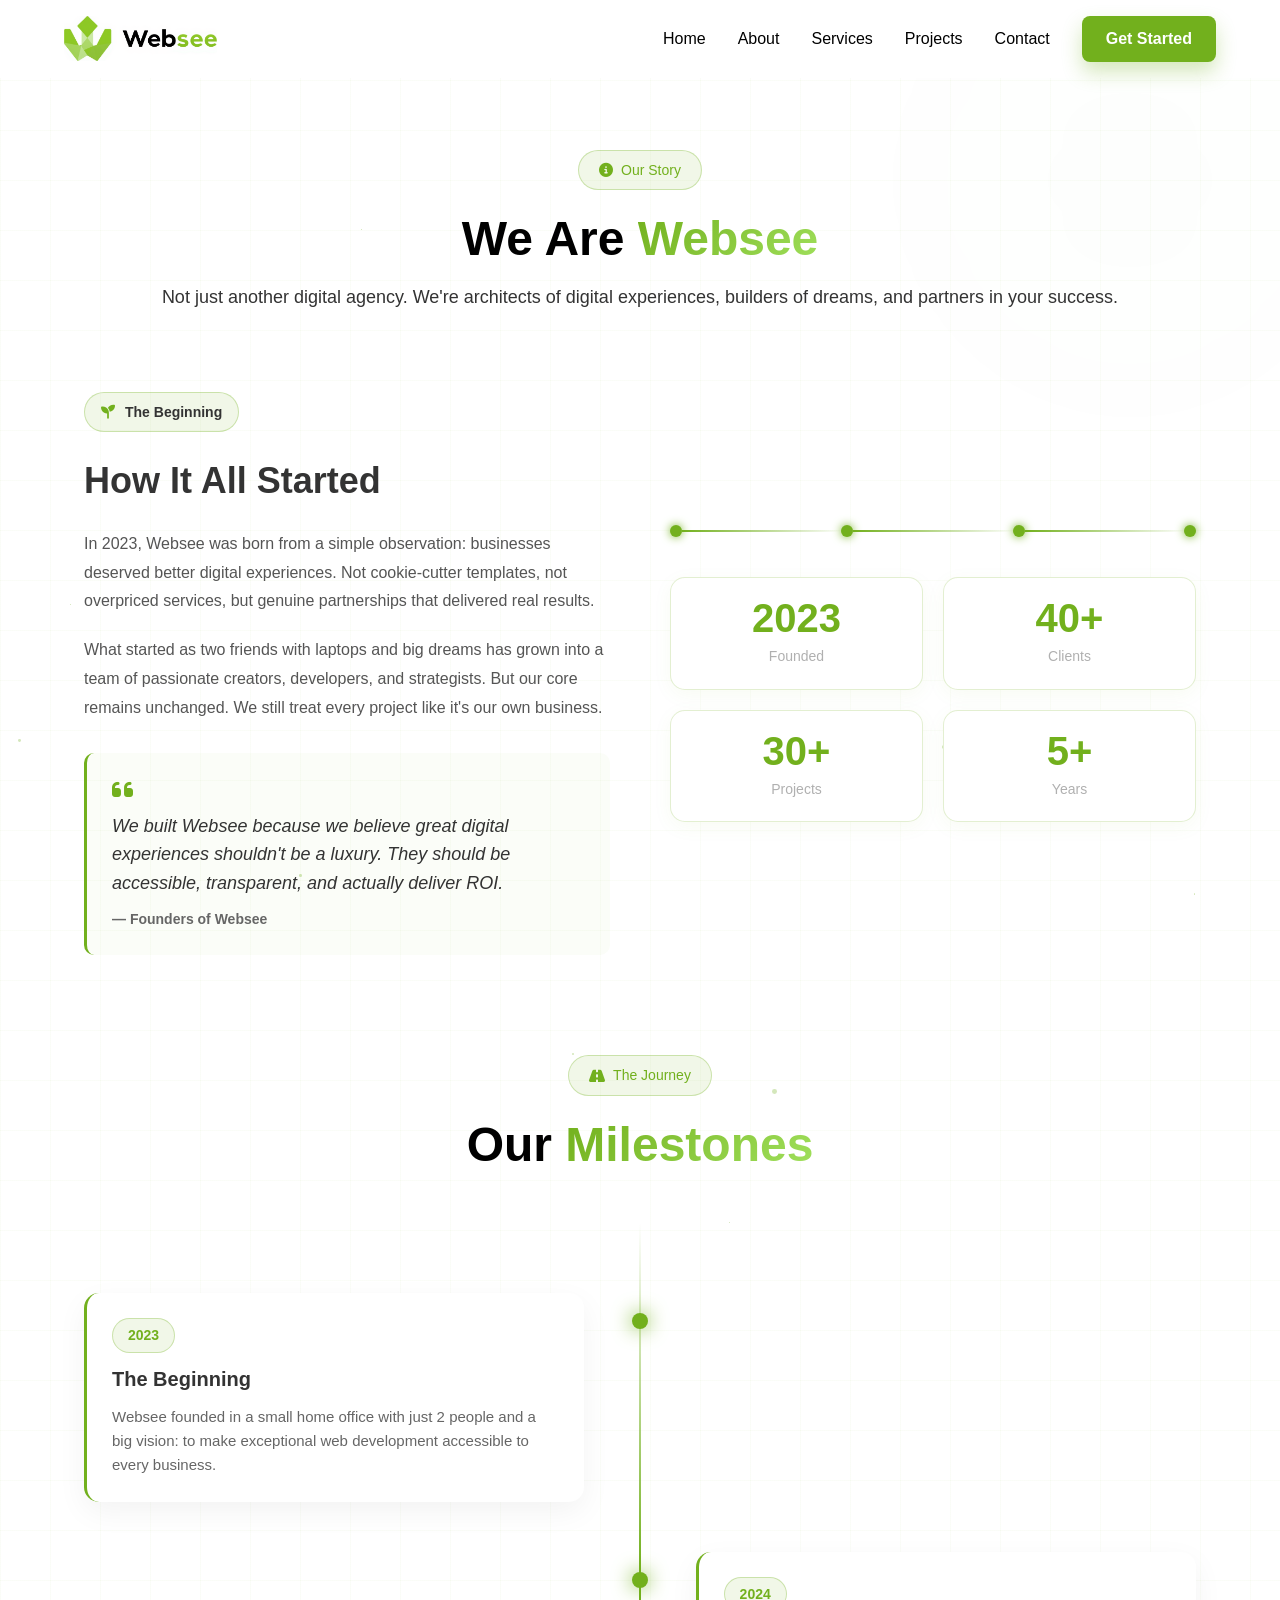
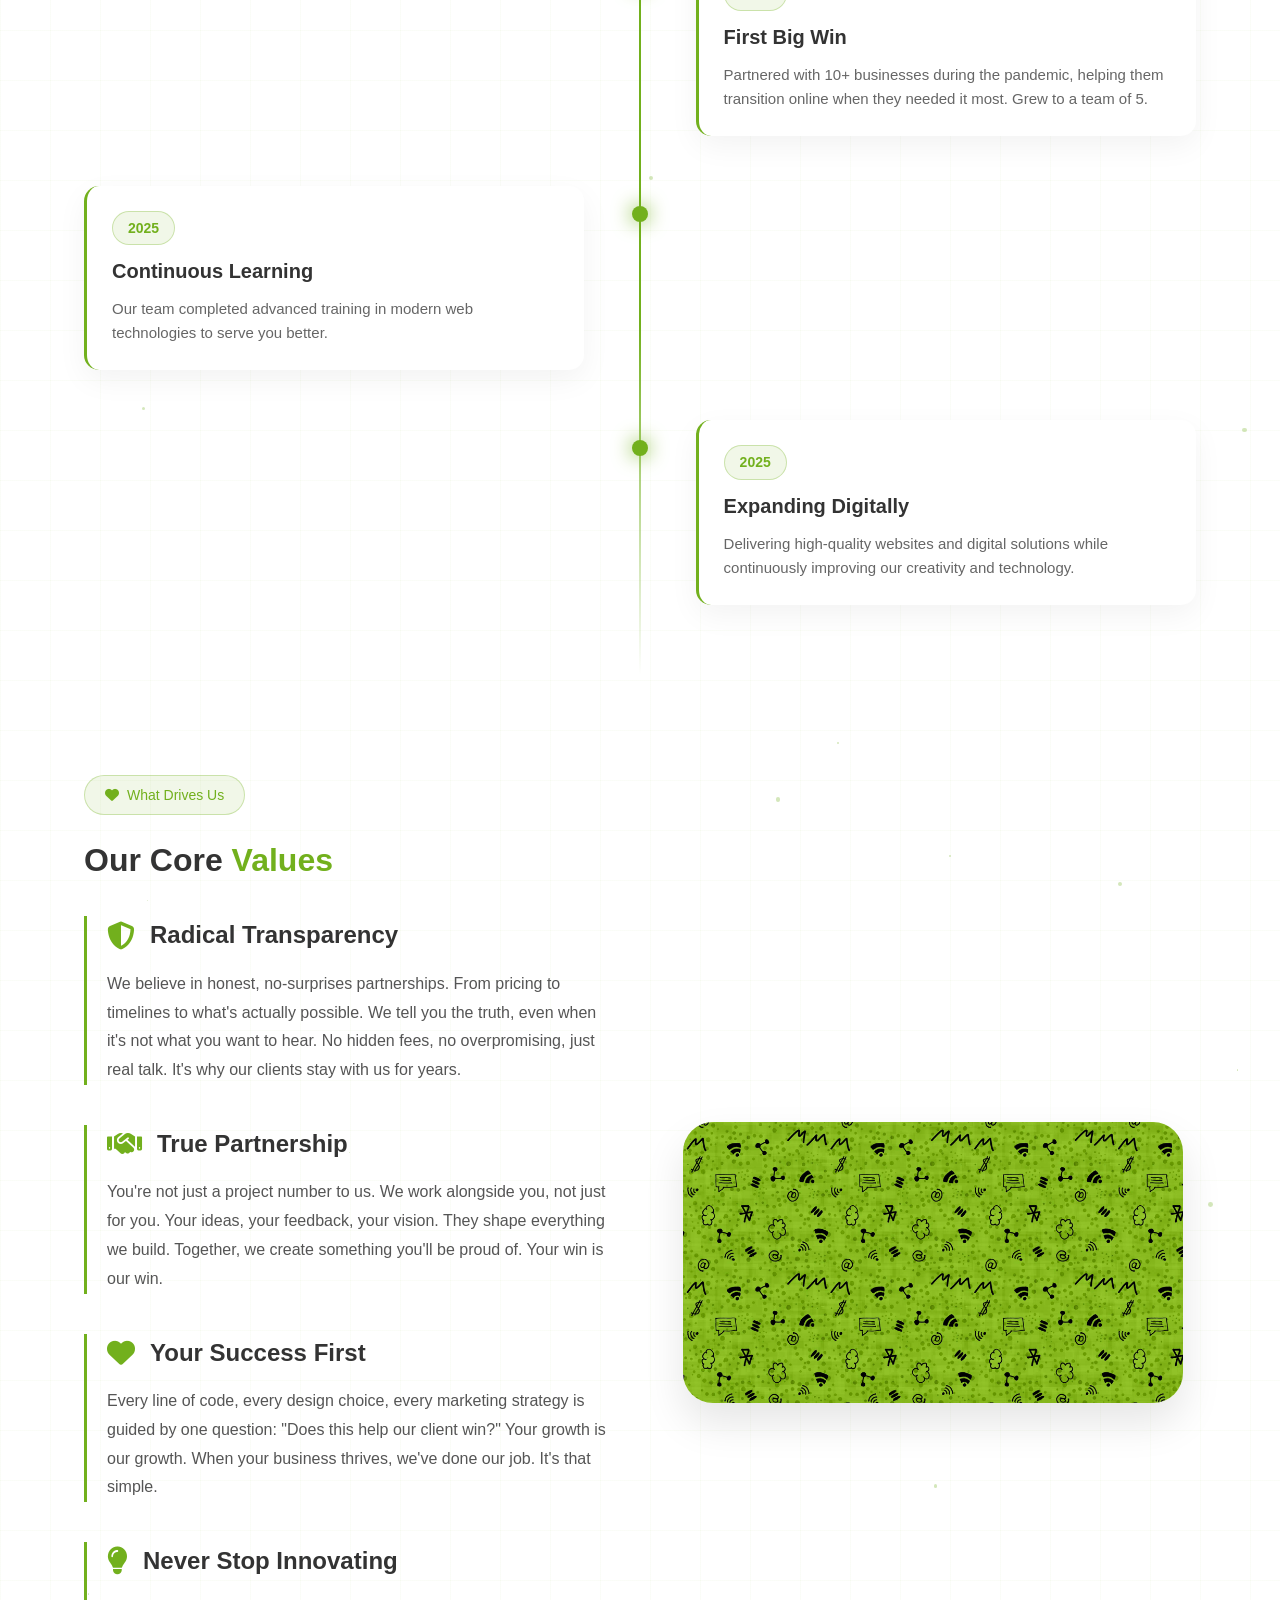
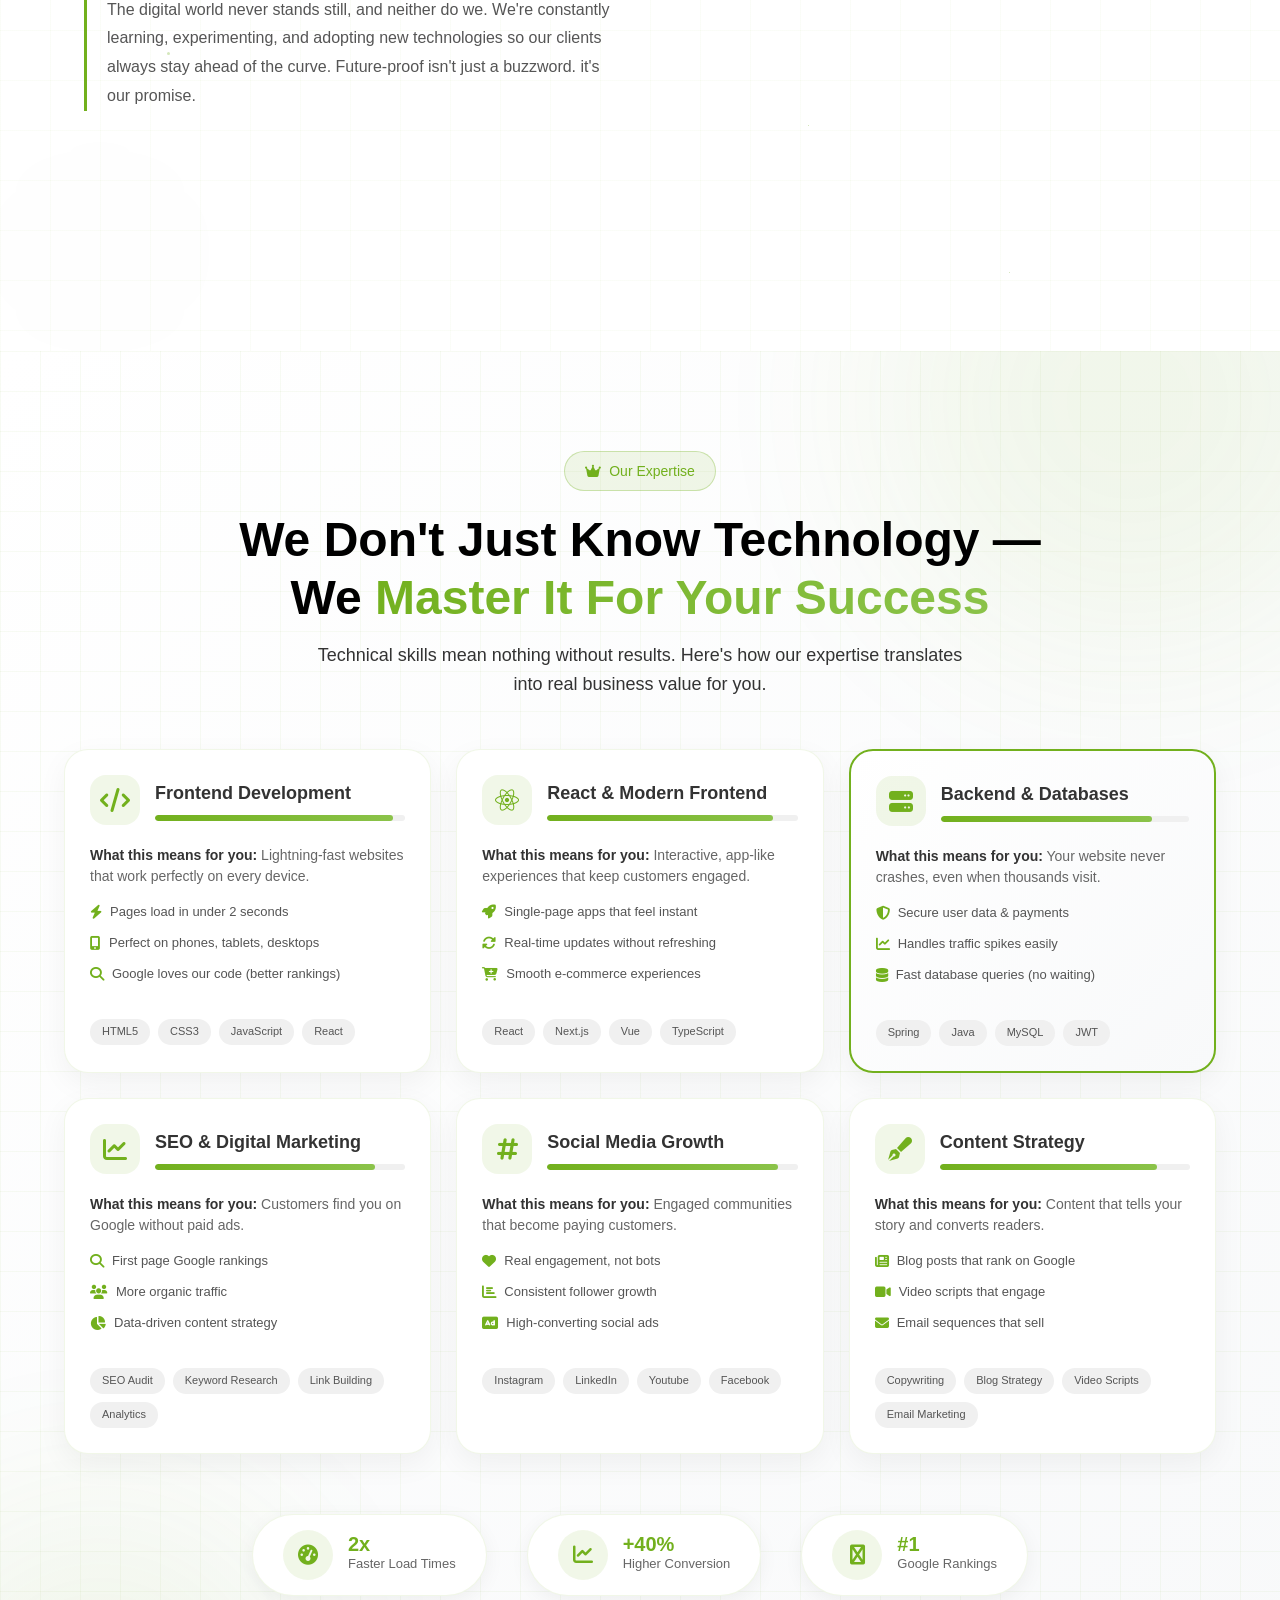
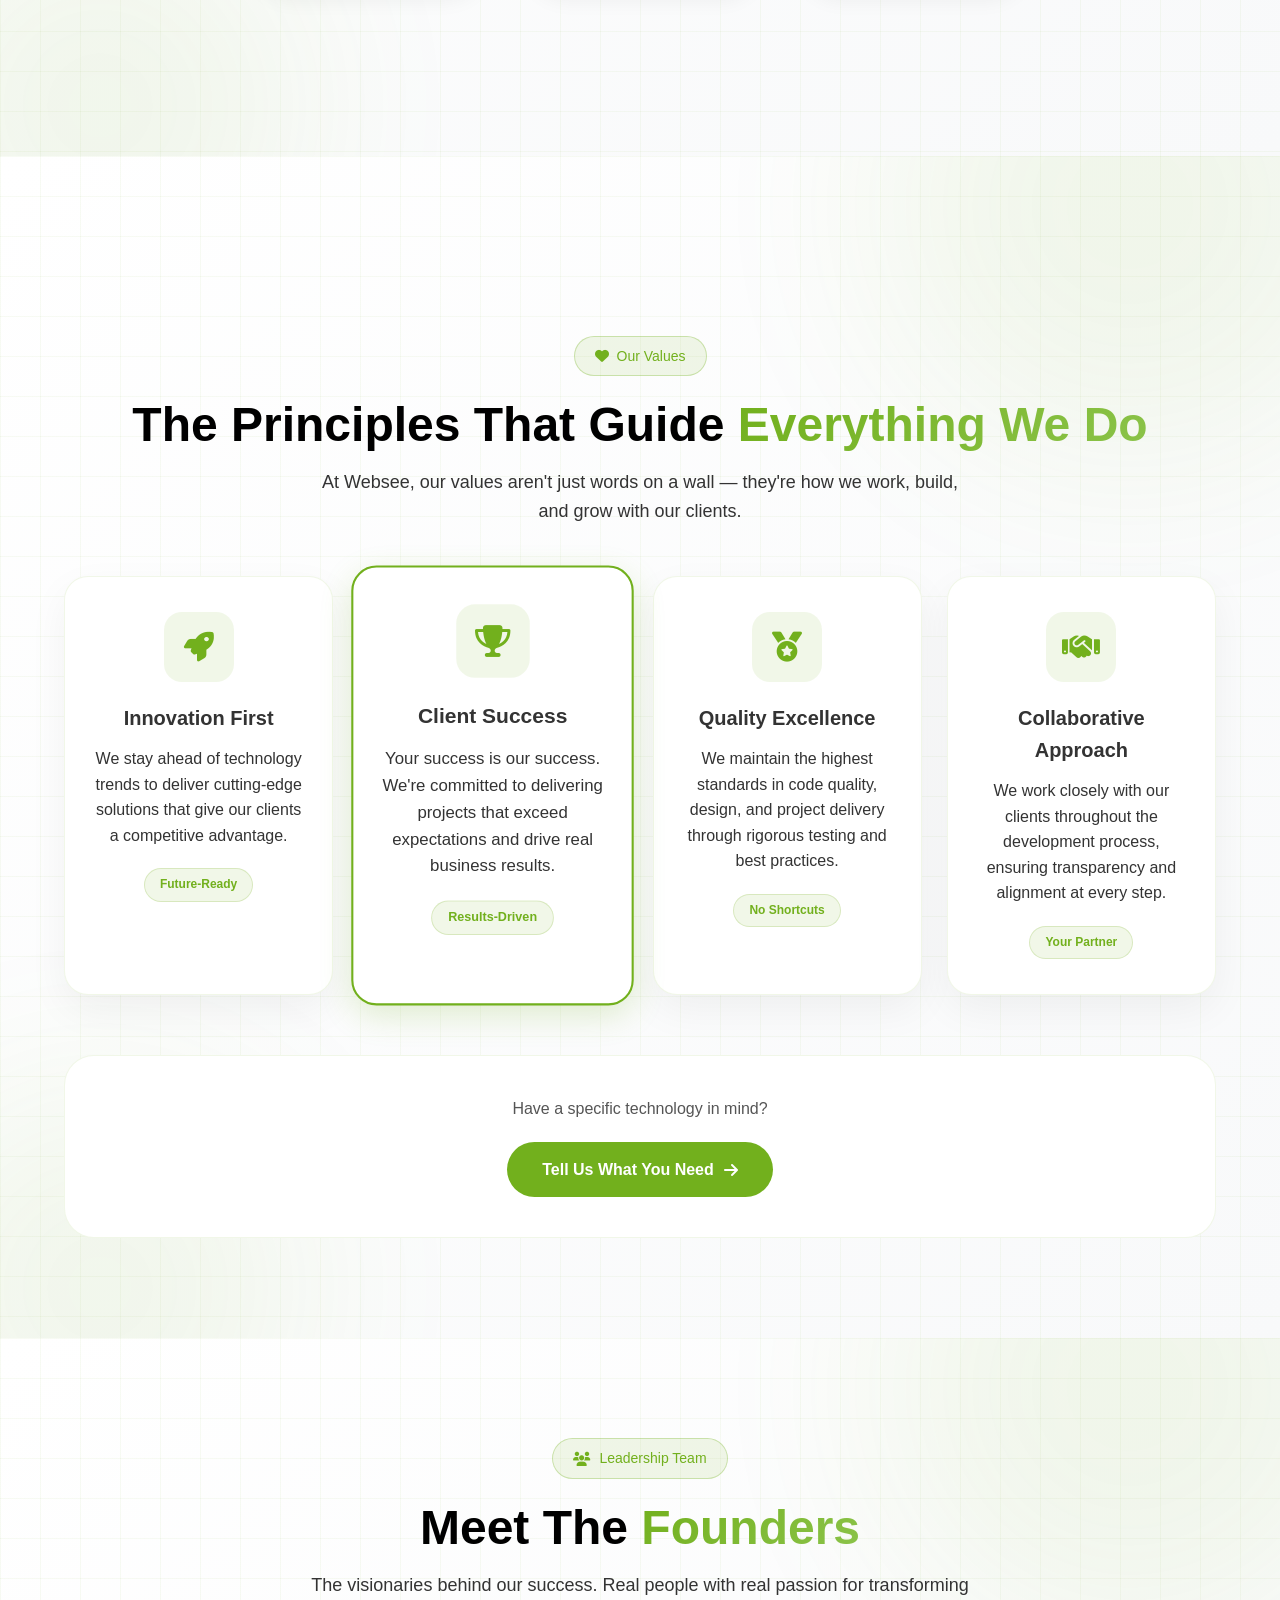
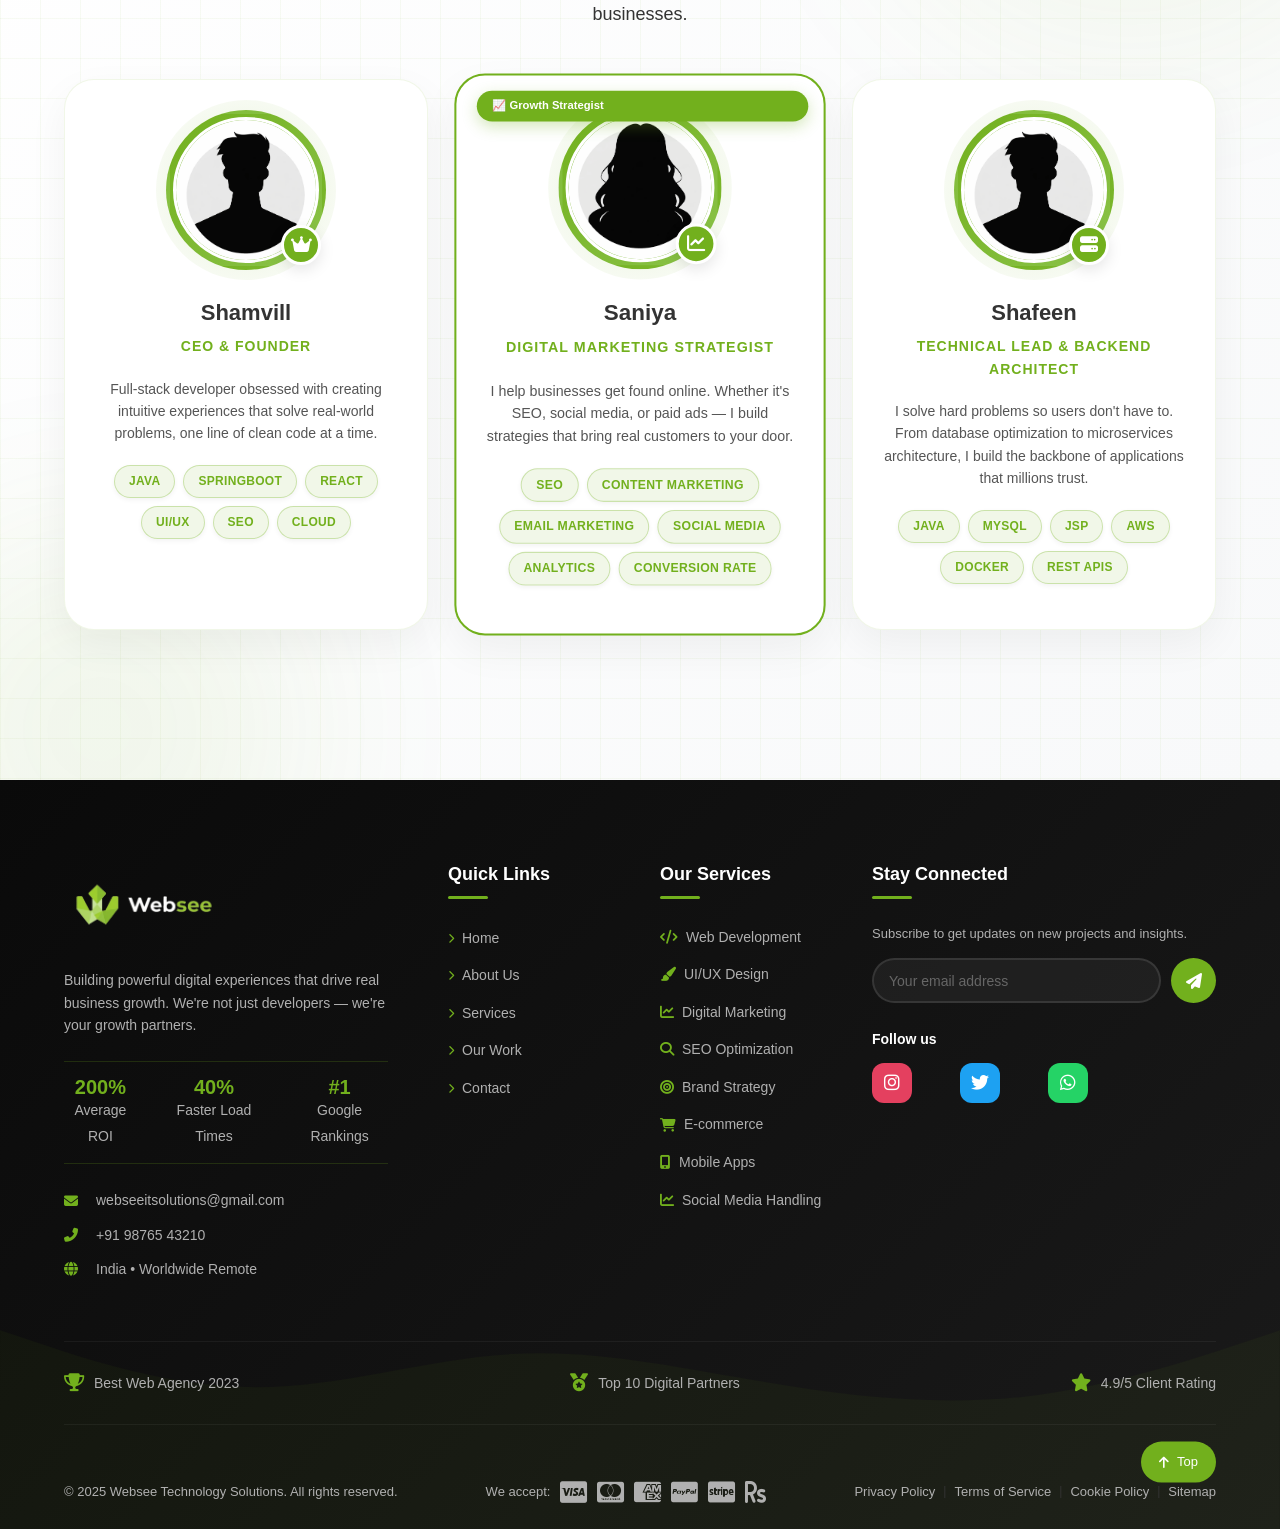
<file: pages/about.html>
<!DOCTYPE html>
<html lang="en">
<head>
    <meta charset="UTF-8">
    <meta name="viewport" content="width=device-width, initial-scale=1.0">
    <title>Digital Presence Builders | Web Development & Digital Marketing</title>
    
<link rel="stylesheet" href="../assets/css/responsive.css">
<link rel="stylesheet" href="../assets/css/testing.css">
<link rel="stylesheet" href="../assets/css/styles.css">
    <!-- Font Awesome for icons -->
    <link rel="stylesheet" href="https://cdnjs.cloudflare.com/ajax/libs/font-awesome/6.4.0/css/all.min.css">
</head>
<body>
    <!-- Navigation -->
    <nav class="navbar" id="navbar">
        <a href="/" class="logo">
        <img src="../images/Websee Logo Horizontal3.png" 
             alt="Websee" 
             class="logo-img">
    </a>
        <div class="nav-links" id="navLinks">
            <a href="../index.html">Home</a>
            <a href="#about">About</a>
            <a href="service.html">Services</a>
            <a href="projects.html">Projects</a>
            <a href="contactus.html">Contact</a>
            <a href="contactus.html" class="btn-primary">Get Started</a>
        </div>
          <div class="mobile-menu-btn" onclick="toggleMenu()">☰</div>
    </nav>
<div style="height: 30px; visibility: hidden;" id="about"></div>
<!-- About Section - Masterpiece Edition -->
<section class="about" id="about">
    <!-- Cinematic Background Elements -->
    <div class="about-background">
        <div class="about-orb orb1"></div>
        <div class="about-orb orb2"></div>
        <div class="about-orb orb3"></div>
        <div class="grid-overlay"></div>
        <div class="particles-container" id="particles"></div>
    </div>

    <div class="container">
        <!-- Section Header with Animation -->
        <div class="section-header reveal">
             <span class="section-badge">
                <i class="fas fa-info-circle"></i> Our Story
            </span> 
            <h2 class="section-title">We Are <span class="gradient-text" style="background: linear-gradient(135deg, #72b01d, #a0e05c); -webkit-background-clip: text; -webkit-text-fill-color: transparent;">Websee</span></h2>
            <p class="section-subtitle">Not just another digital agency. We're architects of digital experiences, builders of dreams, and partners in your success.</p>
        </div>
        
        <!-- The Origin Story - Cinematic -->
        <div class="origin-story reveal">
            <div class="origin-grid">
                <div class="origin-content">
                    <div class="origin-badge">
                        <i class="fas fa-seedling" style="color: #72b01d;"></i>
                        <span>The Beginning</span>
                    </div>
                    <h3>How It All Started</h3>
                    <p class="origin-text">In 2023, Websee was born from a simple observation: businesses deserved better digital experiences. Not cookie-cutter templates, not overpriced services, but genuine partnerships that delivered real results.</p>
                    <p class="origin-text">What started as two friends with laptops and big dreams has grown into a team of passionate creators, developers, and strategists. But our core remains unchanged. We still treat every project like it's our own business.</p>
                    
                    <div class="origin-quote">
                        <i class="fas fa-quote-left" style="color: #72b01d;"></i>
                        <p>We built Websee because we believe great digital experiences shouldn't be a luxury. They should be accessible, transparent, and actually deliver ROI.</p>
                        <div class="quote-author">— Founders of Websee</div>
                    </div>
                </div>
                <div class="origin-visual">
                    <div class="timeline-marker">
                        <div class="marker-dot" style="background: #72b01d;"></div>
                        <div class="marker-line"></div>
                        <div class="marker-dot" style="background: #72b01d;"></div>
                        <div class="marker-line"></div>
                        <div class="marker-dot" style="background: #72b01d;"></div>
                        <div class="marker-line"></div>
                        <div class="marker-dot" style="background: #72b01d;"></div>
                    </div>
                    <div class="origin-stats">
                        <div class="stat-card-small">
                            <span class="stat-number">2023</span>
                            <span class="stat-label">Founded</span>
                        </div>
                        <div class="stat-card-small">
                            <span class="stat-number">40+</span>
                            <span class="stat-label">Clients</span>
                        </div>
                        <div class="stat-card-small">
                            <span class="stat-number">30+</span>
                            <span class="stat-label">Projects</span>
                        </div>
                        <div class="stat-card-small">
                            <span class="stat-number">5+</span>
                            <span class="stat-label">Years</span>
                        </div>
                    </div>
                </div>
            </div>
        </div>

        <!-- The Journey Timeline -->
        <div class="journey-section reveal">
            <div class="section-header centered">
                <span class="section-badge">
                    <i class="fas fa-road"></i> The Journey
                </span>
                <h2 class="section-title">Our <span class="gradient-text" style="background: linear-gradient(135deg, #72b01d, #a0e05c); -webkit-background-clip: text; -webkit-text-fill-color: transparent;">Milestones</span></h2>
            </div>

            <div class="journey-timeline">
                <!-- Timeline Item 1 -->
                <div class="timeline-item left">
                    <div class="timeline-dot" style="background: #72b01d; box-shadow: 0 0 20px #72b01d;"></div>
                    <div class="timeline-content" style="border-left: 3px solid #72b01d;">
                        <div class="timeline-year">2023</div>
                        <h4>The Beginning</h4>
                        <p>Websee founded in a small home office with just 2 people and a big vision: to make exceptional web development accessible to every business.</p>
                    </div>
                </div>

                <!-- Timeline Item 2 -->
                <div class="timeline-item right">
                    <div class="timeline-dot" style="background: #72b01d; box-shadow: 0 0 20px #72b01d;"></div>
                    <div class="timeline-content" style="border-left: 3px solid #72b01d;">
                        <div class="timeline-year">2024</div>
                        <h4>First Big Win</h4>
                        <p>Partnered with 10+ businesses during the pandemic, helping them transition online when they needed it most. Grew to a team of 5.</p>
                    </div>
                </div>

               

               

                <!-- Timeline Item 5 -->
                <div class="timeline-item left">
                    <div class="timeline-dot" style="background: #72b01d; box-shadow: 0 0 20px #72b01d;"></div>
                    <div class="timeline-content" style="border-left: 3px solid #72b01d;">
                       <div class="timeline-year">2025</div>
<h4>Continuous Learning</h4>
<p>Our team completed advanced training in modern web technologies to serve you better.</p>
                    </div>
                </div>

                <!-- Timeline Item 6 -->
                <div class="timeline-item right">
                    <div class="timeline-dot" style="background: #72b01d; box-shadow: 0 0 20px #72b01d;"></div>
                    <div class="timeline-content" style="border-left: 3px solid #72b01d;">
                       <div class="timeline-year">2025</div>
<h4>Expanding Digitally</h4>
<p>Delivering high-quality websites and digital solutions while continuously improving our creativity and technology.</p>
</div>
                </div>
            </div>
        </div>

        <!-- The Team / Mission (Your original values enhanced) -->
        <div class="about-grid reveal">
            <!-- Left Content - Websee's Values (Enhanced) -->
            <div class="about-content">
                <div class="about-text">
                    <div class="section-badge" style="margin-bottom: 20px;">
                        <i class="fas fa-heart"></i> What Drives Us
                    </div>
                    <h3 style="font-size: 32px; margin-bottom: 30px; color: #333;">Our Core <span style="color: #72b01d;">Values</span></h3>
                    
                    <!-- Integrity - Enhanced -->
                    <div class="value-block" style="margin-bottom: 40px; position: relative; padding-left: 20px; border-left: 3px solid #72b01d;">
                        <h3 class="value-heading" style="font-size: 24px; margin-bottom: 15px; color: #333; display: flex; align-items: center;">
                            <i class="fas fa-shield-alt" style="color: #72b01d; margin-right: 15px; font-size: 28px;"></i> 
                            Radical Transparency
                        </h3>
                        <p style="color: #555; line-height: 1.8; font-size: 16px;">We believe in honest, no-surprises partnerships. From pricing to timelines to what's actually possible. We tell you the truth, even when it's not what you want to hear. No hidden fees, no overpromising, just real talk. It's why our clients stay with us for years.</p>
                    </div>
                    
                    <!-- Collaboration - Enhanced -->
                    <div class="value-block" style="margin-bottom: 40px; position: relative; padding-left: 20px; border-left: 3px solid #72b01d;">
                        <h3 class="value-heading" style="font-size: 24px; margin-bottom: 15px; color: #333; display: flex; align-items: center;">
                            <i class="fas fa-handshake" style="color: #72b01d; margin-right: 15px; font-size: 28px;"></i> 
                            True Partnership
                        </h3>
                        <p style="color: #555; line-height: 1.8; font-size: 16px;">You're not just a project number to us. We work alongside you, not just for you. Your ideas, your feedback, your vision. They shape everything we build. Together, we create something you'll be proud of. Your win is our win.</p>
                    </div>
                    
                    <!-- Customer Focus - Enhanced -->
                    <div class="value-block" style="margin-bottom: 40px; position: relative; padding-left: 20px; border-left: 3px solid #72b01d;">
                        <h3 class="value-heading" style="font-size: 24px; margin-bottom: 15px; color: #333; display: flex; align-items: center;">
                            <i class="fas fa-heart" style="color: #72b01d; margin-right: 15px; font-size: 28px;"></i> 
                            Your Success First
                        </h3>
                        <p style="color: #555; line-height: 1.8; font-size: 16px;">Every line of code, every design choice, every marketing strategy is guided by one question: "Does this help our client win?" Your growth is our growth. When your business thrives, we've done our job. It's that simple.</p>
                    </div>

                    <!-- New Value: Innovation -->
                    <div class="value-block" style="margin-bottom: 40px; position: relative; padding-left: 20px; border-left: 3px solid #72b01d;">
                        <h3 class="value-heading" style="font-size: 24px; margin-bottom: 15px; color: #333; display: flex; align-items: center;">
                            <i class="fas fa-lightbulb" style="color: #72b01d; margin-right: 15px; font-size: 28px;"></i> 
                            Never Stop Innovating
                        </h3>
                        <p style="color: #555; line-height: 1.8; font-size: 16px;">The digital world never stands still, and neither do we. We're constantly learning, experimenting, and adopting new technologies so our clients always stay ahead of the curve. Future-proof isn't just a buzzword. it's our promise.</p>
                    </div>
                </div>
            </div>

            <!-- RIGHT SIDE - Enhanced Visuals -->
            <!-- RIGHT SIDE - Image Visual -->
<!-- RIGHT SIDE - Just Image -->
<div class="about-visual">
    <img src="../images/chenspec-internet-6556546_1920.jpg" alt="Websee Team" style="width: 100%; max-width: 500px; border-radius: 30px; box-shadow: 0 20px 40px rgba(0,0,0,0.1);">
</div>
        </div>

        <!-- Final CTA - Enhanced -->
        <!-- <div class="cta-modern reveal" style="background: linear-gradient(135deg, rgba(114, 176, 29, 0.05), rgba(114, 176, 29, 0.1)); border: 1px solid #72b01d;">
            <div class="cta-content">
                <h3 style="color: #333;">Ready to build something meaningful together?</h3>
                <p style="color: #666;">Join 100+ businesses that have trusted us with their digital growth</p>
                <a href="contactus.html" class="cta-button-modern" style="background: #72b01d; color: white;">
                    <span>Let's Talk</span>
                    <i class="fas fa-arrow-right"></i>
                </a>
            </div>
        </div> -->
    </div>
</section>

<section class="expertise" id="expertise">
    <!-- Animated Background -->
    <div class="expertise-background">
        <div class="expertise-orb orb1"></div>
        <div class="expertise-orb orb2"></div>
        <div class="pattern-grid"></div>
    </div>

    <div class="container">
        <!-- Section Header -->
        <div class="section-header">
            <span class="section-badge">
                <i class="fas fa-crown"></i> Our Expertise
            </span>
            <h2 class="section-title">We Don't Just Know Technology — <br>We <span class="gradient-text">Master It For Your Success</span></h2>
            <p class="section-subtitle">Technical skills mean nothing without results. Here's how our expertise translates into real business value for you.</p>
        </div>

       

        <!-- Main Skills Grid - Client-Focused -->
        <div class="expertise-grid">
            <!-- Skill 1 - HTML/CSS/JavaScript -->
            <div class="expertise-card">
                <div class="card-header">
                    <div class="skill-icon">
                        <i class="fas fa-code"></i>
                    </div>
                    <div class="skill-title">
                        <h3>Frontend Development</h3>
                        <div class="skill-level">
                            <span class="level-bar" style="width: 95%"></span>
                        </div>
                    </div>
                </div>
                <div class="card-content">
                    <p class="skill-description">
                        <strong>What this means for you:</strong> Lightning-fast websites that work perfectly on every device.
                    </p>
                    <ul class="skill-benefits">
                        <li><i class="fas fa-bolt"></i> Pages load in under 2 seconds</li>
                        <li><i class="fas fa-mobile-alt"></i> Perfect on phones, tablets, desktops</li>
                        <li><i class="fas fa-search"></i> Google loves our code (better rankings)</li>
                    </ul>
                    <div class="skill-tags">
                        <span>HTML5</span>
                        <span>CSS3</span>
                        <span>JavaScript</span>
                        <span>React</span>
                    </div>
                </div>
            </div>

            <!-- Skill 2 - React/Frontend -->
            <div class="expertise-card">
                <div class="card-header">
                    <div class="skill-icon">
                       <i class="fab fa-react"></i>
                    </div>
                    <div class="skill-title">
                        <h3>React & Modern Frontend</h3>
                        <div class="skill-level">
                            <span class="level-bar" style="width: 90%"></span>
                        </div>
                    </div>
                </div>
                <div class="card-content">
                    <p class="skill-description">
                        <strong>What this means for you:</strong> Interactive, app-like experiences that keep customers engaged.
                    </p>
                    <ul class="skill-benefits">
                        <li><i class="fas fa-rocket"></i> Single-page apps that feel instant</li>
                        <li><i class="fas fa-sync-alt"></i> Real-time updates without refreshing</li>
                        <li><i class="fas fa-cart-plus"></i> Smooth e-commerce experiences</li>
                    </ul>
                    <div class="skill-tags">
                        <span>React</span>
                        <span>Next.js</span>
                        <span>Vue</span>
                        <span>TypeScript</span>
                    </div>
                </div>
            </div>

            <!-- Skill 3 - Backend Basics (Featured - Shows what backend really means) -->
            <div class="expertise-card featured">
               
                <div class="card-header">
                    <div class="skill-icon">
                        <i class="fas fa-server"></i>
                    </div>
                    <div class="skill-title">
                        <h3>Backend & Databases</h3>
                        <div class="skill-level">
                            <span class="level-bar" style="width: 85%"></span>
                        </div>
                    </div>
                </div>
                <div class="card-content">
                    <p class="skill-description">
                        <strong>What this means for you:</strong> Your website never crashes, even when thousands visit.
                    </p>
                    <ul class="skill-benefits">
                        <li><i class="fas fa-shield-alt"></i> Secure user data & payments</li>
                        <li><i class="fas fa-chart-line"></i> Handles traffic spikes easily</li>
                        <li><i class="fas fa-database"></i> Fast database queries (no waiting)</li>
                    </ul>
                    <div class="skill-tags">
                        <span>Spring</span>
                        <span>Java</span>
                        <span>MySQL</span>
                        <span>JWT</span>
                    </div>
                </div>
            </div>

            <!-- Skill 4 - SEO & Marketing -->
            <div class="expertise-card">
                <div class="card-header">
                    <div class="skill-icon">
                        <i class="fas fa-chart-line"></i>
                    </div>
                    <div class="skill-title">
                        <h3>SEO & Digital Marketing</h3>
                        <div class="skill-level">
                            <span class="level-bar" style="width: 88%"></span>
                        </div>
                    </div>
                </div>
                <div class="card-content">
                    <p class="skill-description">
                        <strong>What this means for you:</strong> Customers find you on Google without paid ads.
                    </p>
                    <ul class="skill-benefits">
                        <li><i class="fas fa-search"></i> First page Google rankings</li>
                        <li><i class="fas fa-users"></i> More organic traffic</li>
                        <li><i class="fas fa-chart-pie"></i> Data-driven content strategy</li>
                    </ul>
                    <div class="skill-tags">
                        <span>SEO Audit</span>
                        <span>Keyword Research</span>
                        <span>Link Building</span>
                        <span>Analytics</span>
                    </div>
                </div>
            </div>

            <!-- Skill 5 - Social Media Growth -->
            <div class="expertise-card">
                <div class="card-header">
                    <div class="skill-icon">
                        <i class="fas fa-hashtag"></i>
                    </div>
                    <div class="skill-title">
                        <h3>Social Media Growth</h3>
                        <div class="skill-level">
                            <span class="level-bar" style="width: 92%"></span>
                        </div>
                    </div>
                </div>
                <div class="card-content">
                    <p class="skill-description">
                        <strong>What this means for you:</strong> Engaged communities that become paying customers.
                    </p>
                    <ul class="skill-benefits">
                        <li><i class="fas fa-heart"></i> Real engagement, not bots</li>
                        <li><i class="fas fa-chart-bar"></i> Consistent follower growth</li>
                        <li><i class="fas fa-ad"></i> High-converting social ads</li>
                    </ul>
                    <div class="skill-tags">
                        <span>Instagram</span>
                        <span>LinkedIn</span>
                        <span>Youtube</span>
                        <span>Facebook</span>
                    </div>
                </div>
            </div>

            <!-- Skill 6 - Content Strategy -->
            <div class="expertise-card">
                <div class="card-header">
                    <div class="skill-icon">
                        <i class="fas fa-pen-fancy"></i>
                    </div>
                    <div class="skill-title">
                        <h3>Content Strategy</h3>
                        <div class="skill-level">
                            <span class="level-bar" style="width: 87%"></span>
                        </div>
                    </div>
                </div>
                <div class="card-content">
                    <p class="skill-description">
                        <strong>What this means for you:</strong> Content that tells your story and converts readers.
                    </p>
                    <ul class="skill-benefits">
                        <li><i class="fas fa-newspaper"></i> Blog posts that rank on Google</li>
                        <li><i class="fas fa-video"></i> Video scripts that engage</li>
                        <li><i class="fas fa-envelope"></i> Email sequences that sell</li>
                    </ul>
                    <div class="skill-tags">
                        <span>Copywriting</span>
                        <span>Blog Strategy</span>
                        <span>Video Scripts</span>
                        <span>Email Marketing</span>
                    </div>
                </div>
            </div>
        </div>

        <!-- Expertise Stats - Visual Impact -->
        <div class="expertise-stats">
            <div class="stat-block">
                <div class="stat-icon">
                    <i class="fas fa-tachometer-alt"></i>
                </div>
                <div class="stat-detail">
                    <span class="stat-value">2x</span>
                    <span class="stat-name">Faster Load Times</span>
                </div>
            </div>
            <div class="stat-block">
                <div class="stat-icon">
                    <i class="fas fa-chart-line"></i>
                </div>
                <div class="stat-detail">
                    <span class="stat-value">+40%</span>
                    <span class="stat-name">Higher Conversion</span>
                </div>
            </div>
            <div class="stat-block">
                <div class="stat-icon">
                    <i class="fas fa-google"></i>
                </div>
                <div class="stat-detail">
                    <span class="stat-value">#1</span>
                    <span class="stat-name">Google Rankings</span>
                </div>
            </div>
        </div>

        

      
    </div>
</section>


<section class="expertise" id="expertise">
    <!-- Animated Background -->
    <div class="expertise-background">
        <div class="expertise-orb orb1"></div>
        <div class="expertise-orb orb2"></div>
        <div class="pattern-grid"></div>
    </div>

    <div class="container">


        <!-- ===== NEW VALUES SECTION ===== -->
        <div class="values-section">
            <div class="section-header centered">
                <span class="section-badge">
                    <i class="fas fa-heart"></i> Our Values
                </span>
                <h2 class="section-title">The Principles That Guide <span class="gradient-text">Everything We Do</span></h2>
                <p class="section-subtitle">At Websee, our values aren't just words on a wall — they're how we work, build, and grow with our clients.</p>
            </div>
            
            <div class="values-grid">
                <!-- Value 1: Innovation First -->
                <div class="value-card">
                    <div class="value-icon-wrapper">
                        <div class="value-icon">
                            <i class="fas fa-rocket"></i>
                        </div>
                    </div>
                    <h3>Innovation First</h3>
                    <p>We stay ahead of technology trends to deliver cutting-edge solutions that give our clients a competitive advantage.</p>
                    <div class="value-footer">
                        <span class="value-tag">Future-Ready</span>
                    </div>
                </div>

                <!-- Value 2: Client Success -->
                <div class="value-card featured">
                    <div class="value-icon-wrapper">
                        <div class="value-icon">
                            <i class="fas fa-trophy"></i>
                        </div>
                    </div>
                    <h3>Client Success</h3>
                    <p>Your success is our success. We're committed to delivering projects that exceed expectations and drive real business results.</p>
                    <div class="value-footer">
                        <span class="value-tag">Results-Driven</span>
                    </div>
                </div>

                <!-- Value 3: Quality Excellence -->
                <div class="value-card">
                    <div class="value-icon-wrapper">
                        <div class="value-icon">
                            <i class="fas fa-medal"></i>
                        </div>
                    </div>
                    <h3>Quality Excellence</h3>
                    <p>We maintain the highest standards in code quality, design, and project delivery through rigorous testing and best practices.</p>
                    <div class="value-footer">
                        <span class="value-tag">No Shortcuts</span>
                    </div>
                </div>

                <!-- Value 4: Collaborative Approach -->
                <div class="value-card">
                    <div class="value-icon-wrapper">
                        <div class="value-icon">
                            <i class="fas fa-handshake"></i>
                        </div>
                    </div>
                    <h3>Collaborative Approach</h3>
                    <p>We work closely with our clients throughout the development process, ensuring transparency and alignment at every step.</p>
                    <div class="value-footer">
                        <span class="value-tag">Your Partner</span>
                    </div>
                </div>
            </div>
        </div>

       

        
        

        <!-- Simple CTA -->
        <div class="expertise-cta">
            <p>Have a specific technology in mind?</p>
            <a href="contactus.html" class="expertise-cta-btn">
                <span>Tell Us What You Need</span>
                <i class="fas fa-arrow-right"></i>
            </a>
        </div>
    </div>
</section>
   
    <!-- Founders Section - Modern & Trust-Building -->
<section class="founders" id="founders">
    <!-- Animated Background -->
    <div class="founders-background">
        <div class="founders-orb orb1"></div>
        <div class="founders-orb orb2"></div>
        <div class="pattern-grid"></div>
    </div>

    <div class="container">
        <!-- Section Header -->
        <div class="section-header">
            <span class="section-badge">
                <i class="fas fa-users"></i> Leadership Team
            </span>
            <h2 class="section-title">Meet The <span class="gradient-text">Founders</span></h2>
            <p class="section-subtitle">The visionaries behind our success. Real people with real passion for transforming businesses.</p>
        </div>
        
        <!-- Founders Grid -->
        <div class="founders-grid">
      
<div class="founder-card">
    <div class="card-inner">
        <div class="founder-image-wrapper">
            <div class="founder-image">
                <img src="../images/avatarmale.png" alt="Shamvill Khan">
            </div>
            <div class="image-pattern"></div>
            <div class="founder-badge">
                <i class="fas fa-crown"></i>
            </div>
        </div>
        
        <div class="founder-info">
            <h3>Shamvill</h3>
            <div class="founder-role">CEO & Founder</div>
            
            <p class="founder-bio">Full-stack developer obsessed with creating intuitive experiences that solve real-world problems, one line of clean code at a time.</p>
            
            <!-- ===== EXPERTISE TAGS SECTION ===== -->
            <div class="expertise-tags">
                <span class="expertise-tag">Java</span>
                <span class="expertise-tag">Springboot</span>
                <span class="expertise-tag">React</span>
                <span class="expertise-tag">UI/UX</span>
                <span class="expertise-tag">SEO</span>
                <span class="expertise-tag">Cloud</span>
            </div>
            
           
            
            
        </div>
    </div>
</div>

           <!-- Founder 2 - Fatima Alia (Digital Marketing Expert) -->
<div class="founder-card featured">
    <div class="featured-tag">📈 Growth Strategist</div>
    <div class="card-inner">
        <div class="founder-image-wrapper">
            <div class="founder-image">
                <img src="../images/avatarfemale.png" alt="Fatima Alia">
            </div>
            <div class="image-pattern"></div>
            <div class="founder-badge">
                <i class="fas fa-chart-line"></i>
            </div>
        </div>
        
        <div class="founder-info">
            <h3>Saniya</h3>
            <div class="founder-role">Digital Marketing Strategist</div>
            
            
            
            
            <!-- New Paragraph for Digital Marketer -->
            <p class="founder-bio">I help businesses get found online. Whether it's SEO, social media, or paid ads — I build strategies that bring real customers to your door.</p>
            <!-- Skills Tags for Digital Marketer -->
            <div class="expertise-tags">
                <span class="expertise-tag">SEO</span>
            
                <span class="expertise-tag">Content Marketing</span>
                <span class="expertise-tag">Email Marketing</span>
                <span class="expertise-tag">Social Media</span>
                <span class="expertise-tag">Analytics</span>
                <span class="expertise-tag">Conversion Rate</span>
            </div>
            
           
        </div>
    </div>
</div>

            <!-- Founder 3 - Shagir Williams (Backend Developer & Technical Lead) -->
<div class="founder-card">
    <div class="card-inner">
        <div class="founder-image-wrapper">
            <div class="founder-image">
                <img src="../images/avatarmale.png" alt="Shafeen">
            </div>
            <div class="image-pattern"></div>
            <div class="founder-badge">
                <i class="fas fa-server"></i>
            </div>
        </div>
        
        <div class="founder-info">
            <h3>Shafeen</h3>
            <div class="founder-role">Technical Lead & Backend Architect</div>
            
       
            
            <p class="founder-bio">I solve hard problems so users don't have to. From database optimization to microservices architecture, I build the backbone of applications that millions trust.</p>
            <!-- Skills Tags for Backend Developer -->
            <div class="expertise-tags">
             
                <span class="expertise-tag">Java</span>
                <span class="expertise-tag">MySQL</span>
                <span class="expertise-tag">JSP</span>
                <span class="expertise-tag">AWS</span>
                <span class="expertise-tag">Docker</span>
                <span class="expertise-tag">REST APIs</span>
            </div>
            
        </div>
    </div>
</div>
        </div>

        <!-- Trust Badges / Company Achievements
        <div class="company-achievements">
            <div class="achievement-item">
                <i class="fas fa-trophy"></i>
                <div class="achievement-text">
                    <span class="achievement-number">15+</span>
                    <span class="achievement-label">Industry Awards</span>
                </div>
            </div>
            <div class="achievement-item">
                <i class="fas fa-smile"></i>
                <div class="achievement-text">
                    <span class="achievement-number">100+</span>
                    <span class="achievement-label">Happy Clients</span>
                </div>
            </div>
            <div class="achievement-item">
                <i class="fas fa-clock"></i>
                <div class="achievement-text">
                    <span class="achievement-number">5+</span>
                    <span class="achievement-label">Years Strong</span>
                </div>
            </div>
            <div class="achievement-item">
                <i class="fas fa-globe"></i>
                <div class="achievement-text">
                    <span class="achievement-number">12+</span>
                    <span class="achievement-label">Countries</span>
                </div>
            </div>
        </div> -->

        <!-- Join Team CTA -->
        <!-- <div class="join-team">
            <div class="join-content">
                <h3>Want to work with these amazing humans?</h3>
                <p>We're always looking for talented people who share our passion.</p>
                <a href="contactus.html" class="join-btn">
                    <span>Join Our Team</span>
                    <i class="fas fa-arrow-right"></i>
                </a>
            </div>
        </div> -->
    </div>
</section>
   <!-- Footer - Ultimate Edition -->
<footer class="footer">
    <!-- Animated Wave Background -->
    <div class="footer-wave">
        <svg xmlns="http://www.w3.org/2000/svg" viewBox="0 0 1440 320">
            <path fill="#72b01d" fill-opacity="0.05" d="M0,96L48,112C96,128,192,160,288,160C384,160,480,128,576,122.7C672,117,768,139,864,154.7C960,171,1056,181,1152,170.7C1248,160,1344,128,1392,112L1440,96L1440,320L1392,320C1344,320,1248,320,1152,320C1056,320,960,320,864,320C768,320,672,320,576,320C480,320,384,320,288,320C192,320,96,320,48,320L0,320Z"></path>
        </svg>
    </div>

    <div class="footer-container">
        <!-- Main Footer Content -->
        <div class="footer-main">
            <!-- Column 1 - Company Info with LOGO IMAGE -->
            <div class="footer-col brand-col">
                <!-- ===== YOUR LOGO IMAGE HERE ===== -->
                <div class="footer-logo">
                    <img src="../images/logofooter.png" 
                         alt="Websee Technology Solutions" 
                         class="footer-logo-img"
                         width="160"
                         height="auto">
                </div>
                
                <p class="company-description">Building powerful digital experiences that drive real business growth. We're not just developers — we're your growth partners.</p>
                
              <!-- Company Results Stats -->
<div class="company-stats">
    <div class="stat-item">
        <span class="stat-value">200%</span>
        <span class="stat-label">Average ROI</span>
    </div>
    <div class="stat-item">
        <span class="stat-value">40%</span>
        <span class="stat-label">Faster Load Times</span>
    </div>
    <div class="stat-item">
        <span class="stat-value">#1</span>
        <span class="stat-label">Google Rankings</span>
    </div>
</div>

                <!-- Contact Info -->
                <div class="footer-contact">
                    <div class="contact-item">
                        <i class="fas fa-envelope"></i>
                        <a href="mailto:webseeitsolutions@gmail.com">webseeitsolutions@gmail.com</a>
                    </div>
                    <div class="contact-item">
                        <i class="fas fa-phone-alt"></i>
                        <a href="tel:+919876543210">+91 98765 43210</a>
                    </div>
                    <div class="contact-item">
                        <i class="fas fa-globe"></i>
                        <span>India • Worldwide Remote</span>
                    </div>
                </div>
            </div>

            <!-- Column 2 - Quick Links -->
            <div class="footer-col">
                <h4 class="footer-title">Quick Links</h4>
                <ul class="footer-links">
                    <li><a href="index.html"><i class="fas fa-chevron-right"></i> Home</a></li>
                    <li><a href="./pages/about.html"><i class="fas fa-chevron-right"></i> About Us</a></li>
                    <li><a href="./pages/service.html"><i class="fas fa-chevron-right"></i> Services</a></li>
                    <li><a href="./pages/projects.html"><i class="fas fa-chevron-right"></i> Our Work</a></li>
                    <li><a href="./pages/contactus.html"><i class="fas fa-chevron-right"></i> Contact</a></li>
                </ul>
            </div>

            <!-- Column 3 - Services -->
            <div class="footer-col">
                <h4 class="footer-title">Our Services</h4>
                <ul class="footer-links services-links">
                    <li><a href="#"><i class="fas fa-code"></i> Web Development</a></li>
                    <li><a href="#"><i class="fas fa-paint-brush"></i> UI/UX Design</a></li>
                    <li><a href="#"><i class="fas fa-chart-line"></i> Digital Marketing</a></li>
                    <li><a href="#"><i class="fas fa-search"></i> SEO Optimization</a></li>
                    <li><a href="#"><i class="fas fa-bullseye"></i> Brand Strategy</a></li>
                    <li><a href="#"><i class="fas fa-shopping-cart"></i> E-commerce</a></li>
                    <li><a href="#"><i class="fas fa-mobile-alt"></i> Mobile Apps</a></li>
                    <li><a href="#"><i class="fas fa-chart-line"></i> Social Media Handling</a></li>
                </ul>
            </div>

            <!-- Column 4 - Newsletter & Social -->
            <div class="footer-col">
                <h4 class="footer-title">Stay Connected</h4>
                <p class="newsletter-text">Subscribe to get updates on new projects and insights.</p>
                
                <form class="newsletter-form">
                    <div class="input-group">
                        <input type="email" placeholder="Your email address" required>
                        <button type="submit" class="newsletter-btn">
                            <i class="fas fa-paper-plane"></i>
                        </button>
                    </div>
                </form>

                <!-- Social Links -->
                <div class="social-section">
                    <h5 class="social-title">Follow us</h5>
                    <div class="social-grid" style="grid-template-columns: repeat(4, 1fr);">
                        <a href="https://www.instagram.com/webseeworld" class="social-link instagram" target="_blank">
                            <i class="fab fa-instagram"></i>
                        </a>
                        <!-- <a href="#" class="social-link linkedin" target="_blank">
                            <i class="fab fa-linkedin-in"></i>
                        </a> -->
                        <a href="https://x.com/webseeworld" class="social-link twitter" target="_blank">
                            <i class="fab fa-twitter"></i>
                        </a>
                        <a href="#" class="social-link whatsapp" target="_blank">
                            <i class="fab fa-whatsapp"></i>
                        </a>
                    </div>
                </div>
            </div>
        </div>

        <!-- Awards & Recognition Bar -->
        <div class="awards-bar">
            <div class="award-item">
                <i class="fas fa-trophy"></i>
                <span>Best Web Agency 2023</span>
            </div>
            <div class="award-item">
                <i class="fas fa-medal"></i>
                <span>Top 10 Digital Partners</span>
            </div>
            <div class="award-item">
                <i class="fas fa-star"></i>
                <span>4.9/5 Client Rating</span>
            </div>
        </div>

        <!-- Footer Bottom -->
        <div class="footer-bottom">
            <div class="bottom-content">
                <div class="copyright">
                    <p>&copy; 2025 Websee Technology Solutions. All rights reserved.</p>
                </div>

                <div class="payment-methods">
                    <span>We accept:</span>
                    <i class="fab fa-cc-visa"></i>
                    <i class="fab fa-cc-mastercard"></i>
                    <i class="fab fa-cc-amex"></i>
                    <i class="fab fa-cc-paypal"></i>
                    <i class="fab fa-cc-stripe"></i>
                    <i class="fas fa-rupee-sign"></i>
                </div>

                <div class="legal-links">
                    <a href="#">Privacy Policy</a>
                    <span class="separator">|</span>
                    <a href="#">Terms of Service</a>
                    <span class="separator">|</span>
                    <a href="#">Cookie Policy</a>
                    <span class="separator">|</span>
                    <a href="#">Sitemap</a>
                </div>
            </div>

            <!-- Back to Top Button -->
            <a href="#home" class="back-to-top">
                <i class="fas fa-arrow-up"></i>
                <span>Top</span>
            </a>
        </div>

        <!-- Made with love note -->
        <!-- <div class="made-with">
            <p>Designed with <i class="fas fa-heart" style="color: #ff4444;"></i> in India for the world</p>
        </div> -->
    </div>
</footer>
 </body>
<script>
    // Reveal on scroll animation
    window.addEventListener('scroll', reveal);
    
    function reveal() {
        var reveals = document.querySelectorAll('.reveal');
        
        for(var i = 0; i < reveals.length; i++) {
            var windowHeight = window.innerHeight;
            var revealTop = reveals[i].getBoundingClientRect().top;
            var revealPoint = 150;
            
            if(revealTop < windowHeight - revealPoint) {
                reveals[i].classList.add('active');
            }
        }
    }
    
    // Trigger once on load
    window.addEventListener('load', reveal);
    
    // Simple particles effect (optional)
    function createParticles() {
        const container = document.getElementById('particles');
        if (!container) return;
        
        for (let i = 0; i < 30; i++) {
            const particle = document.createElement('div');
            particle.style.position = 'absolute';
            particle.style.width = Math.random() * 5 + 'px';
            particle.style.height = particle.style.width;
            particle.style.background = 'rgba(114, 176, 29, 0.3)';
            particle.style.borderRadius = '50%';
            particle.style.left = Math.random() * 100 + '%';
            particle.style.top = Math.random() * 100 + '%';
            particle.style.animation = `float ${5 + Math.random() * 10}s infinite ease-in-out`;
            particle.style.animationDelay = Math.random() * 5 + 's';
            container.appendChild(particle);
        }
    }
    
    createParticles();
</script>
   <script src="../assets/js/script.js"></script>
</body>
</html>
</file>
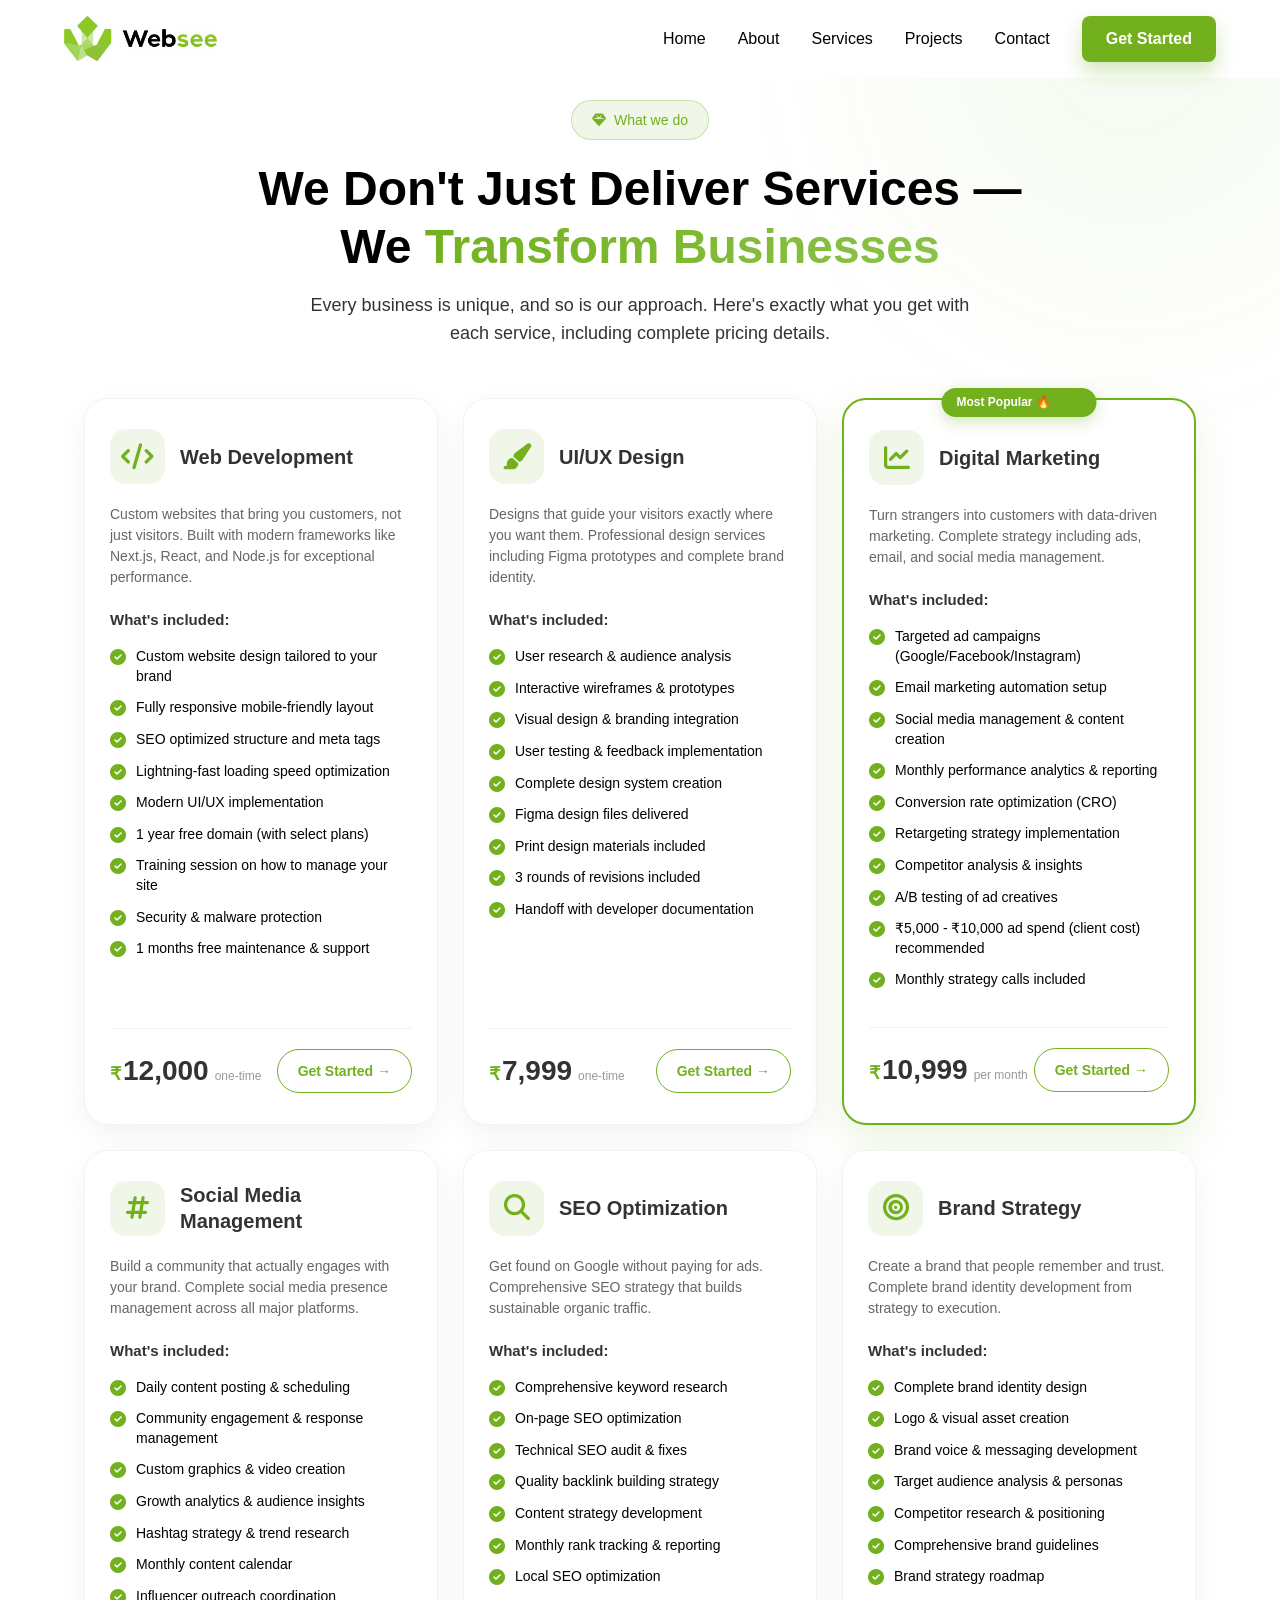
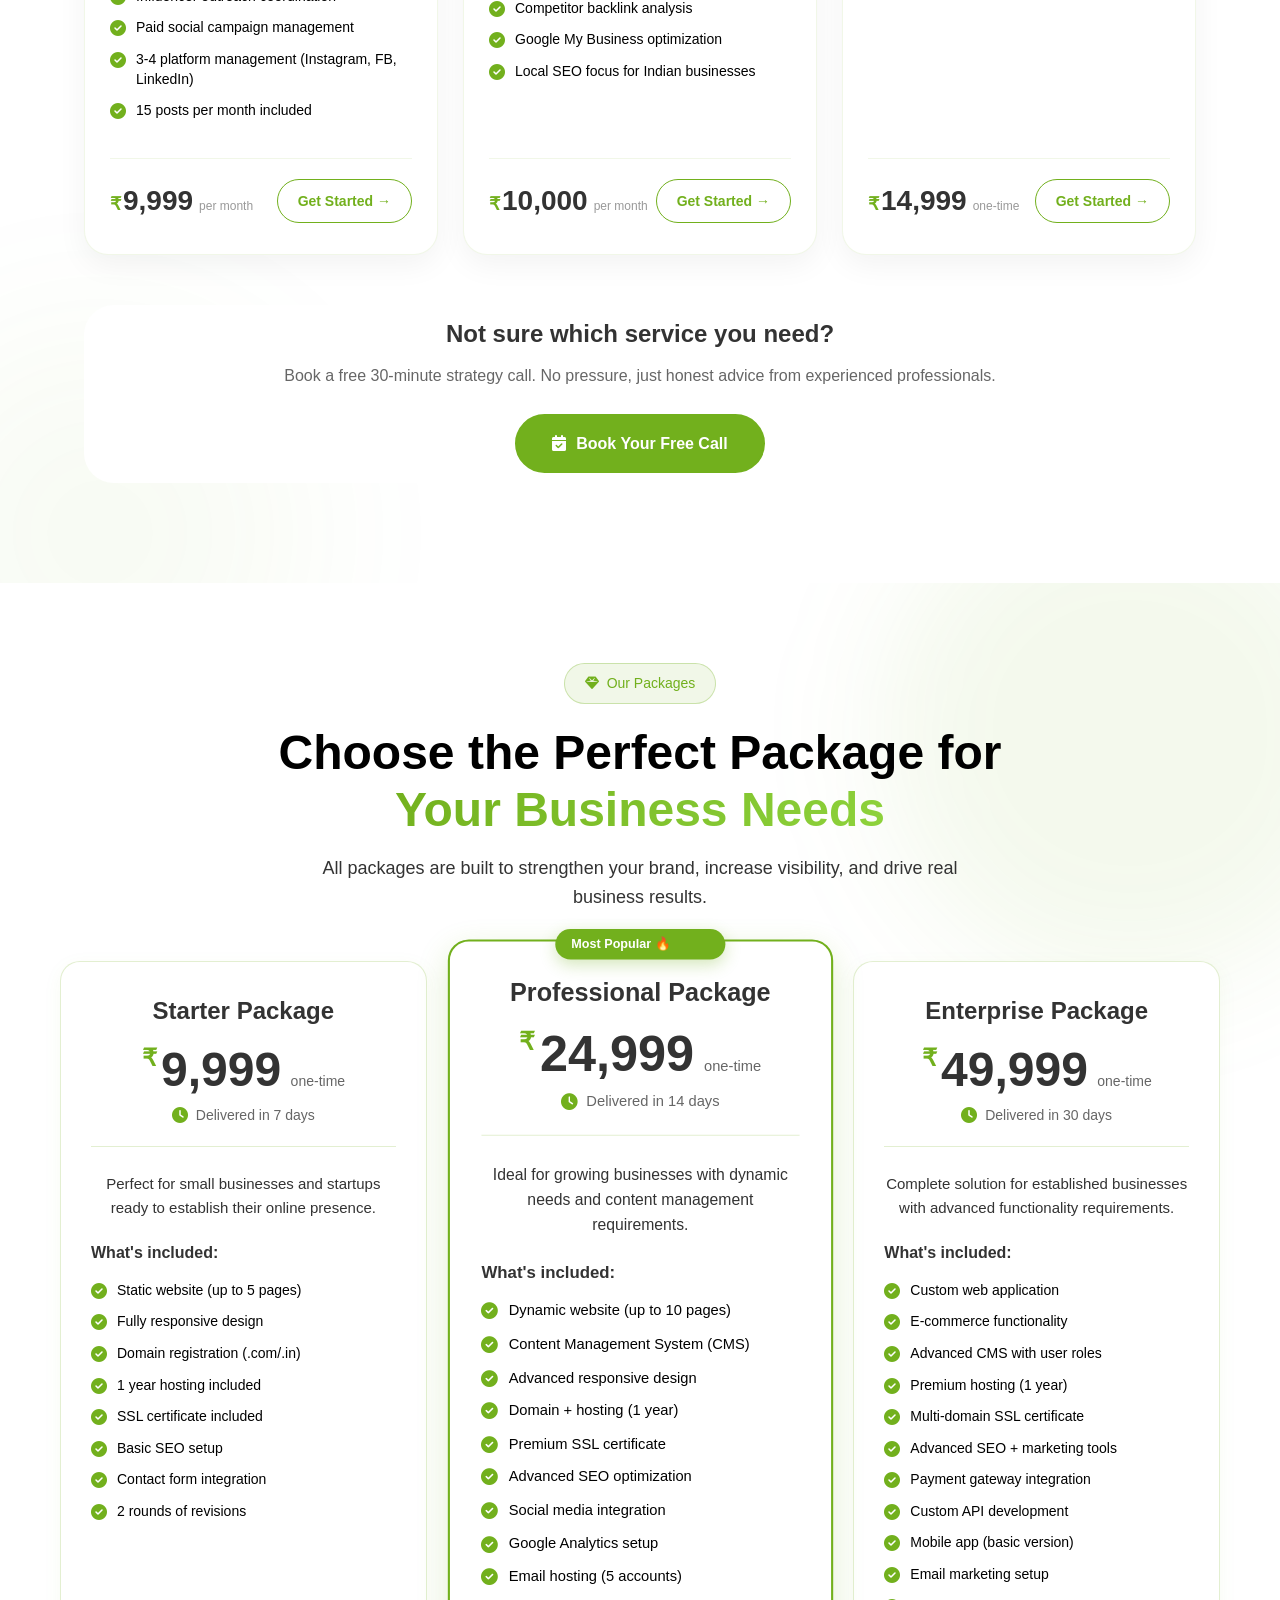
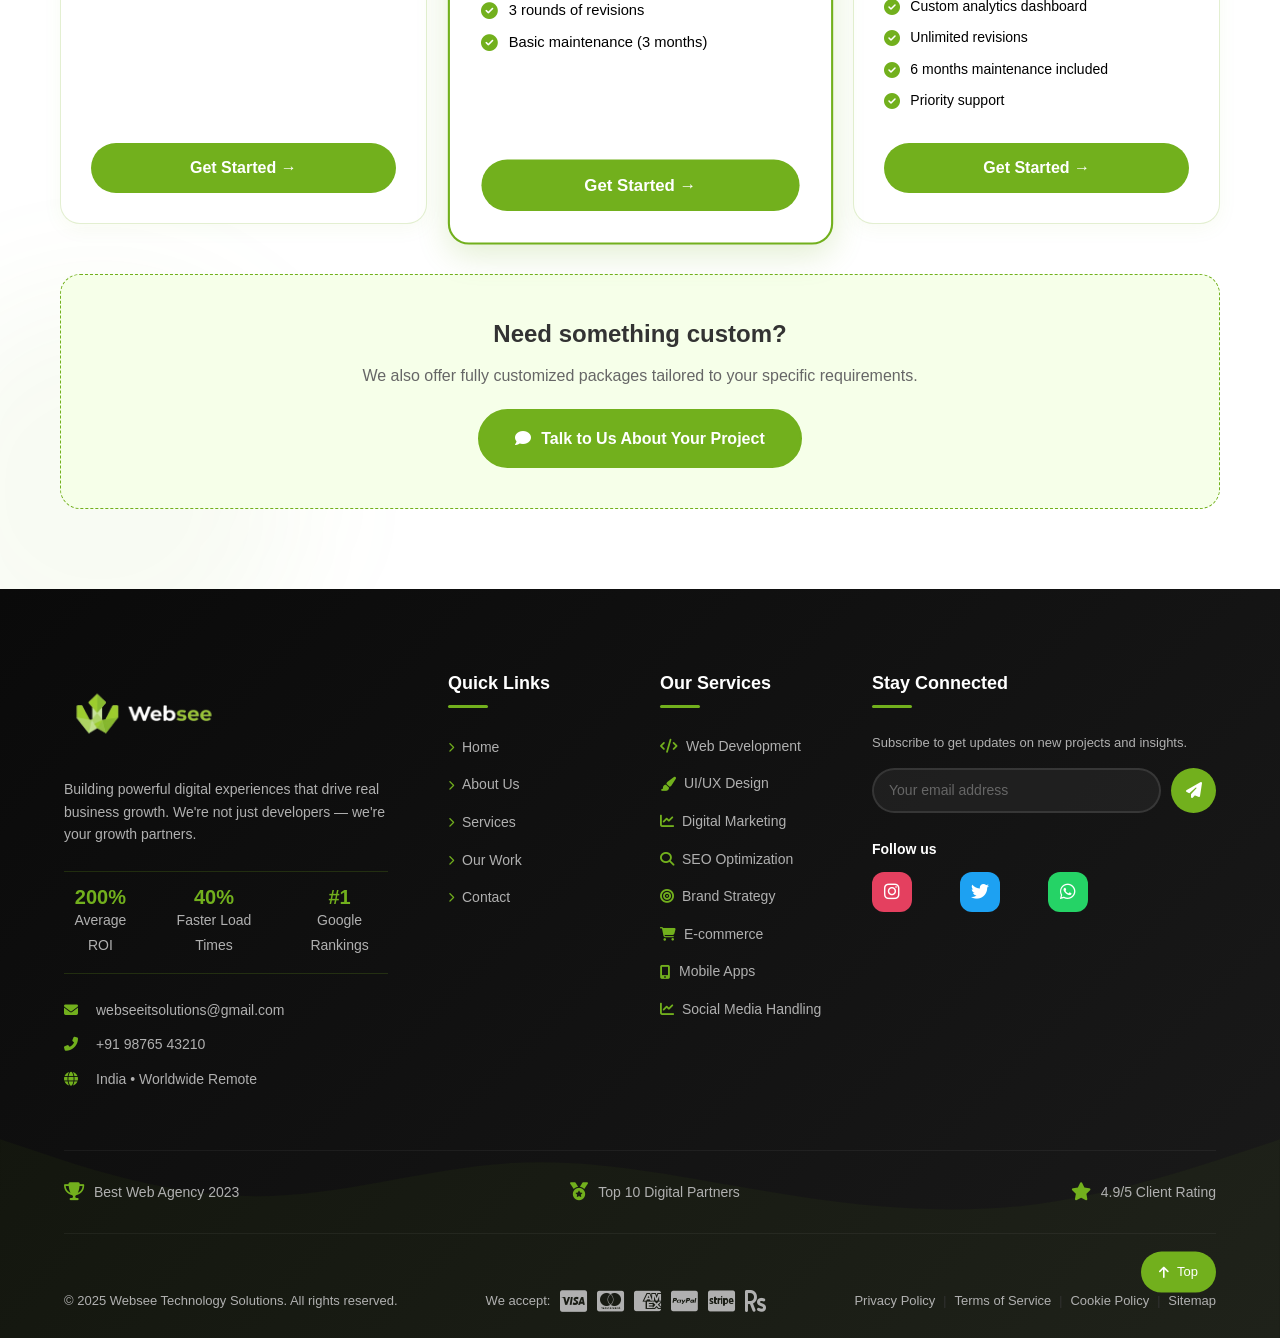
<file: pages/service.html>
<!DOCTYPE html>
<html lang="en">
<head>
    <meta charset="UTF-8">
    <meta name="viewport" content="width=device-width, initial-scale=1.0">
    <title>Digital Presence Builders | Web Development & Digital Marketing</title>
    
<link rel="stylesheet" href="../assets/css/responsive.css">
<link rel="stylesheet" href="../assets/css/package.css">
<link rel="stylesheet" href="../assets/css/nav.css">
<link rel="stylesheet" href="../assets/css/testing.css">
<link rel="stylesheet" href="../assets/css/styles.css">
    <!-- Font Awesome for icons -->
    <link rel="stylesheet" href="https://cdnjs.cloudflare.com/ajax/libs/font-awesome/6.4.0/css/all.min.css">
</head>
<body>
    <!-- Navigation -->
    <nav class="navbar" id="navbar">
   <a href="/" class="logo">
        <img src="../images/Websee Logo Horizontal3.png" 
             alt="Websee" 
             class="logo-img">
    </a>
        <div class="nav-links" id="navLinks">
            <a href="../index.html">Home</a>
            <a href="about.html">About</a>
            <a href="service.html">Services</a>
            <a href="projects.html">Projects</a>
          
            <a href="contactus.html">Contact</a>
            <a href="contactus.html" class="btn-primary">Get Started</a>
        </div>
         <div class="mobile-menu-btn" onclick="toggleMenu()">☰</div>
    </nav>

<!-- Services Section - FULL DETAILS PAGE (service.html) -->
<section class="services" id="services">
    <!-- Animated Background -->
    <div class="services-background">
        <div class="services-orb orb1"></div>
        <div class="services-orb orb2"></div>
    </div>

    <div class="container">
        <!-- Section Header -->
        <div class="section-header">
           <span class="section-badge">
                    <i class="fas fa-gem"></i> What we do
                </span>
            <h2 class="section-title">We Don't Just Deliver Services — <br>We <span class="gradient-text">Transform Businesses</span></h2>
            <p class="section-subtitle">Every business is unique, and so is our approach. Here's exactly what you get with each service, including complete pricing details.</p>
        </div>

        <!-- Services Grid - Full Cards with ALL Features + Pricing -->
        <div class="services-grid">
            <!-- Service 1 - Web Development -->
            <div class="service-card" id="web-development">
                <div class="service-header">
                    <div class="service-icon">
                        <i class="fas fa-code"></i>
                    </div>
                    <h3>Web Development</h3>
                </div>
                
                <div class="service-description">
                    <p>Custom websites that bring you customers, not just visitors. Built with modern frameworks like Next.js, React, and Node.js for exceptional performance.</p>
                </div>
                
                <div class="service-features">
                    <h4>What's included:</h4>
                    <ul class="feature-list">
                        <li><i class="fas fa-check-circle"></i> Custom website design tailored to your brand</li>
                        <li><i class="fas fa-check-circle"></i> Fully responsive mobile-friendly layout</li>
                        <li><i class="fas fa-check-circle"></i> SEO optimized structure and meta tags</li>
                        <li><i class="fas fa-check-circle"></i> Lightning-fast loading speed optimization</li>
                        <li><i class="fas fa-check-circle"></i> Modern UI/UX implementation</li>
                        <li><i class="fas fa-check-circle"></i> 1 year free domain (with select plans)</li>
                        <li><i class="fas fa-check-circle"></i> Training session on how to manage your site</li>
                        <li><i class="fas fa-check-circle"></i> Security & malware protection</li>
                        <li><i class="fas fa-check-circle"></i> 1 months free maintenance & support</li>
                    </ul>
                </div>
                
                <div class="service-footer">
                    <div class="price">
                        <span class="currency">₹</span>
                        <span class="amount">12,000</span>
                        <span class="period">one-time</span>
                    </div>
                    <a href="contactus.html" class="service-btn">Get Started →</a>
                </div>
            </div>

            <!-- Service 2 - UI/UX Design -->
            <div class="service-card" id="ui-ux-design">
                <div class="service-header">
                    <div class="service-icon">
                        <i class="fas fa-paint-brush"></i>
                    </div>
                    <h3>UI/UX Design</h3>
                </div>
                
                <div class="service-description">
                    <p>Designs that guide your visitors exactly where you want them. Professional design services including Figma prototypes and complete brand identity.</p>
                </div>
                
                <div class="service-features">
                    <h4>What's included:</h4>
                    <ul class="feature-list">
                        <li><i class="fas fa-check-circle"></i> User research & audience analysis</li>
                        <li><i class="fas fa-check-circle"></i> Interactive wireframes & prototypes</li>
                        <li><i class="fas fa-check-circle"></i> Visual design & branding integration</li>
                        <li><i class="fas fa-check-circle"></i> User testing & feedback implementation</li>
                        <li><i class="fas fa-check-circle"></i> Complete design system creation</li>
                        <li><i class="fas fa-check-circle"></i> Figma design files delivered</li>
                        <li><i class="fas fa-check-circle"></i> Print design materials included</li>
                        <li><i class="fas fa-check-circle"></i> 3 rounds of revisions included</li>
                        <li><i class="fas fa-check-circle"></i> Handoff with developer documentation</li>
                    </ul>
                </div>
                
                <div class="service-footer">
                    <div class="price">
                        <span class="currency">₹</span>
                        <span class="amount">7,999</span>
                        <span class="period">one-time</span>
                    </div>
                    <a href="contactus.html" class="service-btn">Get Started →</a>
                </div>
            </div>

            <!-- Service 3 - Digital Marketing (Featured) -->
            <div class="service-card featured" id="digital-marketing">
                <div class="featured-badge">Most Popular 🔥</div>
                <div class="service-header">
                    <div class="service-icon">
                        <i class="fas fa-chart-line"></i>
                    </div>
                    <h3>Digital Marketing</h3>
                </div>
                
                <div class="service-description">
                    <p>Turn strangers into customers with data-driven marketing. Complete strategy including ads, email, and social media management.</p>
                </div>
                
                <div class="service-features">
                    <h4>What's included:</h4>
                    <ul class="feature-list">
                        <li><i class="fas fa-check-circle"></i> Targeted ad campaigns (Google/Facebook/Instagram)</li>
                        <li><i class="fas fa-check-circle"></i> Email marketing automation setup</li>
                        <li><i class="fas fa-check-circle"></i> Social media management & content creation</li>
                        <li><i class="fas fa-check-circle"></i> Monthly performance analytics & reporting</li>
                        <li><i class="fas fa-check-circle"></i> Conversion rate optimization (CRO)</li>
                        <li><i class="fas fa-check-circle"></i> Retargeting strategy implementation</li>
                        <li><i class="fas fa-check-circle"></i> Competitor analysis & insights</li>
                        <li><i class="fas fa-check-circle"></i> A/B testing of ad creatives</li>
                        <li><i class="fas fa-check-circle"></i> ₹5,000 - ₹10,000 ad spend (client cost) recommended</li>
                        <li><i class="fas fa-check-circle"></i> Monthly strategy calls included</li>
                    </ul>
                </div>
                
                <div class="service-footer">
                    <div class="price">
                        <span class="currency">₹</span>
                        <span class="amount">10,999</span>
                        <span class="period">per month</span>
                    </div>
                    <a href="contactus.html" class="service-btn">Get Started →</a>
                </div>
            </div>

            <!-- Service 4 - Social Media Management -->
            <div class="service-card" id="social-media">
                <div class="service-header">
                    <div class="service-icon">
                        <i class="fas fa-hashtag"></i>
                    </div>
                    <h3>Social Media Management</h3>
                </div>
                
                <div class="service-description">
                    <p>Build a community that actually engages with your brand. Complete social media presence management across all major platforms.</p>
                </div>
                
                <div class="service-features">
                    <h4>What's included:</h4>
                    <ul class="feature-list">
                        <li><i class="fas fa-check-circle"></i> Daily content posting & scheduling</li>
                        <li><i class="fas fa-check-circle"></i> Community engagement & response management</li>
                        <li><i class="fas fa-check-circle"></i> Custom graphics & video creation</li>
                        <li><i class="fas fa-check-circle"></i> Growth analytics & audience insights</li>
                        <li><i class="fas fa-check-circle"></i> Hashtag strategy & trend research</li>
                        <li><i class="fas fa-check-circle"></i> Monthly content calendar</li>
                        <li><i class="fas fa-check-circle"></i> Influencer outreach coordination</li>
                        <li><i class="fas fa-check-circle"></i> Paid social campaign management</li>
                        <li><i class="fas fa-check-circle"></i> 3-4 platform management (Instagram, FB, LinkedIn)</li>
                        <li><i class="fas fa-check-circle"></i> 15 posts per month included</li>
                    </ul>
                </div>
                
                <div class="service-footer">
                    <div class="price">
                        <span class="currency">₹</span>
                        <span class="amount">9,999</span>
                        <span class="period">per month</span>
                    </div>
                    <a href="contactus.html" class="service-btn">Get Started →</a>
                </div>
            </div>

            <!-- Service 5 - SEO Optimization -->
            <div class="service-card" id="seo">
                <div class="service-header">
                    <div class="service-icon">
                        <i class="fas fa-search"></i>
                    </div>
                    <h3>SEO Optimization</h3>
                </div>
                
                <div class="service-description">
                    <p>Get found on Google without paying for ads. Comprehensive SEO strategy that builds sustainable organic traffic.</p>
                </div>
                
                <div class="service-features">
                    <h4>What's included:</h4>
                    <ul class="feature-list">
                        <li><i class="fas fa-check-circle"></i> Comprehensive keyword research</li>
                        <li><i class="fas fa-check-circle"></i> On-page SEO optimization</li>
                        <li><i class="fas fa-check-circle"></i> Technical SEO audit & fixes</li>
                        <li><i class="fas fa-check-circle"></i> Quality backlink building strategy</li>
                        <li><i class="fas fa-check-circle"></i> Content strategy development</li>
                        <li><i class="fas fa-check-circle"></i> Monthly rank tracking & reporting</li>
                        <li><i class="fas fa-check-circle"></i> Local SEO optimization</li>
                        <li><i class="fas fa-check-circle"></i> Competitor backlink analysis</li>
                        <li><i class="fas fa-check-circle"></i> Google My Business optimization</li>
                        <li><i class="fas fa-check-circle"></i> Local SEO focus for Indian businesses</li>
                    </ul>
                </div>
                
                <div class="service-footer">
                    <div class="price">
                        <span class="currency">₹</span>
                        <span class="amount">10,000</span>
                        <span class="period">per month</span>
                    </div>
                    <a href="contactus.html" class="service-btn">Get Started →</a>
                </div>
            </div>

            <!-- Service 6 - Brand Strategy -->
            <div class="service-card" id="brand-strategy">
                <div class="service-header">
                    <div class="service-icon">
                        <i class="fas fa-bullseye"></i>
                    </div>
                    <h3>Brand Strategy</h3>
                </div>
                
                <div class="service-description">
                    <p>Create a brand that people remember and trust. Complete brand identity development from strategy to execution.</p>
                </div>
                
                <div class="service-features">
                    <h4>What's included:</h4>
                    <ul class="feature-list">
                        <li><i class="fas fa-check-circle"></i> Complete brand identity design</li>
                        <li><i class="fas fa-check-circle"></i> Logo & visual asset creation</li>
                        <li><i class="fas fa-check-circle"></i> Brand voice & messaging development</li>
                        <li><i class="fas fa-check-circle"></i> Target audience analysis & personas</li>
                        <li><i class="fas fa-check-circle"></i> Competitor research & positioning</li>
                        <li><i class="fas fa-check-circle"></i> Comprehensive brand guidelines</li>
                        <li><i class="fas fa-check-circle"></i> Brand strategy roadmap</li>
                    </ul>
                </div>
                
                <div class="service-footer">
                    <div class="price">
                        <span class="currency">₹</span>
                        <span class="amount">14,999</span>
                        <span class="period">one-time</span>
                    </div>
                    <a href="contactus.html" class="service-btn">Get Started →</a>
                </div>
            </div>
        </div>

        <!-- Consultation CTA -->
        <div class="services-simple-cta">
            <h3>Not sure which service you need?</h3>
            <p>Book a free 30-minute strategy call. No pressure, just honest advice from experienced professionals.</p>
            <a href="contactus.html" class="cta-simple-btn">
                <i class="fas fa-calendar-check"></i>
                Book Your Free Call
            </a>
        </div>
    </div>
</section>



<!-- Packages Section - With Your Brand Color (#72b01d) -->
<section class="packages" id="packages">
    <!-- Animated Background (matching services section) -->
    <div class="packages-background">
        <div class="packages-orb orb1"></div>
        <div class="packages-orb orb2"></div>
    </div>

    <div class="container">
        <!-- Section Header -->
        <div class="section-header">
            <span class="section-badge">
                <i class="fas fa-gem"></i> Our Packages
            </span>
            <h2 class="section-title" ;">Choose the Perfect Package for <br><span class="gradient-text" style="background: linear-gradient(135deg, #72b01d, #8ed33c); -webkit-background-clip: text; -webkit-text-fill-color: transparent;">Your Business Needs</span></h2>
<p class="section-subtitle">
All packages are built to strengthen your brand, increase visibility, and drive real business results.
</p>        </div>

        <!-- Packages Grid -->
        <div class="packages-grid">
            <!-- Starter Package -->
            <div class="package-card">
                <div class="package-header">
                    <h3>Starter Package</h3>
                    <div class="package-price">
                        <span class="currency">₹</span>
                        <span class="amount">9,999</span>
                        <span class="period">one-time</span>
                    </div>
                    <div class="package-delivery">
                        <i class="fas fa-clock" style="color: #72b01d;"></i>
                        <span>Delivered in 7 days</span>
                    </div>
                </div>
                
                <div class="package-description">
                    <p>Perfect for small businesses and startups ready to establish their online presence.</p>
                </div>
                
                <div class="package-features">
                    <h4>What's included:</h4>
                    <ul class="feature-list">
                        <li><i class="fas fa-check-circle" style="color: #72b01d;"></i> Static website (up to 5 pages)</li>
                        <li><i class="fas fa-check-circle" style="color: #72b01d;"></i> Fully responsive design</li>
                        <li><i class="fas fa-check-circle" style="color: #72b01d;"></i> Domain registration (.com/.in)</li>
                        <li><i class="fas fa-check-circle" style="color: #72b01d;"></i> 1 year hosting included</li>
                        <li><i class="fas fa-check-circle" style="color: #72b01d;"></i> SSL certificate included</li>
                        <li><i class="fas fa-check-circle" style="color: #72b01d;"></i> Basic SEO setup</li>
                        <li><i class="fas fa-check-circle" style="color: #72b01d;"></i> Contact form integration</li>
                        <li><i class="fas fa-check-circle" style="color: #72b01d;"></i> 2 rounds of revisions</li>
                    </ul>
                </div>
                
                <div class="package-footer">
                    <a href="contactus.html" class="package-btn" style="background: #72b01d; color: white;">Get Started →</a>
                </div>
            </div>

            <!-- Professional Package (Featured) -->
            <div class="package-card featured">
                <div class="featured-badge" style="background: #72b01d; color: white;">Most Popular 🔥</div>
                <div class="package-header">
                    <h3>Professional Package</h3>
                    <div class="package-price">
                        <span class="currency">₹</span>
                        <span class="amount">24,999</span>
                        <span class="period">one-time</span>
                    </div>
                    <div class="package-delivery">
                        <i class="fas fa-clock" style="color: #72b01d;"></i>
                        <span>Delivered in 14 days</span>
                    </div>
                </div>
                
                <div class="package-description">
                    <p>Ideal for growing businesses with dynamic needs and content management requirements.</p>
                </div>
                
                <div class="package-features">
                    <h4>What's included:</h4>
                    <ul class="feature-list">
                        <li><i class="fas fa-check-circle" style="color: #72b01d;"></i> Dynamic website (up to 10 pages)</li>
                        <li><i class="fas fa-check-circle" style="color: #72b01d;"></i> Content Management System (CMS)</li>
                        <li><i class="fas fa-check-circle" style="color: #72b01d;"></i> Advanced responsive design</li>
                        <li><i class="fas fa-check-circle" style="color: #72b01d;"></i> Domain + hosting (1 year)</li>
                        <li><i class="fas fa-check-circle" style="color: #72b01d;"></i> Premium SSL certificate</li>
                        <li><i class="fas fa-check-circle" style="color: #72b01d;"></i> Advanced SEO optimization</li>
                        <li><i class="fas fa-check-circle" style="color: #72b01d;"></i> Social media integration</li>
                        <li><i class="fas fa-check-circle" style="color: #72b01d;"></i> Google Analytics setup</li>
                        <li><i class="fas fa-check-circle" style="color: #72b01d;"></i> Email hosting (5 accounts)</li>
                        <li><i class="fas fa-check-circle" style="color: #72b01d;"></i> 3 rounds of revisions</li>
                        <li><i class="fas fa-check-circle" style="color: #72b01d;"></i> Basic maintenance (3 months)</li>
                    </ul>
                </div>
                
                <div class="package-footer">
                    <a href="contactus.html" class="package-btn" style="background: #72b01d; color: white;">Get Started →</a>
                </div>
            </div>

            <!-- Enterprise Package -->
            <div class="package-card">
                <div class="package-header">
                    <h3>Enterprise Package</h3>
                    <div class="package-price">
                        <span class="currency">₹</span>
                        <span class="amount">49,999</span>
                        <span class="period">one-time</span>
                    </div>
                    <div class="package-delivery">
                        <i class="fas fa-clock" style="color: #72b01d;"></i>
                        <span>Delivered in 30 days</span>
                    </div>
                </div>
                
                <div class="package-description">
                    <p>Complete solution for established businesses with advanced functionality requirements.</p>
                </div>
                
                <div class="package-features">
                    <h4>What's included:</h4>
                    <ul class="feature-list">
                        <li><i class="fas fa-check-circle" style="color: #72b01d;"></i> Custom web application</li>
                        <li><i class="fas fa-check-circle" style="color: #72b01d;"></i> E-commerce functionality</li>
                        <li><i class="fas fa-check-circle" style="color: #72b01d;"></i> Advanced CMS with user roles</li>
                        <li><i class="fas fa-check-circle" style="color: #72b01d;"></i> Premium hosting (1 year)</li>
                        <li><i class="fas fa-check-circle" style="color: #72b01d;"></i> Multi-domain SSL certificate</li>
                        <li><i class="fas fa-check-circle" style="color: #72b01d;"></i> Advanced SEO + marketing tools</li>
                        <li><i class="fas fa-check-circle" style="color: #72b01d;"></i> Payment gateway integration</li>
                        <li><i class="fas fa-check-circle" style="color: #72b01d;"></i> Custom API development</li>
                        <li><i class="fas fa-check-circle" style="color: #72b01d;"></i> Mobile app (basic version)</li>
                        <li><i class="fas fa-check-circle" style="color: #72b01d;"></i> Email marketing setup</li>
                        <li><i class="fas fa-check-circle" style="color: #72b01d;"></i> Custom analytics dashboard</li>
                        <li><i class="fas fa-check-circle" style="color: #72b01d;"></i> Unlimited revisions</li>
                        <li><i class="fas fa-check-circle" style="color: #72b01d;"></i> 6 months maintenance included</li>
                        <li><i class="fas fa-check-circle" style="color: #72b01d;"></i> Priority support</li>
                    </ul>
                </div>
                
                <div class="package-footer">
                    <a href="contactus.html" class="package-btn" style="background: #72b01d; color: white;">Get Started →</a>
                </div>
            </div>
        </div>


        <!-- Custom Package CTA -->
        <div class="custom-package-cta">
            <h3>Need something custom?</h3>
            <p>We also offer fully customized packages tailored to your specific requirements.</p>
            <a href="contactus.html" class="cta-simple-btn" style="border-color: #72b01d; color: #72b01d;">
                <i class="fas fa-comment"></i>
                Talk to Us About Your Project
            </a>
        </div>
    </div>
</section>





   <!-- Footer - Ultimate Edition -->
<footer class="footer">
    <!-- Animated Wave Background -->
    <div class="footer-wave">
        <svg xmlns="http://www.w3.org/2000/svg" viewBox="0 0 1440 320">
            <path fill="#72b01d" fill-opacity="0.05" d="M0,96L48,112C96,128,192,160,288,160C384,160,480,128,576,122.7C672,117,768,139,864,154.7C960,171,1056,181,1152,170.7C1248,160,1344,128,1392,112L1440,96L1440,320L1392,320C1344,320,1248,320,1152,320C1056,320,960,320,864,320C768,320,672,320,576,320C480,320,384,320,288,320C192,320,96,320,48,320L0,320Z"></path>
        </svg>
    </div>

    <div class="footer-container">
        <!-- Main Footer Content -->
        <div class="footer-main">
            <!-- Column 1 - Company Info with LOGO IMAGE -->
            <div class="footer-col brand-col">
                <!-- ===== YOUR LOGO IMAGE HERE ===== -->
                <div class="footer-logo">
                    <img src="../images/logofooter.png" 
                         alt="Websee Technology Solutions" 
                         class="footer-logo-img"
                         width="160"
                         height="auto">
                </div>
                
                <p class="company-description">Building powerful digital experiences that drive real business growth. We're not just developers — we're your growth partners.</p>
                
              <!-- Company Results Stats -->
<div class="company-stats">
    <div class="stat-item">
        <span class="stat-value">200%</span>
        <span class="stat-label">Average ROI</span>
    </div>
    <div class="stat-item">
        <span class="stat-value">40%</span>
        <span class="stat-label">Faster Load Times</span>
    </div>
    <div class="stat-item">
        <span class="stat-value">#1</span>
        <span class="stat-label">Google Rankings</span>
    </div>
</div>

                <!-- Contact Info -->
                <div class="footer-contact">
                    <div class="contact-item">
                        <i class="fas fa-envelope"></i>
                        <a href="mailto:webseeitsolutions@gmail.com">webseeitsolutions@gmail.com</a>
                    </div>
                    <div class="contact-item">
                        <i class="fas fa-phone-alt"></i>
                        <a href="tel:+919876543210">+91 98765 43210</a>
                    </div>
                    <div class="contact-item">
                        <i class="fas fa-globe"></i>
                        <span>India • Worldwide Remote</span>
                    </div>
                </div>
            </div>

            <!-- Column 2 - Quick Links -->
            <div class="footer-col">
                <h4 class="footer-title">Quick Links</h4>
                <ul class="footer-links">
                    <li><a href="index.html"><i class="fas fa-chevron-right"></i> Home</a></li>
                    <li><a href="./pages/about.html"><i class="fas fa-chevron-right"></i> About Us</a></li>
                    <li><a href="./pages/service.html"><i class="fas fa-chevron-right"></i> Services</a></li>
                    <li><a href="./pages/projects.html"><i class="fas fa-chevron-right"></i> Our Work</a></li>
                    <li><a href="./pages/contactus.html"><i class="fas fa-chevron-right"></i> Contact</a></li>
                </ul>
            </div>

            <!-- Column 3 - Services -->
            <div class="footer-col">
                <h4 class="footer-title">Our Services</h4>
                <ul class="footer-links services-links">
                    <li><a href="#"><i class="fas fa-code"></i> Web Development</a></li>
                    <li><a href="#"><i class="fas fa-paint-brush"></i> UI/UX Design</a></li>
                    <li><a href="#"><i class="fas fa-chart-line"></i> Digital Marketing</a></li>
                    <li><a href="#"><i class="fas fa-search"></i> SEO Optimization</a></li>
                    <li><a href="#"><i class="fas fa-bullseye"></i> Brand Strategy</a></li>
                    <li><a href="#"><i class="fas fa-shopping-cart"></i> E-commerce</a></li>
                    <li><a href="#"><i class="fas fa-mobile-alt"></i> Mobile Apps</a></li>
                    <li><a href="#"><i class="fas fa-chart-line"></i> Social Media Handling</a></li>
                </ul>
            </div>

            <!-- Column 4 - Newsletter & Social -->
            <div class="footer-col">
                <h4 class="footer-title">Stay Connected</h4>
                <p class="newsletter-text">Subscribe to get updates on new projects and insights.</p>
                
                <form class="newsletter-form">
                    <div class="input-group">
                        <input type="email" placeholder="Your email address" required>
                        <button type="submit" class="newsletter-btn">
                            <i class="fas fa-paper-plane"></i>
                        </button>
                    </div>
                </form>

                <!-- Social Links -->
                <div class="social-section">
                    <h5 class="social-title">Follow us</h5>
                    <div class="social-grid" style="grid-template-columns: repeat(4, 1fr);">
                        <a href="https://www.instagram.com/webseeworld" class="social-link instagram" target="_blank">
                            <i class="fab fa-instagram"></i>
                        </a>
                        <!-- <a href="#" class="social-link linkedin" target="_blank">
                            <i class="fab fa-linkedin-in"></i>
                        </a> -->
                        <a href="https://x.com/webseeworld" class="social-link twitter" target="_blank">
                            <i class="fab fa-twitter"></i>
                        </a>
                        <a href="#" class="social-link whatsapp" target="_blank">
                            <i class="fab fa-whatsapp"></i>
                        </a>
                    </div>
                </div>
            </div>
        </div>

        <!-- Awards & Recognition Bar -->
        <div class="awards-bar">
            <div class="award-item">
                <i class="fas fa-trophy"></i>
                <span>Best Web Agency 2023</span>
            </div>
            <div class="award-item">
                <i class="fas fa-medal"></i>
                <span>Top 10 Digital Partners</span>
            </div>
            <div class="award-item">
                <i class="fas fa-star"></i>
                <span>4.9/5 Client Rating</span>
            </div>
        </div>

        <!-- Footer Bottom -->
        <div class="footer-bottom">
            <div class="bottom-content">
                <div class="copyright">
                    <p>&copy; 2025 Websee Technology Solutions. All rights reserved.</p>
                </div>

                <div class="payment-methods">
                    <span>We accept:</span>
                    <i class="fab fa-cc-visa"></i>
                    <i class="fab fa-cc-mastercard"></i>
                    <i class="fab fa-cc-amex"></i>
                    <i class="fab fa-cc-paypal"></i>
                    <i class="fab fa-cc-stripe"></i>
                    <i class="fas fa-rupee-sign"></i>
                </div>

                <div class="legal-links">
                    <a href="#">Privacy Policy</a>
                    <span class="separator">|</span>
                    <a href="#">Terms of Service</a>
                    <span class="separator">|</span>
                    <a href="#">Cookie Policy</a>
                    <span class="separator">|</span>
                    <a href="#">Sitemap</a>
                </div>
            </div>

            <!-- Back to Top Button -->
            <a href="#home" class="back-to-top">
                <i class="fas fa-arrow-up"></i>
                <span>Top</span>
            </a>
        </div>

        <!-- Made with love note -->
        <!-- <div class="made-with">
            <p>Designed with <i class="fas fa-heart" style="color: #ff4444;"></i> in India for the world</p>
        </div> -->
    </div>
</footer>
   <script src="../assets/js/script.js"></script>
</body>
</html>
</file>
<file: assets/css/responsive.css>
/* Responsive styles for services grid
    @media screen and (max-width: 768px) {
        .services .services-grid {
            grid-template-columns: repeat(2, 1fr) !important;
            gap: 15px;
        }
        
        .services .service-card {
            padding: 20px 15px !important;
        }
        
        .services .service-icon {
            font-size: 30px !important;
            margin-bottom: 10px !important;
        }
        
        .services .service-card h3 {
            font-size: 16px !important;
            margin-bottom: 8px !important;
        }
        
        .services .service-card p {
            font-size: 12px !important;
            line-height: 1.4 !important;
        }
    }
    
    /* For very small screens */
    /* @media screen and (max-width: 480px) {
        .services .services-grid {
            gap: 10px;
        }
        
        .services .service-card {
            padding: 15px 10px !important;
        }
        
        .services .service-icon {
            font-size: 26px !important;
        }
        
        .services .service-card h3 {
            font-size: 14px !important;
        }
        
        .services .service-card p {
            font-size: 11px !important;
        }
    }
 */


    
/* Base mobile styles (applies to all mobile devices) */
@media (max-width: 768px) {
    /* Navigation */
    .nav-links {
        display: none;
        position: absolute;
        top: 70px;
        left: 0;
        width: 100%;
        background-color: var(--black);
        flex-direction: column;
        padding: 20px;
        border-bottom: 1px solid rgba(240, 255, 66, 0.2);
    }

    .nav-links.active {
        display: flex;
    }

    .mobile-menu-btn {
        display: block !important;
    }

    /* Hero Section */
    .hero .container.hero-content h1 {
        font-size: 2rem;
    }
    
    .hero-buttons {
        flex-direction: column;
    }

    .btn-outline {
        margin-left: 0;
    }

    .carousel-indicators {
        bottom: 20px;
        gap: 5px;
    }
    
    .indicator {
        width: 6px;
        height: 6px;
    }

    /* About Section - Value Grid */
    .value-grid {
        grid-template-columns: 1fr !important;
        gap: 20px !important;
    }
    
    .value-card {
        padding: 30px 20px !important;
    }
    
    .value-card h3 {
        font-size: 22px !important;
    }

    /* About Section - Problem/Solution Grid */
    .about-grid {
        grid-template-columns: 1fr;
    }
    
    .problem-grid {
        grid-template-columns: 1fr !important;
        gap: 40px !important;
    }
    
    .problem-solution {
        padding: 40px 20px !important;
    }
    
    .problem-solution h2 {
        font-size: 28px !important;
        margin-bottom: 25px !important;
    }
    
    .problem-solution ul li {
        margin-bottom: 20px !important;
    }

    /* About Section - Results Grid */
    .results-grid {
        grid-template-columns: 1fr !important;
        gap: 40px !important;
    }
    
    .result-item div {
        font-size: 40px !important;
    }

    /* About Section - Stats Grid */
    .stats-grid {
        grid-template-columns: repeat(3, 1fr) !important;
        gap: 15px !important;
    }

    .stat-number {
        font-size: 32px !important;
    }

    .stat-label {
        font-size: 12px !important;
    }

    /* Contact Section */
    .contact-container {
        grid-template-columns: 1fr;
    }

    /* General section padding */
    section {
        padding: 60px 5%;
    }
}

/* Extra small devices (phones under 480px) */
@media (max-width: 480px) {
    /* Stats grid becomes 1 column on very small phones */
    .stats-grid {
        grid-template-columns: 1fr !important;
        gap: 20px !important;
    }

    /* Problem/Solution list items */
    .problem-solution ul li {
        flex-direction: column !important;
        text-align: center !important;
        gap: 10px !important;
    }
    
    .problem-solution ul li span {
        margin-bottom: 5px !important;
    }
    
    .value-card {
        padding: 25px 15px !important;
    }
    
    .value-card h3 {
        font-size: 20px !important;
    }

    /* Logo size */
    .logo {
        font-size: 20px;
    }

    /* Hero title */
    .hero h1 {
        font-size: 32px;
    }

    /* Section titles */
    .section-title {
        font-size: 28px !important;
    }

    .section-subtitle {
        font-size: 14px !important;
        padding: 0 15px !important;
    }
}

/* Tablet devices (769px to 1024px) */
@media (min-width: 769px) and (max-width: 1024px) {
    /* Value grid - 2 columns on tablet */
    .value-grid {
        grid-template-columns: repeat(2, 1fr) !important;
    }
    
    /* Results grid - 2 columns on tablet */
    .results-grid {
        grid-template-columns: repeat(2, 1fr) !important;
    }
    
    /* Stats grid - keep 3 columns */
    .stats-grid {
        grid-template-columns: repeat(3, 1fr) !important;
    }

    /* Problem/Solution - keep 2 columns */
    .problem-grid {
        grid-template-columns: 1fr 1fr !important;
        gap: 30px !important;
    }
}

/* Remove all duplicate/conflicting !important declarations */
.about-content p,
.value-card p,
.problem-solution p,
.result-item p {
    font-size: 16px;
    line-height: 1.6;
}

@media (max-width: 768px) {
    .about-content p,
    .value-card p,
    .problem-solution p,
    .result-item p {
        font-size: 14px;
    }
}

.about-content h2 {
    font-size: 36px;
}

@media (max-width: 768px) {
    .about-content h2 {
        font-size: 28px;
    }
}

.section-title {
    font-size: 48px;
}

@media (max-width: 768px) {
    .section-title {
        font-size: 32px;
    }
}

.section-subtitle {
    font-size: 18px;
    padding: 0;
}

@media (max-width: 768px) {
    .section-subtitle {
        font-size: 16px;
        padding: 0 20px;
    }
}






/* ===== VALUES SECTION ===== */
.values-section {
    margin: 60px 0 40px;
    padding: 20px 0;
}

.values-grid {
    display: grid;
    grid-template-columns: repeat(4, 1fr);
    gap: 25px;
    margin-top: 40px;
}

.value-card {
    background: white;
    border-radius: 24px;
    padding: 30px 25px;
    box-shadow: 0 10px 30px rgba(0, 0, 0, 0.05);
    border: 1px solid rgba(114, 176, 29, 0.1);
    transition: all 0.3s ease;
    position: relative;
    overflow: hidden;
    text-align: center;
}

.value-card::before {
    content: '';
    position: absolute;
    top: 0;
    left: 0;
    width: 100%;
    height: 4px;
    background: linear-gradient(90deg, #72b01d, #a0e05c);
    transform: scaleX(0);
    transition: transform 0.3s ease;
}

.value-card:hover::before {
    transform: scaleX(1);
}

.value-card:hover {
    transform: translateY(-10px);
    box-shadow: 0 20px 40px rgba(114, 176, 29, 0.15);
    border-color: #72b01d;
}

.value-card.featured {
    border: 2px solid #72b01d;
    transform: scale(1.02);
}

.value-card.featured:hover {
    transform: scale(1.02) translateY(-10px);
}

.value-icon-wrapper {
    margin-bottom: 20px;
}

.value-icon {
    width: 70px;
    height: 70px;
    background: rgba(114, 176, 29, 0.1);
    border-radius: 18px;
    display: flex;
    align-items: center;
    justify-content: center;
    color: #72b01d;
    font-size: 30px;
    margin: 0 auto;
    transition: all 0.3s ease;
}

.value-card:hover .value-icon {
    background: #72b01d;
    color: white;
    transform: rotateY(180deg);
}

.value-card h3 {
    font-size: 20px;
    margin-bottom: 15px;
    color: #333;
    font-weight: 600;
}

.value-card p {
    color: #666;
    line-height: 1.6;
    font-size: 14px;
    margin-bottom: 20px;
}

.value-footer {
    margin-top: auto;
}

.value-tag {
    display: inline-block;
    background: rgba(114, 176, 29, 0.1);
    color: #72b01d;
    padding: 6px 15px;
    border-radius: 50px;
    font-size: 12px;
    font-weight: 600;
    border: 1px solid rgba(114, 176, 29, 0.2);
}

/* Mobile Responsive */
@media (max-width: 900px) {
    .values-grid {
        grid-template-columns: repeat(2, 1fr);
    }
}

@media (max-width: 768px) {
    .values-section {
        margin: 40px 0 30px;
    }
    
    .values-grid {
        grid-template-columns: repeat(2, 1fr);
        gap: 15px;
    }
    
    .value-card {
        padding: 25px 15px;
    }
    
    .value-icon {
        width: 60px;
        height: 60px;
        font-size: 26px;
    }
    
    .value-card h3 {
        font-size: 18px;
    }
    
    .value-card p {
        font-size: 13px;
    }
}

@media (max-width: 480px) {
    .values-grid {
        grid-template-columns: 1fr;
    }
    
    .value-card.featured {
        transform: scale(1);
    }
    
    .value-card.featured:hover {
        transform: translateY(-10px);
    }
}




/* new about right */
/* ===== WEBSEE UNIQUE VISUAL SYSTEM - NO CONFLICTS ===== */
.wbs-about-viz {
    position: relative;
    width: 100%;
    min-height: 600px;
    display: flex;
    align-items: center;
    justify-content: center;
    overflow: visible;
}

.wbs-viz-universe {
    position: relative;
    width: 100%;
    max-width: 550px;
    height: 550px;
    margin: 0 auto;
}

/* Particles Background */
.wbs-viz-particles {
    position: absolute;
    top: 0;
    left: 0;
    width: 100%;
    height: 100%;
    background-image: 
        radial-gradient(circle at 20% 30%, rgba(114, 176, 29, 0.1) 1px, transparent 1px),
        radial-gradient(circle at 80% 70%, rgba(114, 176, 29, 0.1) 1px, transparent 1px),
        radial-gradient(circle at 40% 80%, rgba(114, 176, 29, 0.1) 1px, transparent 1px),
        radial-gradient(circle at 90% 20%, rgba(114, 176, 29, 0.1) 1px, transparent 1px);
    background-size: 100px 100px;
    animation: wbsParticleDrift 20s linear infinite;
}

/* Central Core */
.wbs-core-box {
    position: absolute;
    top: 50%;
    left: 50%;
    transform: translate(-50%, -50%);
    width: 120px;
    height: 120px;
}

.wbs-core-pulse {
    position: absolute;
    top: 50%;
    left: 50%;
    transform: translate(-50%, -50%);
    width: 100%;
    height: 100%;
    background: rgba(114, 176, 29, 0.2);
    border-radius: 50%;
    animation: wbsCorePulse 3s ease-out infinite;
}

.wbs-core-emblem {
    position: absolute;
    top: 50%;
    left: 50%;
    transform: translate(-50%, -50%);
    width: 80px;
    height: 80px;
    background: linear-gradient(135deg, #72b01d, #8bc34a);
    border-radius: 50%;
    display: flex;
    align-items: center;
    justify-content: center;
    z-index: 10;
    box-shadow: 0 0 30px rgba(114, 176, 29, 0.5);
}

.wbs-emblem-letter {
    color: white;
    font-size: 40px;
    font-weight: 800;
    animation: wbsLetterGlow 2s ease-in-out infinite;
}

.wbs-core-ring {
    position: absolute;
    top: 50%;
    left: 50%;
    transform: translate(-50%, -50%);
    border-radius: 50%;
    border: 2px solid rgba(114, 176, 29, 0.3);
    animation: wbsRingRotate 10s linear infinite;
}

.wbs-ring-outer {
    width: 180px;
    height: 180px;
    border-top-color: #72b01d;
    border-bottom-color: transparent;
    border-left-color: transparent;
    border-right-color: transparent;
}

.wbs-ring-middle {
    width: 140px;
    height: 140px;
    border-top-color: transparent;
    border-bottom-color: #72b01d;
    border-left-color: transparent;
    border-right-color: transparent;
    animation-duration: 15s;
}

.wbs-ring-inner {
    width: 100px;
    height: 100px;
    border-top-color: transparent;
    border-bottom-color: transparent;
    border-left-color: #72b01d;
    border-right-color: transparent;
    animation-duration: 20s;
}

/* Achievement Orbits */
.wbs-orbit {
    position: absolute;
    top: 50%;
    left: 50%;
    transform: translate(-50%, -50%);
    border-radius: 50%;
    border: 1px dashed rgba(114, 176, 29, 0.2);
}

.wbs-orbit-1 {
    width: 280px;
    height: 280px;
    animation: wbsOrbitRotate 20s linear infinite;
}

.wbs-orbit-2 {
    width: 360px;
    height: 360px;
    animation: wbsOrbitRotate 25s linear infinite reverse;
}

.wbs-orbit-3 {
    width: 440px;
    height: 440px;
    animation: wbsOrbitRotate 30s linear infinite;
}

.wbs-orbit-4 {
    width: 520px;
    height: 520px;
    animation: wbsOrbitRotate 35s linear infinite reverse;
}

.wbs-orbit-item {
    position: absolute;
    display: flex;
    align-items: center;
    gap: 10px;
    background: white;
    padding: 8px 15px;
    border-radius: 40px;
    box-shadow: 0 5px 20px rgba(0, 0, 0, 0.1);
    border: 1px solid rgba(114, 176, 29, 0.2);
    transition: all 0.3s ease;
    cursor: pointer;
}

.wbs-orbit-item:hover {
    transform: scale(1.1);
    background: #72b01d;
    border-color: #72b01d;
}

.wbs-orbit-item:hover .wbs-item-icon i,
.wbs-orbit-item:hover .wbs-item-text span {
    color: white;
}

.wbs-item-icon {
    width: 35px;
    height: 35px;
    background: rgba(114, 176, 29, 0.1);
    border-radius: 50%;
    display: flex;
    align-items: center;
    justify-content: center;
}

.wbs-item-icon i {
    color: #72b01d;
    font-size: 16px;
    transition: color 0.3s ease;
}

.wbs-item-text {
    display: flex;
    flex-direction: column;
}

.wbs-item-year {
    font-size: 12px;
    font-weight: 600;
    color: #72b01d;
    transition: color 0.3s ease;
}

.wbs-item-title {
    font-size: 11px;
    color: #333;
    white-space: nowrap;
    transition: color 0.3s ease;
}

/* Position nodes on orbits */
.wbs-item-1 { top: 0; left: 50%; transform: translate(-50%, -50%); }
.wbs-item-2 { top: 50%; right: 0; transform: translate(50%, -50%); }
.wbs-item-3 { bottom: 0; left: 50%; transform: translate(-50%, 50%); }
.wbs-item-4 { top: 50%; left: 0; transform: translate(-50%, -50%); }

/* Floating Stat Cards */
.wbs-stat {
    position: absolute;
    background: white;
    padding: 12px 20px;
    border-radius: 30px;
    display: flex;
    align-items: center;
    gap: 12px;
    box-shadow: 0 10px 30px rgba(0, 0, 0, 0.1);
    border: 1px solid rgba(114, 176, 29, 0.2);
    animation: wbsStatFloat 3s ease-in-out infinite;
    z-index: 20;
    min-width: 120px;
}

.wbs-stat-icon {
    width: 40px;
    height: 40px;
    background: rgba(114, 176, 29, 0.1);
    border-radius: 50%;
    display: flex;
    align-items: center;
    justify-content: center;
}

.wbs-stat-icon i {
    color: #72b01d;
    font-size: 18px;
}

.wbs-stat-info {
    display: flex;
    flex-direction: column;
}

.wbs-stat-num {
    font-size: 20px;
    font-weight: 700;
    color: #333;
    line-height: 1.2;
}

.wbs-stat-label {
    font-size: 11px;
    color: #666;
}

.wbs-stat-1 {
    top: 15%;
    left: 0;
    animation-delay: 0s;
}

.wbs-stat-2 {
    bottom: 20%;
    right: 0;
    animation-delay: 1s;
}

.wbs-stat-3 {
    top: 60%;
    right: -20px;
    animation-delay: 2s;
}

/* Growth Wave */
.wbs-wave {
    position: absolute;
    bottom: 30px;
    left: 50%;
    transform: translateX(-50%);
    width: 200px;
    z-index: 30;
}

.wbs-wave-svg {
    width: 100%;
    height: 50px;
}

.wbs-wave-dot {
    animation: wbsWaveDot 3s ease-in-out infinite;
}

.wbs-dot1 { animation-delay: 0s; }
.wbs-dot2 { animation-delay: 1s; }
.wbs-dot3 { animation-delay: 2s; }

/* DNA Helix */
.wbs-dna {
    position: absolute;
    top: 50%;
    left: 50%;
    transform: translate(-50%, -50%);
    width: 300px;
    height: 300px;
    opacity: 0.3;
    pointer-events: none;
}

.wbs-dna-left {
    position: absolute;
    left: 30%;
    width: 2px;
    height: 100%;
    background: linear-gradient(to bottom, transparent, #72b01d, transparent);
}

.wbs-dna-right {
    position: absolute;
    right: 30%;
    width: 2px;
    height: 100%;
    background: linear-gradient(to bottom, transparent, #72b01d, transparent);
}

.wbs-dna-node {
    position: absolute;
    width: 8px;
    height: 8px;
    background: #72b01d;
    border-radius: 50%;
    left: 50%;
    transform: translateX(-50%);
    top: calc(var(--pos) * 12% + 10%);
    animation: wbsDnaPulse 2s ease-in-out infinite;
    animation-delay: calc(var(--pos) * 0.2s);
}

/* Animations */
@keyframes wbsCorePulse {
    0%, 100% { transform: translate(-50%, -50%) scale(1); opacity: 0.2; }
    50% { transform: translate(-50%, -50%) scale(1.5); opacity: 0.1; }
}

@keyframes wbsLetterGlow {
    0%, 100% { text-shadow: 0 0 10px rgba(255, 255, 255, 0.5); }
    50% { text-shadow: 0 0 20px rgba(255, 255, 255, 0.8); }
}

@keyframes wbsRingRotate {
    from { transform: translate(-50%, -50%) rotate(0deg); }
    to { transform: translate(-50%, -50%) rotate(360deg); }
}

@keyframes wbsOrbitRotate {
    from { transform: translate(-50%, -50%) rotate(0deg); }
    to { transform: translate(-50%, -50%) rotate(360deg); }
}

@keyframes wbsStatFloat {
    0%, 100% { transform: translateY(0) translateX(0); }
    50% { transform: translateY(-15px) translateX(5px); }
}

@keyframes wbsWaveDot {
    0%, 100% { transform: translateY(0); opacity: 1; }
    50% { transform: translateY(-10px); opacity: 0.5; }
}

@keyframes wbsDnaPulse {
    0%, 100% { transform: translateX(-50%) scale(1); background: #72b01d; }
    50% { transform: translateX(-50%) scale(1.5); background: #8bc34a; }
}

@keyframes wbsParticleDrift {
    from { background-position: 0 0; }
    to { background-position: 100px 100px; }
}

/* Mobile Responsive */
@media (max-width: 768px) {
    .wbs-viz-universe {
        max-width: 400px;
        height: 400px;
    }
    
    .wbs-core-box {
        width: 80px;
        height: 80px;
    }
    
    .wbs-core-emblem {
        width: 60px;
        height: 60px;
    }
    
    .wbs-emblem-letter {
        font-size: 30px;
    }
    
    .wbs-ring-outer { width: 140px; height: 140px; }
    .wbs-ring-middle { width: 110px; height: 110px; }
    .wbs-ring-inner { width: 80px; height: 80px; }
    
    .wbs-orbit-1 { width: 200px; height: 200px; }
    .wbs-orbit-2 { width: 260px; height: 260px; }
    .wbs-orbit-3 { width: 320px; height: 320px; }
    .wbs-orbit-4 { width: 380px; height: 380px; }
    
    .wbs-stat {
        padding: 8px 12px;
        min-width: 100px;
    }
    
    .wbs-stat-1 { top: 10%; left: -10px; }
    .wbs-stat-2 { bottom: 15%; right: -10px; }
    .wbs-stat-3 { top: 55%; right: -15px; }
    
    .wbs-item-title {
        font-size: 9px;
    }
}

@media (max-width: 480px) {
    .wbs-viz-universe {
        max-width: 300px;
        height: 300px;
    }
    
    .wbs-orbit-1 { width: 160px; height: 160px; }
    .wbs-orbit-2 { width: 200px; height: 200px; }
    .wbs-orbit-3 { width: 240px; height: 240px; }
    .wbs-orbit-4 { width: 280px; height: 280px; }
    
    .wbs-stat {
        display: none; /* Hide on very small screens */
    }
    
    .wbs-dna {
        display: none;
    }
}



/*  */
/* Logo Styles */
.navbar .logo {
    display: flex;
    align-items: center;
    height: 45px; /* Fixed height */
    text-decoration: none;
}

.navbar .logo-img {
    height: 100%;
    width: auto;
    object-fit: contain;
    display: block;
}

/* Responsive */
@media (max-width: 768px) {
    .navbar .logo {
        height: 37px; /* Slightly smaller on mobile */
    }
}
/* Footer Logo Styles */
.footer-logo {
    margin-bottom: 40px;
}

.footer-logo-img {
    max-width: 160px;
    height: auto;
    display: block;
}

/* If you want a clickable logo */
.footer-logo a {
    display: inline-block;
}

/* Responsive */
@media (max-width: 768px) {
    .footer-logo-img {
        max-width: 140px;
    }
}



/* ===== EXPERTISE TAGS STYLES ===== */
.expertise-tags {
    display: flex;
    flex-wrap: wrap;
    gap: 8px;
    margin: 15px 0 10px;
    justify-content: center;
}

.expertise-tag {
    display: inline-block;
    padding: 6px 14px;
    background: rgba(114, 176, 29, 0.1);
    color: #72b01d;
    font-size: 12px;
    font-weight: 600;
    border-radius: 30px;
    border: 1px solid rgba(114, 176, 29, 0.3);
    transition: all 0.3s ease;
    letter-spacing: 0.3px;
    text-transform: uppercase;
    box-shadow: 0 2px 5px rgba(0, 0, 0, 0.05);
}

/* Hover effect */
.expertise-tag:hover {
    background: #72b01d;
    color: white;
    transform: translateY(-3px);
    box-shadow: 0 5px 15px rgba(114, 176, 29, 0.3);
    border-color: transparent;
}

/* Animation for tags */
@keyframes tagPulse {
    0%, 100% { transform: scale(1); }
    50% { transform: scale(1.02); }
}

.expertise-tag:hover {
    animation: tagPulse 0.5s ease;
}
</file>
<file: assets/css/testing.css>
/* Hero Section Styles - COMPLETELY MOBILE RESPONSIVE */
    .hero {
        position: relative;
        min-height: 100vh;
        display: flex;
        align-items: center;
        overflow: hidden;
        background: linear-gradient(135deg, #f5f7fa 0%, #ffffff 100%);
        padding: 100px 5% 50px;
        width: 100%;
    }

    /* Fix for button being behind cards */
    .hero .container {
        position: relative;
        z-index: 1000;
        max-width: 1400px;
        width: 100%;
        margin: 0 auto;
        display: grid;
        grid-template-columns: 1fr 1fr;
        gap: 40px;
        align-items: center;
    }

    /* Hero Content - HIGHEST Z-INDEX */
    .hero-content {
        position: relative;
        z-index: 2000;
        max-width: 100%;
    }

    /* Buttons - ABSOLUTELY CLICKABLE */
    .hero-buttons {
        display: flex;
        gap: 20px;
        margin: 40px 0;
        flex-wrap: wrap;
        position: relative;
        z-index: 3000;
    }

    .hero-buttons a,
    .hero-buttons button {
        position: relative;
        z-index: 4000;
        cursor: pointer;
        pointer-events: auto;
    }

    .btn-primary, .btn-outline {
        padding: 16px 32px;
        border-radius: 50px;
        font-weight: 600;
        display: inline-flex;
        align-items: center;
        gap: 10px;
        transition: all 0.3s ease;
        text-decoration: none;
        font-size: 16px;
        border: none;
    }

    .btn-primary {
        background: #72b01d;
        color: white;
        box-shadow: 0 10px 20px rgba(114, 176, 29, 0.3);
    }

    .btn-primary i {
        transition: transform 0.3s ease;
    }

    .btn-primary:hover {
        background: #5c8f17;
        transform: translateY(-3px);
        box-shadow: 0 15px 30px rgba(114, 176, 29, 0.4);
    }

    .btn-primary:hover i {
        transform: translateX(5px);
    }

    .btn-outline {
        background: transparent;
        color: #333;
        border: 2px solid #333;
    }

    .btn-outline:hover {
        border-color: #72b01d;
        color: #72b01d;
        transform: translateY(-3px);
    }

    /* Hero Visual - Lower z-index */
    .hero-visual {
        position: relative;
        z-index: 500;
        height: 500px;
    }

    /* Floating Cards - WITH POINTER-EVENTS: NONE (Fixes button issue) */
    .floating-card {
        position: absolute;
        background: white;
        padding: 15px 25px;
        border-radius: 15px;
        box-shadow: 0 20px 40px rgba(0, 0, 0, 0.1);
        display: flex;
        align-items: center;
        gap: 15px;
        z-index: 600;
        border: 1px solid rgba(114, 176, 29, 0.2);
        animation: floatCard 6s infinite ease-in-out;
        pointer-events: none;
        backdrop-filter: blur(10px);
        background: rgba(255, 255, 255, 0.9);
    }

    .card-1 {
        top: 10%;
        left: -30px;
        animation-delay: 0s;
    }

    .card-2 {
        top: 40%;
        right: -30px;
        animation-delay: -2s;
    }

    .card-3 {
        bottom: 15%;
        left: -20px;
        animation-delay: -4s;
    }

    .card-icon {
        width: 45px;
        height: 45px;
        background: rgba(114, 176, 29, 0.1);
        border-radius: 12px;
        display: flex;
        align-items: center;
        justify-content: center;
        color: #72b01d;
        font-size: 22px;
    }

    .card-content h4 {
        font-size: 16px;
        margin-bottom: 4px;
        color: #333;
    }

    .card-content p {
        font-size: 13px;
        color: #666;
    }

    /* Hero Badge */
    .hero-badge {
        display: inline-flex;
        align-items: center;
        gap: 10px;
        background: rgba(114, 176, 29, 0.1);
        color: #72b01d;
        padding: 10px 25px;
        border-radius: 50px;
        font-weight: 500;
        margin-bottom: 30px;
        border: 1px solid rgba(114, 176, 29, 0.2);
        font-size: 15px;
    }

    .badge-pulse {
        width: 8px;
        height: 8px;
        background: #72b01d;
        border-radius: 50%;
        position: relative;
    }

    .badge-pulse::after {
        content: '';
        position: absolute;
        top: -4px;
        left: -4px;
        right: -4px;
        bottom: -4px;
        background: #72b01d;
        border-radius: 50%;
        opacity: 0.4;
        animation: pulse 2s infinite;
    }

    /* Hero Title */
    .hero-title {
        font-size: clamp(32px, 5vw, 58px);
        line-height: 1.1;
        margin-bottom: 20px;
        color: #333;
    }

    .gradient-text {
        background: linear-gradient(135deg, #72b01d 0%, #8bc34a 100%);
        -webkit-background-clip: text;
        -webkit-text-fill-color: transparent;
        display: inline-block;
    }

    /* Typing Text */
    .hero-subtitle {
        margin-bottom: 30px;
    }

    .typing-text {
        font-size: clamp(16px, 2vw, 20px);
        color: #555;
        border-right: 3px solid #72b01d;
        white-space: nowrap;
        overflow: hidden;
        max-width: fit-content;
        animation: typing 3.5s steps(40, end) forwards, blink 0.75s step-end infinite;
    }

    /* Stats */
    .hero-stats {
        display: flex;
        gap: 40px;
        margin-top: 30px;
    }

    .stat-item {
        text-align: left;
    }

    .stat-number {
        font-size: clamp(28px, 4vw, 36px);
        font-weight: 700;
        color: #72b01d;
        margin-bottom: 5px;
    }

    .stat-label {
        color: #666;
        font-size: 14px;
        font-weight: 500;
    }

    /* Background Elements */
    .hero-background {
        position: absolute;
        top: 0;
        left: 0;
        width: 100%;
        height: 100%;
        z-index: 1;
        pointer-events: none;
    }

    .gradient-orb {
        position: absolute;
        border-radius: 50%;
        filter: blur(80px);
        opacity: 0.3;
        animation: floatOrb 20s infinite ease-in-out;
    }

    .orb1 {
        width: 500px;
        height: 500px;
        background: radial-gradient(circle, #72b01d 0%, transparent 70%);
        top: -200px;
        right: -100px;
    }

    .orb2 {
        width: 400px;
        height: 400px;
        background: radial-gradient(circle, #72b01d 0%, transparent 70%);
        bottom: -150px;
        left: -100px;
        animation-delay: -5s;
    }

    .grid-overlay {
        position: absolute;
        top: 0;
        left: 0;
        width: 100%;
        height: 100%;
        background-image: 
            linear-gradient(rgba(114, 176, 29, 0.05) 1px, transparent 1px),
            linear-gradient(90deg, rgba(114, 176, 29, 0.05) 1px, transparent 1px);
        background-size: 50px 50px;
    }

    /* ===== FLOATING ICONS - ALL SHIFTED TO RIGHT SIDE ===== */
    .floating-icons {
        position: absolute;
        width: 100%;
        height: 100%;
        z-index: 2;
        pointer-events: none;
    }

    .float-icon {
        position: absolute;
        width: 50px;
        height: 50px;
        background: white;
        border-radius: 50%;
        display: flex;
        align-items: center;
        justify-content: center;
        color: #72b01d;
        font-size: 24px;
        box-shadow: 0 10px 30px rgba(0, 0, 0, 0.1);
        animation: float 6s infinite ease-in-out;
    }

    /* ALL ICONS POSITIONED ON RIGHT SIDE */
    .icon1 { 
        top: 15%; 
        right: 15%; 
        left: auto;
    }
    
    .icon2 { 
        top: 40%; 
        right: 8%; 
        left: auto;
        animation-delay: -1s; 
    }
    
    .icon3 { 
        top: 25%; 
        right: 25%; 
        left: auto;
        animation-delay: -2s; 
    }
    
    .icon4 { 
        bottom: 25%; 
        right: 12%; 
        left: auto;
        animation-delay: -3s; 
    }
    
    .icon5 { 
        top: 70%; 
        right: 20%; 
        left: auto;
        animation-delay: -4s; 
    }
    
    .icon6 { 
        bottom: 15%; 
        right: 25%; 
        left: auto;
        animation-delay: -0.5s; 
    }

    /* Illustration */
    .illustration-container {
        position: relative;
        width: 100%;
        height: 100%;
        display: flex;
        align-items: center;
        justify-content: center;
    }

    .main-illustration {
        position: relative;
        width: 350px;
        height: 350px;
    }

    .tech-circle {
        position: absolute;
        top: 50%;
        left: 50%;
        transform: translate(-50%, -50%);
        width: 250px;
        height: 250px;
        border: 2px dashed #72b01d;
        border-radius: 50%;
        animation: rotate 20s linear infinite;
    }

    .code-window {
        position: absolute;
        top: 50%;
        left: 50%;
        transform: translate(-50%, -50%);
        width: 280px;
        background: white;
        border-radius: 12px;
        overflow: hidden;
        box-shadow: 0 30px 60px rgba(0, 0, 0, 0.15);
        border: 1px solid rgba(114, 176, 29, 0.3);
        animation: float 6s infinite ease-in-out;
    }

    .window-header {
        background: #f5f5f5;
        padding: 12px;
        display: flex;
        gap: 8px;
    }

    .dot {
        width: 12px;
        height: 12px;
        border-radius: 50%;
    }

    .dot.red { background: #ff5f56; }
    .dot.yellow { background: #ffbd2e; }
    .dot.green { background: #27c93f; }

    .code-content {
        padding: 20px;
        font-family: 'Courier New', monospace;
        font-size: 14px;
        line-height: 1.8;
        background: #1e1e1e;
        color: #d4d4d4;
    }

    .code-line {
        display: block;
    }

    .code-line.indent { padding-left: 20px; }
    .code-line.indent2 { padding-left: 40px; }

    .code-tag {
        color: #72b01d;
    }

    /* Scroll Indicator */
    .scroll-indicator {
        position: absolute;
        bottom: 30px;
        left: 50%;
        transform: translateX(-50%);
        display: flex;
        flex-direction: column;
        align-items: center;
        gap: 10px;
        z-index: 2000;
    }

    .scroll-indicator span {
        color: #666;
        font-size: 12px;
        text-transform: uppercase;
        letter-spacing: 2px;
    }

    .scroll-line {
        width: 2px;
        height: 60px;
        background: linear-gradient(to bottom, #72b01d, transparent);
        animation: scrollLine 2s infinite;
    }

    /* Animations */
    @keyframes float {
        0%, 100% { transform: translateY(0); }
        50% { transform: translateY(-20px); }
    }

    @keyframes floatCard {
        0%, 100% { transform: translate(0, 0) rotate(0deg); }
        25% { transform: translate(5px, -5px) rotate(1deg); }
        75% { transform: translate(-5px, 5px) rotate(-1deg); }
    }

    @keyframes floatOrb {
        0%, 100% { transform: translate(0, 0) scale(1); }
        33% { transform: translate(30px, -30px) scale(1.1); }
    }

    @keyframes rotate {
        from { transform: translate(-50%, -50%) rotate(0deg); }
        to { transform: translate(-50%, -50%) rotate(360deg); }
    }

    @keyframes pulse {
        0% { transform: scale(1); opacity: 0.4; }
        70% { transform: scale(2); opacity: 0; }
        100% { transform: scale(1); opacity: 0; }
    }

    @keyframes typing {
        from { width: 0; }
        to { width: 100%; }
    }

    @keyframes blink {
        50% { border-color: transparent; }
    }

    @keyframes scrollLine {
        0% { height: 0; opacity: 1; }
        50% { height: 60px; opacity: 0.5; }
        100% { height: 0; opacity: 0; }
    }

    /* ===== MOBILE RESPONSIVE STYLES ===== */
    @media (max-width: 1100px) {
        .hero .container {
            gap: 30px;
        }
        
        .main-illustration {
            width: 300px;
            height: 300px;
        }
        
        .code-window {
            width: 240px;
        }
    }

    @media (max-width: 900px) {
        .hero .container {
            grid-template-columns: 1fr;
            text-align: center;
            gap: 20px;
        }

        .hero-content {
            text-align: center;
            max-width: 600px;
            margin: 0 auto;
        }

        .hero-buttons {
            justify-content: center;
        }

        .hero-stats {
            justify-content: center;
        }

        .typing-text {
            margin: 0 auto;
        }

        .hero-visual {
            display: none;
        }

        .hero {
            padding: 120px 20px 60px;
        }
        
        /* Adjust icons for tablet */
        .icon1 { right: 10%; }
        .icon2 { right: 5%; }
        .icon3 { right: 15%; }
        .icon4 { right: 8%; }
        .icon5 { right: 12%; }
        .icon6 { right: 18%; }
    }

    @media (max-width: 768px) {
        .hero {
            padding: 100px 20px 40px;
            min-height: auto;
        }

        .hero-badge {
            font-size: 14px;
            padding: 8px 20px;
            margin-bottom: 20px;
        }

        .hero-title {
            font-size: 36px;
        }

        .hero-subtitle {
            margin-bottom: 25px;
        }

        .typing-text {
            font-size: 16px;
            white-space: normal;
            border-right: none;
            animation: none;
            max-width: 100%;
        }

        .hero-buttons {
            flex-direction: column;
            gap: 15px;
            margin: 30px 0;
        }

        .btn-primary, .btn-outline {
            width: 100%;
            justify-content: center;
            padding: 14px 28px;
        }

        .hero-stats {
            gap: 20px;
            flex-wrap: wrap;
        }

        .stat-item {
            flex: 1;
            min-width: 80px;
            text-align: center;
        }

        .stat-number {
            font-size: 28px;
        }

        .stat-label {
            font-size: 12px;
        }

        .floating-icons {
            opacity: 0.15;
        }

        .scroll-indicator {
            display: none;
        }
    }

    @media (max-width: 480px) {
        .hero {
            padding: 80px 15px 30px;
        }

        .hero-title {
            font-size: 32px;
        }

        .hero-badge {
            font-size: 12px;
            padding: 6px 15px;
        }

        .hero-stats {
            gap: 10px;
        }

        .stat-number {
            font-size: 24px;
        }

        .stat-label {
            font-size: 11px;
        }

        .btn-primary, .btn-outline {
            font-size: 14px;
            padding: 12px 24px;
        }
        
        /* Hide icons on very small screens */
        .floating-icons {
            display: none;
        }
    }

    /* Small phones */
    @media (max-width: 360px) {
        .hero-title {
            font-size: 28px;
        }

        .hero-stats {
            flex-direction: column;
            gap: 15px;
        }

        .stat-item {
            display: flex;
            justify-content: space-between;
            align-items: center;
            text-align: left;
            border-bottom: 1px solid #eee;
            padding-bottom: 8px;
        }

        .stat-number {
            margin-bottom: 0;
        }
    }

    /* Landscape mode */
    @media (max-height: 600px) and (orientation: landscape) {
        .hero {
            min-height: auto;
            padding: 80px 20px;
        }

        .hero-visual {
            display: none;
        }
    }

    /*  */
    
    /* ===== SLIM MOBILE NAVBAR - SLIDE FROM LEFT ===== */
@media (max-width: 768px) {
    /* Slim navbar */
    .navbar {
        padding: 10px 5%; /* Reduced padding */
        background-color: white !important;
        box-shadow: 0 2px 10px rgba(0, 0, 0, 0.05);
        z-index: 10000 !important;
    }
    
    /* Smaller logo */
    .logo {
        font-size: 20px; /* Smaller */
        z-index: 10002;
    }
    
    /* Smaller menu button */
    .mobile-menu-btn {
        display: block !important;
        color: #333;
        font-size: 24px; /* Smaller */
        z-index: 10002 !important;
        cursor: pointer;
        transition: all 0.3s ease;
    }
    
    .mobile-menu-btn.active {
        color: #72b01d;
    }
    
    /* Slim menu panel - slide from left */
    .nav-links {
        position: fixed;
        top: 0;
        left: -100%;
        width: 70%; /* 70% width */
        max-width: 200px; /* Max width */
        height: 100vh;
        background-color: white !important;
        display: flex;
        flex-direction: column;
        padding: 80px 20px 30px; /* Less padding */
        gap: 5px; /* Smaller gap */
        transition: left 0.3s ease;
        box-shadow: 2px 0 20px rgba(0, 0, 0, 0.1);
        z-index: 10001 !important;
        overflow-y: auto;
    }
    
    .nav-links.active {
        left: 0;
    }
    
    /* Slim menu items */
    .nav-links a {
        color: #333 !important;
        font-size: 16px; /* Smaller font */
        padding: 10px 0; /* Less padding */
        border-bottom: 1px solid rgba(114, 176, 29, 0.08); /* Lighter border */
        text-shadow: none !important;
        width: 100%;
        transition: all 0.2s ease;
        text-decoration: none;
        font-weight: 400; /* Lighter weight */
    }
    
    .nav-links a:hover {
        color: #72b01d !important;
        padding-left: 8px; /* Less movement */
    }
    
    /* Hide desktop button */
    .navbar .btn-primary {
        display: none;
    }
    
    /* Slim mobile buttons */
    .nav-links .btn-primary {
        display: block;
        background-color: #72b01d;
        color: white !important;
        text-align: center;
        padding: 10px 20px; /* Smaller padding */
        border-radius: 40px; /* Slightly less round */
        border: none;
        margin-top: 15px;
        font-size: 14px; /* Smaller */
        font-weight: 500;
        border-bottom: none;
    }
    
    .nav-links .btn-primary:hover {
        background-color: #5c8f17;
        transform: translateY(-1px);
        box-shadow: 0 5px 15px rgba(114, 176, 29, 0.3);
    }
    
    /* View Our Work button */
    .nav-links .btn-outline-mobile {
        display: block;
        background-color: transparent;
        color: #333 !important;
        text-align: center;
        padding: 10px 20px;
        border-radius: 40px;
        border: 1.5px solid #333; /* Thinner border */
        font-size: 14px;
        font-weight: 500;
        text-decoration: none;
        margin-top: 8px;
        transition: all 0.2s ease;
    }
    
    .nav-links .btn-outline-mobile:hover {
        border-color: #72b01d;
        color: #72b01d !important;
        transform: translateY(-1px);
    }
    
    /* Button container */
    .mobile-buttons {
        display: flex;
        flex-direction: column;
        gap: 8px;
        margin-top: 15px;
        width: 100%;
    }
    
    /* Lighter overlay */
    .nav-overlay {
        display: none;
        position: fixed;
        top: 0;
        left: 0;
        width: 100%;
        height: 100vh;
        background-color: rgba(0, 0, 0, 0.3); /* Lighter */
        backdrop-filter: blur(2px); /* Less blur */
        z-index: 9999 !important;
    }
    
    .nav-overlay.active {
        display: block;
    }
    
    /* Simple fade in for items */
    .nav-links a {
        opacity: 0;
        transform: translateX(-10px);
        transition: opacity 0.2s ease, transform 0.2s ease;
    }
    
    .nav-links.active a {
        opacity: 1;
        transform: translateX(0);
    }
    
    /* Minimal staggered animation */
    .nav-links.active a:nth-child(1) { transition-delay: 0.05s; }
    .nav-links.active a:nth-child(2) { transition-delay: 0.1s; }
    .nav-links.active a:nth-child(3) { transition-delay: 0.15s; }
    .nav-links.active a:nth-child(4) { transition-delay: 0.2s; }
    .nav-links.active a:nth-child(5) { transition-delay: 0.25s; }
    .nav-links.active a:nth-child(6) { transition-delay: 0.3s; }
    .nav-links.active .mobile-buttons { 
        opacity: 1;
        transition-delay: 0.35s; 
    }
    
    /* Scrolled state - minimal */
    .navbar.scrolled {
        background-color: white !important;
        box-shadow: 0 2px 10px rgba(0, 0, 0, 0.05);
    }
    
    /* Disable body scroll */
    body.menu-open {
        overflow: hidden;
    }
}

/* Small phones - even slimmer */
@media (max-width: 480px) {
    .nav-links {
        width: 75%;
        padding: 70px 15px 30px;
    }
    
    .logo {
        font-size: 18px;
    }
    
    .mobile-menu-btn {
        font-size: 22px;
    }
    
    .nav-links a {
        font-size: 15px;
        padding: 8px 0;
    }
}

/* Extra small */
@media (max-width: 360px) {
    .nav-links {
        width: 80%;
        padding: 60px 12px 25px;
    }
}





/*  */

/* ========================================
   ABOUT SECTION - MASTERPIECE EDITION
   Complete Functional CSS
   ======================================== */

.about {
    position: relative;
    width: 100%;
    min-height: 100vh;
    background: #ffffff;
    padding: 80px 0;
    overflow: hidden;
    display: block;
    z-index: 1;
}

/* Container */
.about .container {
    max-width: 1200px;
    margin: 0 auto;
    padding: 0 20px;
    position: relative;
    z-index: 10;
}

/* ========================================
   BACKGROUND ELEMENTS
   ======================================== */

.about-background {
    position: absolute;
    top: 0;
    left: 0;
    width: 100%;
    height: 100%;
    z-index: 0;
    pointer-events: none;
}

.about-orb {
    position: absolute;
    width: 300px;
    height: 300px;
    border-radius: 50%;
    background: rgba(114, 176, 29, 0.05);
    filter: blur(60px);
    animation: float 8s infinite ease-in-out;
    pointer-events: none;
}

.about-orb.orb1 {
    top: -100px;
    right: -100px;
    background: rgba(114, 176, 29, 0.08);
}

.about-orb.orb2 {
    bottom: -100px;
    left: -100px;
    width: 400px;
    height: 400px;
    background: rgba(114, 176, 29, 0.05);
    animation-delay: -4s;
}

.about-orb.orb3 {
    top: 50%;
    left: 50%;
    transform: translate(-50%, -50%);
    width: 500px;
    height: 500px;
    background: rgba(114, 176, 29, 0.03);
    filter: blur(80px);
    animation: pulse-orb 6s infinite;
}

@keyframes pulse-orb {
    0%, 100% { transform: translate(-50%, -50%) scale(1); opacity: 0.3; }
    50% { transform: translate(-50%, -50%) scale(1.2); opacity: 0.5; }
}

/* Grid Overlay */
.grid-overlay {
    position: absolute;
    top: 0;
    left: 0;
    width: 100%;
    height: 100%;
    background-image: 
        linear-gradient(rgba(114, 176, 29, 0.03) 1px, transparent 1px),
        linear-gradient(90deg, rgba(114, 176, 29, 0.03) 1px, transparent 1px);
    background-size: 50px 50px;
    z-index: 0;
    pointer-events: none;
}

/* Particles Container */
.particles-container {
    position: absolute;
    top: 0;
    left: 0;
    width: 100%;
    height: 100%;
    z-index: 0;
    pointer-events: none;
}

/* ========================================
   SECTION HEADER
   ======================================== */

.section-header {
    text-align: left;
    margin-bottom: 50px;
    position: relative;
}

.section-header.centered {
    text-align: center;
}

.section-badge {
    display: inline-flex;
    align-items: center;
    gap: 8px;
    padding: 8px 16px;
    background: rgba(114, 176, 29, 0.1);
    border: 1px solid rgba(114, 176, 29, 0.3);
    border-radius: 30px;
    font-size: 14px;
    font-weight: 600;
    color: #333;
    margin-bottom: 20px;
}

.section-badge i {
    color: #72b01d;
    font-size: 14px;
}

.section-title {
    font-size: 42px;
    font-weight: 800;
    color: #333;
    margin-bottom: 20px;
    line-height: 1.2;
}

.gradient-text {
    background: linear-gradient(135deg, #72b01d, #a0e05c);
    -webkit-background-clip: text;
    -webkit-text-fill-color: transparent;
    background-clip: text;
}

.section-subtitle {
    font-size: 18px;
    color: #666;
    line-height: 1.6;
    max-width: 800px;
}

/* ========================================
   REVEAL ANIMATION
   ======================================== */

.reveal {
    opacity: 0;
    transform: translateY(30px);
    transition: all 0.8s cubic-bezier(0.5, 0, 0, 1);
}

.reveal.active {
    opacity: 1;
    transform: translateY(0);
}

/* ========================================
   ORIGIN STORY
   ======================================== */

.origin-story {
    margin: 80px 0;
    position: relative;
}

.origin-grid {
    display: grid;
    grid-template-columns: 1fr 1fr;
    gap: 60px;
    align-items: center;
}

.origin-badge {
    display: inline-flex;
    align-items: center;
    gap: 10px;
    padding: 8px 16px;
    background: rgba(114, 176, 29, 0.1);
    border-radius: 30px;
    margin-bottom: 20px;
    font-size: 14px;
    font-weight: 600;
    color: #333;
    border: 1px solid rgba(114, 176, 29, 0.3);
}

.origin-badge i {
    color: #72b01d;
}

.origin-content h3 {
    font-size: 36px;
    margin-bottom: 20px;
    color: #333;
    font-weight: 700;
}

.origin-text {
    color: #555;
    line-height: 1.8;
    margin-bottom: 20px;
    font-size: 16px;
}

.origin-quote {
    margin-top: 30px;
    padding: 25px;
    background: rgba(114, 176, 29, 0.03);
    border-left: 3px solid #72b01d;
    border-radius: 10px;
}

.origin-quote i {
    font-size: 24px;
    margin-bottom: 10px;
    color: #72b01d;
}

.origin-quote p {
    font-size: 18px;
    font-style: italic;
    color: #333;
    margin-bottom: 10px;
}

.quote-author {
    color: #666;
    font-size: 14px;
    font-weight: 600;
}

/* Timeline Marker */
.timeline-marker {
    display: flex;
    align-items: center;
    margin-bottom: 40px;
}

.marker-dot {
    width: 12px;
    height: 12px;
    border-radius: 50%;
    background: #72b01d;
    box-shadow: 0 0 10px #72b01d;
}

.marker-line {
    flex: 1;
    height: 2px;
    background: linear-gradient(90deg, #72b01d, transparent);
}

/* Origin Stats */
.origin-stats {
    display: grid;
    grid-template-columns: repeat(2, 1fr);
    gap: 20px;
}

.stat-card-small {
    background: white;
    padding: 20px;
    border-radius: 15px;
    text-align: center;
    border: 1px solid rgba(114, 176, 29, 0.2);
    box-shadow: 0 5px 20px rgba(114, 176, 29, 0.05);
    transition: all 0.3s ease;
}

.stat-card-small:hover {
    transform: translateY(-5px);
    border-color: #72b01d;
    box-shadow: 0 10px 30px rgba(114, 176, 29, 0.15);
}

.stat-number {
    display: block;
    font-size: 32px;
    font-weight: 800;
    color: #72b01d;
    margin-bottom: 5px;
}

.stat-label {
    color: #666;
    font-size: 14px;
}

/* ========================================
   JOURNEY TIMELINE
   ======================================== */

.journey-section {
    margin: 100px 0;
    position: relative;
}

.journey-timeline {
    position: relative;
    max-width: 800px;
    margin: 50px auto;
    padding: 20px 0;
}

.journey-timeline::before {
    content: '';
    position: absolute;
    left: 50%;
    top: 0;
    bottom: 0;
    width: 2px;
    background: linear-gradient(180deg, transparent, #72b01d, #72b01d, transparent);
    transform: translateX(-50%);
}

.timeline-item {
    position: relative;
    margin: 50px 0;
    width: 100%;
    display: flex;
    justify-content: flex-end;
}

.timeline-item.left {
    justify-content: flex-start;
}

.timeline-dot {
    position: absolute;
    left: 50%;
    top: 20px;
    width: 16px;
    height: 16px;
    border-radius: 50%;
    background: #72b01d;
    transform: translateX(-50%);
    z-index: 2;
    animation: pulse-dot 2s infinite;
    box-shadow: 0 0 20px #72b01d;
}

@keyframes pulse-dot {
    0%, 100% { transform: translateX(-50%) scale(1); opacity: 1; }
    50% { transform: translateX(-50%) scale(1.5); opacity: 0.7; }
}

.timeline-content {
    width: 45%;
    padding: 25px;
    background: white;
    border-radius: 15px;
    box-shadow: 0 10px 30px rgba(0, 0, 0, 0.05);
    position: relative;
    border-left: 3px solid #72b01d;
    transition: all 0.3s ease;
}

.timeline-content:hover {
    transform: translateY(-5px);
    box-shadow: 0 20px 40px rgba(114, 176, 29, 0.15);
}

.timeline-item.left .timeline-content {
    margin-right: auto;
}

.timeline-item.right .timeline-content {
    margin-left: auto;
}

.timeline-year {
    display: inline-block;
    padding: 5px 15px;
    background: rgba(114, 176, 29, 0.1);
    color: #72b01d;
    border-radius: 20px;
    font-size: 14px;
    font-weight: 600;
    margin-bottom: 10px;
    border: 1px solid rgba(114, 176, 29, 0.3);
}

.timeline-content h4 {
    font-size: 20px;
    margin-bottom: 10px;
    color: #333;
    font-weight: 600;
}

.timeline-content p {
    color: #666;
    line-height: 1.6;
    font-size: 15px;
}

/* ========================================
   ABOUT GRID (VALUES SECTION)
   ======================================== */

.about-grid {
    display: grid;
    grid-template-columns: 1fr 1fr;
    gap: 60px;
    margin: 80px 0;
    align-items: center;
}

.value-block {
    margin-bottom: 40px;
    position: relative;
    padding-left: 20px;
    border-left: 3px solid #72b01d;
    transition: all 0.3s ease;
}

.value-block:hover {
    transform: translateX(10px);
}

.value-heading {
    font-size: 24px;
    margin-bottom: 15px;
    color: #333;
    display: flex;
    align-items: center;
    font-weight: 600;
}

.value-heading i {
    color: #72b01d;
    margin-right: 15px;
    font-size: 28px;
}

.value-block p {
    color: #555;
    line-height: 1.8;
    font-size: 16px;
}


.about-visual {
    position: relative;
    min-height: 500px;
}

/* Value Circle */
.value-circle {
    position: relative;
    width: 300px;
    height: 300px;
    margin: 0 auto;
    display: flex;
    align-items: center;
    justify-content: center;
}

.value-circle.enhanced .center-icon {
    background: white;
    box-shadow: 0 0 30px rgba(114, 176, 29, 0.3);
    width: 100px;
    height: 100px;
    border-radius: 50%;
    display: flex;
    align-items: center;
    justify-content: center;
    z-index: 10;
    border: 2px solid #72b01d;
}

.center-icon i {
    font-size: 40px;
    color: #72b01d;
    animation: spin 10s linear infinite;
}

@keyframes spin {
    from { transform: rotate(0deg); }
    to { transform: rotate(360deg); }
}

.pulse {
    animation: pulse-center 2s ease-in-out infinite;
}

@keyframes pulse-center {
    0%, 100% { box-shadow: 0 0 30px rgba(114, 176, 29, 0.3); }
    50% { box-shadow: 0 0 60px rgba(114, 176, 29, 0.6); }
}

/* Rings */
.ring {
    position: absolute;
    top: 50%;
    left: 50%;
    transform: translate(-50%, -50%);
    border-radius: 50%;
    border: 2px solid transparent;
    animation: rotate 8s linear infinite;
}

.ring-1 {
    width: 200px;
    height: 200px;
    border-top-color: #72b01d;
    border-right-color: transparent;
    border-bottom-color: transparent;
    border-left-color: transparent;
}

.ring-2 {
    width: 250px;
    height: 250px;
    border-top-color: transparent;
    border-right-color: #72b01d;
    border-bottom-color: transparent;
    border-left-color: transparent;
    animation-duration: 12s;
}

.ring-3 {
    width: 300px;
    height: 300px;
    border-top-color: transparent;
    border-right-color: transparent;
    border-bottom-color: #72b01d;
    border-left-color: transparent;
    animation-duration: 16s;
}

@keyframes rotate {
    from { transform: translate(-50%, -50%) rotate(0deg); }
    to { transform: translate(-50%, -50%) rotate(360deg); }
}

/* Service Icons */
.service-icon-item {
    position: absolute;
    display: flex;
    flex-direction: column;
    align-items: center;
    gap: 5px;
}

.service-icon-bg {
    width: 50px;
    height: 50px;
    border-radius: 50%;
    background: rgba(114, 176, 29, 0.1);
    border: 1px solid #72b01d;
    display: flex;
    align-items: center;
    justify-content: center;
    transition: all 0.3s ease;
}

.service-icon-bg:hover {
    transform: scale(1.1);
    background: #72b01d;
}

.service-icon-bg:hover i {
    color: white !important;
}

.service-icon-bg i {
    color: #72b01d;
    font-size: 20px;
    transition: all 0.3s ease;
}

.service-label {
    font-size: 12px;
    color: #666;
    white-space: nowrap;
}

.service-1 { top: 0; left: 50%; transform: translate(-50%, -50%); }
.service-2 { top: 25%; right: 0; transform: translate(50%, -25%); }
.service-3 { bottom: 25%; right: 0; transform: translate(50%, 25%); }
.service-4 { bottom: 0; left: 50%; transform: translate(-50%, 50%); }
.service-5 { bottom: 25%; left: 0; transform: translate(-50%, 25%); }
.service-6 { top: 25%; left: 0; transform: translate(-50%, -25%); }

/* Floating Stats */
.floating-stat {
    position: absolute;
    display: flex;
    align-items: center;
    gap: 10px;
    background: white;
    padding: 12px 20px;
    border-radius: 50px;
    border: 1px solid #72b01d;
    box-shadow: 0 10px 30px rgba(114, 176, 29, 0.1);
    z-index: 20;
    transition: all 0.3s ease;
    animation: float-stat 3s ease-in-out infinite;
}

.floating-stat:hover {
    transform: scale(1.05);
    box-shadow: 0 15px 40px rgba(114, 176, 29, 0.2);
}

.floating-stat i {
    color: #72b01d;
    font-size: 20px;
}

.stat-info {
    display: flex;
    flex-direction: column;
}

.stat-big {
    font-size: 18px;
    font-weight: 800;
    color: #333;
    line-height: 1.2;
}

.stat-small {
    font-size: 12px;
    color: #666;
}

.stat-1 {
    top: 20%;
    left: 10%;
    animation-delay: 0s;
}

.stat-2 {
    top: 50%;
    right: 5%;
    animation-delay: 1s;
}

.stat-3 {
    bottom: 20%;
    left: 15%;
    animation-delay: 2s;
}

@keyframes float-stat {
    0%, 100% { transform: translateY(0); }
    50% { transform: translateY(-10px); }
}

/* Growth Graph */
.growth-graph {
    position: absolute;
    bottom: 0;
    right: 10%;
    display: flex;
    align-items: flex-end;
    gap: 5px;
    height: 120px;
    z-index: 15;
}

.graph-bar {
    width: 15px;
    background: linear-gradient(to top, #72b01d, #a0e05c);
    border-radius: 5px 5px 0 0;
    animation: graph-grow 1.5s ease-out;
}

@keyframes graph-grow {
    from { height: 0; }
    to { height: var(--height); }
}

.bar1 { height: 40px; animation-delay: 0.1s; }
.bar2 { height: 60px; animation-delay: 0.2s; }
.bar3 { height: 80px; animation-delay: 0.3s; }
.bar4 { height: 65px; animation-delay: 0.4s; }
.bar5 { height: 95px; animation-delay: 0.5s; }
.bar6 { height: 110px; animation-delay: 0.6s; }
.bar7 { height: 90px; animation-delay: 0.7s; }



.value-prop {
    margin: 80px 0;
}

.value-grid {
    display: grid;
    grid-template-columns: repeat(3, 1fr);
    gap: 30px;
    margin-top: 50px;
}

.value-card {
    background: white;
    padding: 30px;
    border-radius: 20px;
    border: 1px solid rgba(114, 176, 29, 0.2);
    transition: all 0.3s ease;
    text-align: center;
}

.value-card:hover {
    transform: translateY(-10px);
    border-color: #72b01d;
    box-shadow: 0 20px 40px rgba(114, 176, 29, 0.15);
}

.value-card.featured {
    border: 2px solid #72b01d;
    box-shadow: 0 10px 30px rgba(114, 176, 29, 0.2);
    transform: scale(1.05);
    z-index: 2;
}

.value-card.featured:hover {
    transform: scale(1.05) translateY(-10px);
}

.card-icon-wrapper {
    margin-bottom: 20px;
}

.card-icon {
    width: 70px;
    height: 70px;
    border-radius: 50%;
    background: rgba(114, 176, 29, 0.1);
    display: flex;
    align-items: center;
    justify-content: center;
    margin: 0 auto;
}

.card-icon i {
    font-size: 30px;
    color: #72b01d;
}

.value-card h3 {
    font-size: 20px;
    color: #333;
    margin-bottom: 15px;
    font-weight: 600;
}

.value-card p {
    color: #666;
    line-height: 1.6;
    margin-bottom: 20px;
}

.card-footer {
    margin-top: auto;
    padding-top: 15px;
    border-top: 1px solid rgba(114, 176, 29, 0.1);
}

.card-stat {
    font-size: 28px;
    font-weight: 800;
    color: #72b01d;
    display: block;
    line-height: 1.2;
}

.card-stat-label {
    font-size: 14px;
    color: #666;
}


.process-showcase {
    margin: 80px 0;
}

.process-flow {
    display: flex;
    align-items: center;
    justify-content: space-between;
    margin-top: 50px;
    flex-wrap: wrap;
}

.process-step {
    text-align: center;
    flex: 1;
    min-width: 150px;
    padding: 20px;
}

.step-number {
    width: 40px;
    height: 40px;
    border-radius: 50%;
    background: rgba(114, 176, 29, 0.1);
    border: 1px solid #72b01d;
    color: #72b01d;
    display: flex;
    align-items: center;
    justify-content: center;
    font-weight: 700;
    margin: 0 auto 15px;
}

.step-icon {
    width: 70px;
    height: 70px;
    border-radius: 50%;
    background: rgba(114, 176, 29, 0.1);
    display: flex;
    align-items: center;
    justify-content: center;
    margin: 0 auto 15px;
}

.step-icon i {
    font-size: 30px;
    color: #72b01d;
}

.process-step h4 {
    color: #333;
    font-size: 18px;
    margin-bottom: 10px;
    font-weight: 600;
}

.process-step p {
    color: #666;
    font-size: 14px;
}

.process-connector {
    width: 80px;
    height: 2px;
    background: linear-gradient(90deg, #72b01d, #a0e05c);
}


.impact-stats {
    display: flex;
    align-items: center;
    justify-content: space-around;
    background: rgba(114, 176, 29, 0.03);
    border: 1px solid rgba(114, 176, 29, 0.2);
    border-radius: 20px;
    padding: 40px;
    margin: 60px 0;
}

.impact-item {
    text-align: center;
}

.impact-number {
    font-size: 48px;
    font-weight: 800;
    color: #72b01d;
    margin-bottom: 5px;
    line-height: 1;
}

.impact-label {
    color: #333;
    font-size: 16px;
    font-weight: 500;
}

.impact-divider {
    width: 1px;
    height: 50px;
    background: rgba(114, 176, 29, 0.3);
}


.cta-modern {
    margin-top: 80px;
    padding: 60px;
    border-radius: 30px;
    text-align: center;
    transition: all 0.3s ease;
    background: linear-gradient(135deg, rgba(114, 176, 29, 0.05), rgba(114, 176, 29, 0.1));
    border: 1px solid #72b01d;
}

.cta-modern:hover {
    box-shadow: 0 30px 60px rgba(114, 176, 29, 0.2);
    transform: scale(1.02);
}

.cta-content h3 {
    color: #333;
    font-size: 32px;
    margin-bottom: 15px;
    font-weight: 700;
}

.cta-content p {
    color: #666;
    font-size: 18px;
    margin-bottom: 30px;
}

.cta-button-modern {
    display: inline-flex;
    align-items: center;
    gap: 10px;
    padding: 15px 40px;
    border-radius: 50px;
    font-weight: 600;
    text-decoration: none;
    transition: all 0.3s ease;
    font-size: 18px;
    background: #72b01d;
    color: white;
    border: none;
    cursor: pointer;
}

.cta-button-modern:hover {
    transform: translateY(-5px);
    box-shadow: 0 10px 30px rgba(114, 176, 29, 0.4);
    background: #5f9417;
}

.cta-button-modern i {
    transition: transform 0.3s ease;
}

.cta-button-modern:hover i {
    transform: translateX(5px);
}



@keyframes float {
    0%, 100% { transform: translate(0, 0) scale(1); }
    50% { transform: translate(30px, -30px) scale(1.1); }
}



@media (max-width: 1200px) {
    .container {
        max-width: 960px;
    }
}

@media (max-width: 992px) {
    .origin-grid,
    .about-grid {
        grid-template-columns: 1fr;
        gap: 40px;
    }
    
    .value-grid {
        grid-template-columns: repeat(2, 1fr);
    }
    
    .testimonials-grid {
        grid-template-columns: repeat(2, 1fr);
    }
    
    .journey-timeline::before {
        left: 30px;
    }
    
    .timeline-item,
    .timeline-item.left,
    .timeline-item.right {
        justify-content: flex-end;
    }
    
    .timeline-dot {
        left: 30px;
    }
    
    .timeline-content {
        width: calc(100% - 80px);
    }
    
    .process-flow {
        flex-direction: column;
        gap: 20px;
    }
    
    .process-connector {
        width: 2px;
        height: 30px;
    }
    
    .section-title {
        font-size: 36px;
    }
}

@media (max-width: 768px) {
    .about {
        padding: 60px 0;
    }
    
    .section-title {
        font-size: 32px;
    }
    
    .origin-content h3 {
        font-size: 28px;
    }
    
    .origin-stats {
        grid-template-columns: repeat(2, 1fr);
    }
    
    .value-grid,
    .testimonials-grid {
        grid-template-columns: 1fr;
    }
    
    .value-card.featured {
        transform: scale(1);
    }
    
    .value-card.featured:hover {
        transform: translateY(-10px);
    }
    
    .impact-stats {
        flex-direction: column;
        gap: 30px;
        padding: 30px;
    }
    
    .impact-divider {
        width: 80%;
        height: 1px;
    }
    
    .cta-modern {
        padding: 40px 20px;
    }
    
    .cta-content h3 {
        font-size: 24px;
    }
    
    .cta-content p {
        font-size: 16px;
    }
    
    .cta-button-modern {
        padding: 12px 30px;
        font-size: 16px;
    }
    
    .floating-stat {
        display: none; /* Hide on mobile for better performance */
    }
    
    .growth-graph {
        position: relative;
        justify-content: center;
        right: 0;
        margin-top: 30px;
    }
}

@media (max-width: 480px) {
    .section-title {
        font-size: 28px;
    }
    
    .section-subtitle {
        font-size: 16px;
    }
    
    .origin-stats {
        grid-template-columns: 1fr;
    }
    
    .timeline-content {
        width: calc(100% - 50px);
        padding: 20px;
    }
    
    .timeline-content h4 {
        font-size: 18px;
    }
    
    .value-block {
        padding-left: 15px;
    }
    
    .value-heading {
        font-size: 20px;
    }
}
</file>
<file: assets/css/styles.css>
* {
    margin: 0;
    padding: 0;
    box-sizing: border-box;
}

:root {
    --lemon-green: #72b01d;
    --white: #ffffff;
    --black: #000000;
    --light-gray: #f5f5f5;
    --dark-gray: #e0e0e0;
}

body {
    font-family: 'Inter', -apple-system, BlinkMacSystemFont, 'Segoe UI', Roboto, Oxygen, Ubuntu, Cantarell, sans-serif;
    background-color: var(--white);
    color: var(--black);
    line-height: 1.6;
    overflow-x: hidden;
}

a, button, [role="button"] {
    cursor: pointer;
}

html {
    scroll-behavior: smooth;
}

/* Glassmorphism effect */
.glass-card {
    background: rgba(255, 255, 255, 0.7);
    backdrop-filter: blur(10px);
    -webkit-backdrop-filter: blur(10px);
    border: 1px solid rgba(114, 176, 29, 0.1);
    border-radius: 16px;
    transition: all 0.3s ease;
}

.glass-card:hover {
    border-color: var(--lemon-green);
    box-shadow: 0 0 20px rgba(114, 176, 29, 0.2);
    transform: translateY(-5px);
}

.lemon-text {
    color: var(--lemon-green);
}

/* Buttons */
.btn-primary {
    background-color: var(--lemon-green);
    color: var(--white);
    padding: 12px 28px;
    border-radius: 8px;
    font-weight: 600;
    border: none;
    transition: all 0.3s ease;
    display: inline-block;
    text-decoration: none;
}

.btn-primary:hover {
    transform: translateY(-2px);
    box-shadow: 0 0 20px rgba(114, 176, 29, 0.6);
}

.btn-outline {
    background-color: transparent;
    color: var(--black);
    padding: 12px 28px;
    border-radius: 8px;
    font-weight: 600;
    border: 2px solid var(--black);
    transition: all 0.3s ease;
    display: inline-block;
    text-decoration: none;
    margin-left: 16px;
}

.btn-outline:hover {
    border-color: var(--lemon-green);
    color: var(--lemon-green);
}

/* ===== FIXED NAVBAR CSS - ONLY ONE VERSION ===== */
.navbar {
    position: fixed;
    top: 0;
    left: 0;
    width: 100%;
    z-index: 10001;
    background-color: white !important;
    backdrop-filter: none;
    -webkit-backdrop-filter: none;
    padding: 16px 5%;
    display: flex;
    justify-content: space-between;
    align-items: center;
    transition: background-color 0.3s ease, backdrop-filter 0.3s ease;
}

.navbar.scrolled {
    background-color: #ffffff !important;
    backdrop-filter: blur(10px);
    -webkit-backdrop-filter: blur(10px);
    box-shadow: 0 4px 20px rgba(0, 0, 0, 0.1);
}

.logo {
    color: black;
    text-shadow: 0 2px 4px rgba(255, 255, 255, 0.5);
    font-size: 24px;
    font-weight: 700;
}

.navbar.scrolled .logo {
    text-shadow: none;
}

.logo span {
    color: var(--lemon-green);
}

.nav-links {
    display: flex;
    gap: 32px;
    align-items: center;
}

.nav-links a {
    color: black;
    text-decoration: none;
    font-weight: 500;
    transition: color 0.3s ease;
    text-shadow: 0 2px 4px rgba(255, 255, 255, 0.5);
}

.navbar.scrolled .nav-links a {
    text-shadow: none;
}

.nav-links a:hover {
    color: var(--lemon-green);
}

.mobile-menu-btn {
    color: black;
    font-size: 24px;
    cursor: pointer;
    text-shadow: 0 2px 4px rgba(255, 255, 255, 0.5);
    display: none;
}

.navbar.scrolled .mobile-menu-btn {
    text-shadow: none;
}

.navbar .btn-primary {
    background-color: var(--lemon-green);
    color: var(--white);
    padding: 10px 24px;
    border-radius: 8px;
    font-weight: 600;
    text-decoration: none;
    border: none;
    transition: all 0.3s ease;
}

.navbar .btn-primary:hover {
    background-color: var(--lemon-green);
    color: var(--white);
    transform: translateY(-2px);
    box-shadow: 0 0 20px rgba(114, 176, 29, 0.6);
    opacity: 1;
}

.navbar .btn-primary,
.navbar .btn-primary:hover,
.navbar .btn-primary:focus,
.navbar .btn-primary:active {
    text-shadow: none !important;
}

/* ===== END FIXED NAVBAR CSS ===== */

/* Sections */
section {
    padding: 80px 5%;
}

.container {
    max-width: 1200px;
    margin: 0 auto;
}



/* Hero Section */
.hero {
    min-height: 100vh;
    display: flex;
    align-items: center;
    position: relative;
    overflow: hidden;
}

.hero::before {
    content: '';
    position: absolute;
    top: -50%;
    right: -10%;
    width: 600px;
    height: 600px;
    background: radial-gradient(circle, rgba(114, 176, 29, 0.15) 0%, transparent 70%);
    border-radius: 50%;
    z-index: -1;
}

.hero-content {
    max-width: 800px;
    position: relative;
    z-index: 10;
}

.hero h1 {
    font-size: clamp(40px, 8vw, 72px);
    line-height: 1.1;
    margin-bottom: 24px;
    color: black;
}

.hero p {
    font-size: 18px;
    color: #72b01d;
    margin-bottom: 40px;
    max-width: 600px;
}

.hero-buttons {
    display: flex;
    flex-wrap: wrap;
    gap: 16px;
}
/* ===== SERVICES SECTION - CLEAN & MOBILE FRIENDLY ===== */
.services {
    position: relative;
    padding: 100px 5%;
    background: #ffffff;
    overflow: hidden;
}

/* Animated Background (subtle) */
.services-background {
    position: absolute;
    top: 0;
    left: 0;
    width: 100%;
    height: 100%;
    z-index: 0;
}

.services-orb {
    position: absolute;
    border-radius: 50%;
    filter: blur(100px);
    opacity: 0.05;
    animation: floatOrb 20s infinite ease-in-out;
}

.orb1 {
    width: 500px;
    height: 500px;
    background: #72b01d;
    top: -200px;
    right: -100px;
}

.orb2 {
    width: 400px;
    height: 400px;
    background: #72b01d;
    bottom: -150px;
    left: -100px;
    animation-delay: -7s;
}

/* Container */
.container {
    max-width: 1200px;
    margin: 0 auto;
    position: relative;
    z-index: 10;
}

/* Section Header */
/* Section Header */
.section-header {
    text-align: center;  /* Default is center */
    margin-bottom: 60px;
    position: relative;
    z-index: 10;
}



.section-header.centered {
    text-align: center;
}
.centered {
    text-align: center;
}

.section-badge {
    display: inline-flex;
    align-items: center;
    gap: 8px;
    background: rgba(114, 176, 29, 0.1);
    color: #72b01d;
    padding: 8px 20px;
        text-align: center;
    border-radius: 50px;
    font-weight: 500;
    margin-bottom: 20px;
    font-size: 14px;
}

.section-title {
        text-align: center;
    font-size: clamp(28px, 4vw, 42px);
    line-height: 1.2;
    margin-bottom: 15px;
    color: #111;
}

.gradient-text {
    background: linear-gradient(135deg, #72b01d, #8bc34a);
    -webkit-background-clip: text;
    -webkit-text-fill-color: transparent;
}

.section-subtitle {
    font-size: 16px;
    color: #555;
    max-width: 700px;
    margin: 0 auto;
    line-height: 1.6;
}

/* Services Grid */
.services-grid {
    display: grid;
    grid-template-columns: repeat(3, 1fr);
    gap: 25px;
    margin: 50px 0;
}

/* Service Card */
.service-card {
    background: white;
    border-radius: 24px;
    padding: 30px 25px;
    box-shadow: 0 10px 30px rgba(0, 0, 0, 0.05);
    border: 1px solid rgba(114, 176, 29, 0.1);
    transition: transform 0.3s ease, box-shadow 0.3s ease;
    position: relative;
    display: flex;
    flex-direction: column;
    height: 100%;
}

.service-card:hover {
    transform: translateY(-5px);
    box-shadow: 0 20px 40px rgba(114, 176, 29, 0.1);
    border-color: #72b01d;
}

.service-card.featured {
    border: 2px solid #72b01d;
    box-shadow: 0 15px 40px rgba(114, 176, 29, 0.15);
}

.featured-badge {
    position: absolute;
    top: -12px;
    right: 20px;
    background: #72b01d;
    color: white;
    padding: 5px 15px;
    border-radius: 50px;
    font-size: 12px;
    font-weight: 600;
    box-shadow: 0 5px 15px rgba(114, 176, 29, 0.3);
}

/* Service Header */
.service-header {
    display: flex;
    align-items: center;
    gap: 15px;
    margin-bottom: 20px;
}

.service-icon {
    width: 55px;
    height: 55px;
    background: rgba(114, 176, 29, 0.1);
    border-radius: 16px;
    display: flex;
    align-items: center;
    justify-content: center;
    color: #72b01d;
    font-size: 26px;
    flex-shrink: 0;
}

.service-header h3 {
    font-size: 20px;
    font-weight: 600;
    color: #333;
    line-height: 1.3;
}

/* Service Description */
.service-description {
    margin-bottom: 20px;
}

.service-description p {
    color: #666;
    font-size: 14px;
    line-height: 1.5;
}

/* Service Features */
.service-features {
    margin-bottom: 25px;
    flex: 1;
}

.service-features h4 {
    font-size: 15px;
    color: #333;
    margin-bottom: 15px;
    font-weight: 600;
}

.feature-list {
    list-style: none;
    padding: 0;
    margin: 0;
}

.feature-list li {
    display: flex;
    align-items: flex-start;
    gap: 10px;
    margin-bottom: 12px;
    font-size: 14px;
    color: #000000 ;
    line-height: 1.4;
}

.feature-list li i {
    color: #72b01d;
    font-size: 16px;
    flex-shrink: 0;
    margin-top: 2px;
}

/* Service Footer */
.service-footer {
    display: flex;
    align-items: center;
    justify-content: space-between;
    padding-top: 20px;
    border-top: 1px solid rgba(114, 176, 29, 0.1);
    margin-top: auto;
}

.price {
    display: flex;
    align-items: baseline;
    gap: 2px;
}

.currency {
    font-size: 18px;
    font-weight: 600;
    color: #72b01d;
}

.amount {
    font-size: 28px;
    font-weight: 700;
    color: #333;
}

.period {
    font-size: 12px;
    color: #999;
    margin-left: 4px;
}

.service-btn {
    background: transparent;
    color: #72b01d;
    padding: 10px 20px;
    border-radius: 50px;
    text-decoration: none;
    font-weight: 600;
    font-size: 14px;
    border: 1px solid #72b01d;
    transition: all 0.3s ease;
}

.service-btn:hover {
    background: #72b01d;
    color: white;
}

/* Included Section */
.included-section {
    margin: 60px 0;
    text-align: center;
}

.included-section h3 {
    font-size: 22px;
    color: #333;
    margin-bottom: 30px;
}

.included-grid {
    display: flex;
    justify-content: center;
    gap: 40px;
    flex-wrap: wrap;
}

.included-item {
    display: flex;
    align-items: center;
    gap: 10px;
    padding: 10px 20px;
    background: #f8f9fa;
    border-radius: 50px;
    border: 1px solid rgba(114, 176, 29, 0.1);
}

.included-item i {
    color: #72b01d;
    font-size: 18px;
}

.included-item span {
    color: #333;
    font-size: 14px;
    font-weight: 500;
}

/* Simple CTA */
.services-simple-cta {
    background:  #ffffff;
    border-radius: 30px;
    padding: 10px;
    text-align: center;
    /* border: 1px solid rgba(114, 176, 29, 0.1); */
    margin-top: 10px;
}

.services-simple-cta h3 {
    font-size: 24px;
    color: #333;
    margin-bottom: 10px;
}

.services-simple-cta p {
    color: #666;
    margin-bottom: 25px;
}

.cta-simple-btn {
    display: inline-flex;
    align-items: center;
    gap: 10px;
    background: #72b01d;
    color: white;
    padding: 15px 35px;
    border-radius: 50px;
    text-decoration: none;
    font-weight: 600;
    transition: all 0.3s ease;
}

.cta-simple-btn:hover {
    background: #5c8f17;
    transform: translateY(-2px);
    box-shadow: 0 10px 25px rgba(114, 176, 29, 0.3);
}

/* ===== MOBILE RESPONSIVE ===== */
@media (max-width: 900px) {
    .services-grid {
        grid-template-columns: repeat(2, 1fr);
    }
}

@media (max-width: 768px) {
    .services {
        padding: 70px 5%;
    }
    
    .services-grid {
        grid-template-columns: 1fr; /* SINGLE CARD PER ROW ON MOBILE */
        gap: 20px;
    }
    
    .service-card {
        padding: 25px 20px;
    }
    
    .service-header {
        gap: 12px;
    }
    
    .service-icon {
        width: 50px;
        height: 50px;
        font-size: 22px;
    }
    
    .service-header h3 {
        font-size: 18px;
    }
    
    .feature-list li {
        font-size: 13px;
        margin-bottom: 10px;
    }
    
    .amount {
        font-size: 24px;
    }
    
    .service-btn {
        padding: 8px 16px;
        font-size: 13px;
    }
    
    .included-grid {
        gap: 15px;
    }
    
    .included-item {
        width: 100%;
        justify-content: center;
    }
    
    .services-simple-cta {
        padding: 30px 20px;
    }
    
    .services-simple-cta h3 {
        font-size: 20px;
    }
}

@media (max-width: 480px) {
    .service-footer {
        flex-direction: column;
        gap: 15px;
        align-items: flex-start;
    }
    
    .service-btn {
        width: 100%;
        text-align: center;
    }
    
    .featured-badge {
        font-size: 11px;
        padding: 4px 12px;
    }
}

/* Animations */
@keyframes floatOrb {
    0%, 100% { transform: translate(0, 0) scale(1); }
    33% { transform: translate(20px, -20px) scale(1.05); }
}
/* ===== ABOUT SECTION - MODERN & MEANINGFUL ===== */
.about {
    position: relative;
    padding: 120px 5%;
    background: #ffffff;
    overflow: hidden;
}

/* Animated Background */
.about-background {
    position: absolute;
    top: 0;
    left: 0;
    width: 100%;
    height: 100%;
    z-index: 0;
}

.about-orb {
    position: absolute;
    border-radius: 50%;
    filter: blur(100px);
    opacity: 0.1;
    animation: floatOrb 20s infinite ease-in-out;
}

.orb1 {
    width: 500px;
    height: 500px;
    background: #72b01d;
    top: -200px;
    right: -100px;
}

.orb2 {
    width: 400px;
    height: 400px;
    background: #72b01d;
    bottom: -150px;
    left: -100px;
    animation-delay: -7s;
}

/* Section Header */
.section-header {
    text-align: left;
    margin-bottom: 60px;
    position: relative;
    z-index: 10;
}

.section-header.centered {
    text-align: center;
}

.section-badge {
    display: inline-flex;
    align-items: center;
    gap: 8px;
    background: rgba(114, 176, 29, 0.1);
    color: #72b01d;
    padding: 8px 20px;
    border-radius: 50px;
    font-weight: 500;
    margin-bottom: 20px;
    font-size: 14px;
}

.section-title {
    font-size: clamp(32px, 5vw, 48px);
    line-height: 1.2;
    margin-bottom: 20px;
    color: #111;
}

.gradient-text {
    background: linear-gradient(135deg, #72b01d, #8bc34a);
    -webkit-background-clip: text;
    -webkit-text-fill-color: transparent;
}

.section-subtitle {
    font-size: 18px;
    color: #555;
    max-width: 700px;
    line-height: 1.6;
}

/* About Grid */
.about-grid {
    display: grid;
    grid-template-columns: 1fr 1fr;
    gap: 60px;
    align-items: center;
    position: relative;
    z-index: 10;
    margin-bottom: 80px;
}

/* Left Content */
.lead-text {
    font-size: 20px;
    color: #333;
    margin-bottom: 40px;
    line-height: 1.6;
}

.highlight {
    color: #72b01d;
    font-weight: 600;
}

/* Metrics Grid */
.metrics-grid {
    display: grid;
    grid-template-columns: repeat(3, 1fr);
    gap: 20px;
    margin-bottom: 40px;
}

.metric-item {
    background: #f8f9fa;
    padding: 20px 15px;
    border-radius: 16px;
    text-align: center;
    border: 1px solid rgba(114, 176, 29, 0.1);
    transition: all 0.3s ease;
}

.metric-item:hover {
    transform: translateY(-5px);
    border-color: #72b01d;
    box-shadow: 0 10px 30px rgba(114, 176, 29, 0.1);
}

.metric-icon {
    width: 45px;
    height: 45px;
    background: #72b01d;
    border-radius: 12px;
    display: flex;
    align-items: center;
    justify-content: center;
    color: white;
    font-size: 20px;
    margin: 0 auto 12px;
}

.metric-value {
    display: block;
    font-size: 24px;
    font-weight: 700;
    color: #333;
    margin-bottom: 4px;
}

.metric-label {
    font-size: 12px;
    color: #666;
}

/* Features Compact */
.features-compact {
    background: white;
    padding: 25px;
    border-radius: 20px;
    box-shadow: 0 10px 30px rgba(0, 0, 0, 0.05);
    border: 1px solid rgba(114, 176, 29, 0.1);
}

.feature-compact {
    margin-bottom: 20px;
}

.feature-compact:last-child {
    margin-bottom: 0;
}

.feature-header {
    display: flex;
    justify-content: space-between;
    margin-bottom: 8px;
    font-size: 14px;
    color: #333;
}

.feature-percent {
    color: #72b01d;
    font-weight: 600;
}

.feature-progress {
    height: 6px;
    background: #f0f0f0;
    border-radius: 10px;
    overflow: hidden;
}

.progress-fill {
    height: 100%;
    background: linear-gradient(90deg, #72b01d, #8bc34a);
    border-radius: 10px;
    animation: progressFill 1.5s ease;
}

/* ===== RIGHT SIDE - ANIMATED VALUE VISUAL ===== */
.about-visual {
    position: relative;
    height: 500px;
    display: flex;
    align-items: center;
    justify-content: center;
}

/* Main Value Circle */
.value-circle {
    position: relative;
    width: 350px;
    height: 350px;
    display: flex;
    align-items: center;
    justify-content: center;
}

.center-icon {
    width: 80px;
    height: 80px;
    background: #72b01d;
    border-radius: 50%;
    display: flex;
    align-items: center;
    justify-content: center;
    color: white;
    font-size: 36px;
    box-shadow: 0 10px 30px rgba(114, 176, 29, 0.3);
    animation: pulse 2s infinite;
    z-index: 10;
}

/* Rotating Rings */
.ring {
    position: absolute;
    top: 50%;
    left: 50%;
    transform: translate(-50%, -50%);
    border: 2px dashed rgba(114, 176, 29, 0.3);
    border-radius: 50%;
    animation: rotate 20s linear infinite;
}

.ring-1 {
    width: 220px;
    height: 220px;
}

.ring-2 {
    width: 280px;
    height: 280px;
    animation-duration: 30s;
    border-color: rgba(114, 176, 29, 0.2);
}

.ring-3 {
    width: 340px;
    height: 340px;
    animation-duration: 40s;
    border-color: rgba(114, 176, 29, 0.15);
}

/* Floating Service Icons */
.service-icon-item {
    position: absolute;
    display: flex;
    flex-direction: column;
    align-items: center;
    gap: 5px;
    animation: float 6s infinite ease-in-out;
}

.service-icon-bg {
    width: 50px;
    height: 50px;
    background: white;
    border-radius: 50%;
    display: flex;
    align-items: center;
    justify-content: center;
    color: #72b01d;
    font-size: 20px;
    box-shadow: 0 5px 15px rgba(0, 0, 0, 0.1);
    border: 1px solid rgba(114, 176, 29, 0.2);
    transition: all 0.3s ease;
}

.service-icon-item:hover .service-icon-bg {
    background: #72b01d;
    color: white;
    transform: scale(1.1);
}

.service-label {
    font-size: 11px;
    font-weight: 500;
    color: #333;
    background: white;
    padding: 4px 8px;
    border-radius: 20px;
    box-shadow: 0 2px 5px rgba(0, 0, 0, 0.05);
    white-space: nowrap;
}

.service-1 { top: 0; left: 50%; transform: translateX(-50%); }
.service-2 { top: 15%; right: 10%; }
.service-3 { bottom: 15%; right: 10%; }
.service-4 { bottom: 0; left: 50%; transform: translateX(-50%); }
.service-5 { bottom: 15%; left: 10%; }
.service-6 { top: 15%; left: 10%; }

/* Floating Stats */
.floating-stat {
    position: absolute;
    background: white;
    padding: 12px 18px;
    border-radius: 50px;
    box-shadow: 0 10px 30px rgba(0, 0, 0, 0.1);
    display: flex;
    align-items: center;
    gap: 10px;
    border: 1px solid rgba(114, 176, 29, 0.2);
    animation: float 5s infinite ease-in-out;
    z-index: 20;
}

.floating-stat i {
    color: #72b01d;
    font-size: 18px;
}

.stat-info {
    display: flex;
    flex-direction: column;
}

.stat-big {
    font-size: 18px;
    font-weight: 700;
    color: #333;
}

.stat-small {
    font-size: 10px;
    color: #666;
}

.stat-1 { top: 20%; right: 0; animation-delay: 0s; }
.stat-2 { top: 50%; left: 0; animation-delay: -2s; }
.stat-3 { bottom: 20%; right: 10%; animation-delay: -4s; }

/* Growth Graph */
.growth-graph {
    position: absolute;
    bottom: 0;
    left: 0;
    display: flex;
    align-items: flex-end;
    gap: 8px;
    background: rgba(255, 255, 255, 0.9);
    padding: 20px 15px;
    border-radius: 20px;
    box-shadow: 0 10px 30px rgba(0, 0, 0, 0.05);
    backdrop-filter: blur(5px);
    border: 1px solid rgba(114, 176, 29, 0.2);
    animation: slideUp 0.5s ease;
}

.graph-bar {
    width: 20px;
    background: linear-gradient(to top, #72b01d, #8bc34a);
    border-radius: 10px 10px 0 0;
    animation: barGrow 1s ease;
    transition: height 0.3s ease;
}

.graph-bar:hover {
    opacity: 0.8;
    transform: scaleX(1.1);
}

/* Value Cards */
.value-grid {
    display: grid;
    grid-template-columns: repeat(3, 1fr);
    gap: 25px;
    margin: 60px 0;
    position: relative;
    z-index: 10;
}

.value-card {
    background: white;
    padding: 35px 25px;
    border-radius: 24px;
    text-align: center;
    box-shadow: 0 15px 40px rgba(0, 0, 0, 0.05);
    border: 1px solid rgba(114, 176, 29, 0.1);
    transition: all 0.3s ease;
    position: relative;
    overflow: hidden;
}

.value-card::before {
    content: '';
    position: absolute;
    top: 0;
    left: 0;
    width: 100%;
    height: 4px;
    background: linear-gradient(90deg, #72b01d, #8bc34a);
    transform: scaleX(0);
    transition: transform 0.3s ease;
}

.value-card:hover::before {
    transform: scaleX(1);
}

.value-card:hover {
    transform: translateY(-10px);
    box-shadow: 0 25px 50px rgba(114, 176, 29, 0.15);
    border-color: #72b01d;
}

.value-card.featured {
    border: 2px solid #72b01d;
    transform: scale(1.05);
}

.value-card.featured:hover {
    transform: scale(1.05) translateY(-10px);
}

.card-icon-wrapper {
    margin-bottom: 20px;
}

.card-icon {
    width: 70px;
    height: 70px;
    background: rgba(114, 176, 29, 0.1);
    border-radius: 18px;
    display: flex;
    align-items: center;
    justify-content: center;
    color: #72b01d;
    font-size: 30px;
    margin: 0 auto;
    transition: all 0.3s ease;
}

.value-card:hover .card-icon {
    background: #72b01d;
    color: white;
    transform: rotate(360deg);
}

.value-card h3 {
    font-size: 20px;
    margin-bottom: 12px;
    color: #333;
}

.value-card p {
    color: #666;
    line-height: 1.6;
    margin-bottom: 20px;
    font-size: 14px;
}

.card-footer {
    padding-top: 15px;
    border-top: 1px solid rgba(114, 176, 29, 0.1);
}

.card-stat {
    display: block;
    font-size: 28px;
    font-weight: 700;
    color: #72b01d;
    line-height: 1;
}

.card-stat-label {
    font-size: 12px;
    color: #666;
}

/* Process Flow */
.process-showcase {
    margin: 80px 0;
    position: relative;
    z-index: 10;
}

.process-flow {
    display: flex;
    align-items: center;
    justify-content: space-between;
    margin-top: 50px;
    flex-wrap: wrap;
    gap: 20px;
}

.process-step {
    flex: 1;
    text-align: center;
    position: relative;
    background: white;
    padding: 30px 20px;
    border-radius: 20px;
    box-shadow: 0 10px 30px rgba(0, 0, 0, 0.05);
    border: 1px solid rgba(114, 176, 29, 0.1);
    transition: all 0.3s ease;
    min-width: 150px;
}

.process-step:hover {
    transform: translateY(-5px);
    border-color: #72b01d;
    box-shadow: 0 20px 40px rgba(114, 176, 29, 0.1);
}

.step-number {
    font-size: 36px;
    font-weight: 700;
    color: rgba(114, 176, 29, 0.2);
    margin-bottom: 10px;
}

.step-icon {
    width: 60px;
    height: 60px;
    background: rgba(114, 176, 29, 0.1);
    border-radius: 50%;
    display: flex;
    align-items: center;
    justify-content: center;
    color: #72b01d;
    font-size: 24px;
    margin: 0 auto 15px;
    transition: all 0.3s ease;
}

.process-step:hover .step-icon {
    background: #72b01d;
    color: white;
}

.process-step h4 {
    font-size: 16px;
    margin-bottom: 8px;
    color: #333;
}

.process-step p {
    font-size: 13px;
    color: #666;
}

.process-connector {
    width: 40px;
    height: 2px;
    background: linear-gradient(90deg, #72b01d, transparent);
    margin: 0 10px;
}

/* Impact Stats Bar */
.impact-stats {
    display: flex;
    align-items: center;
    justify-content: center;
    gap: 40px;
    padding: 30px;
    background: white;
    border-radius: 50px;
    box-shadow: 0 10px 30px rgba(0, 0, 0, 0.05);
    border: 1px solid rgba(114, 176, 29, 0.1);
    margin: 60px 0;
}

.impact-item {
    text-align: center;
}

.impact-number {
    font-size: 32px;
    font-weight: 700;
    color: #72b01d;
    line-height: 1;
    margin-bottom: 5px;
}

.impact-label {
    font-size: 13px;
    color: #666;
}

.impact-divider {
    width: 1px;
    height: 40px;
    background: rgba(114, 176, 29, 0.2);
}

/* Modern CTA */
.cta-modern {
    background: linear-gradient(135deg, #72b01d, #8bc34a);
    border-radius: 40px;
    padding: 60px;
    text-align: center;
    position: relative;
    overflow: hidden;
}

.cta-modern::before {
    content: '';
    position: absolute;
    top: -50%;
    right: -50%;
    width: 200%;
    height: 200%;
    background: radial-gradient(circle, rgba(255,255,255,0.2), transparent);
    animation: rotate 60s linear infinite;
}

.cta-content {
    position: relative;
    z-index: 10;
}

.cta-content h3 {
    font-size: 32px;
    color: white;
    margin-bottom: 15px;
}

.cta-content p {
    color: rgba(255, 255, 255, 0.9);
    font-size: 18px;
    margin-bottom: 30px;
}

.cta-button-modern {
    display: inline-flex;
    align-items: center;
    gap: 10px;
    background: white;
    color: #72b01d;
    padding: 18px 45px;
    border-radius: 50px;
    text-decoration: none;
    font-weight: 600;
    font-size: 18px;
    transition: all 0.3s ease;
    box-shadow: 0 10px 20px rgba(0, 0, 0, 0.1);
}

.cta-button-modern:hover {
    transform: translateY(-3px);
    box-shadow: 0 20px 40px rgba(0, 0, 0, 0.2);
    gap: 15px;
}

/* Animations */
@keyframes float {
    0%, 100% { transform: translateY(0); }
    50% { transform: translateY(-15px); }
}

@keyframes rotate {
    from { transform: rotate(0deg); }
    to { transform: rotate(360deg); }
}

@keyframes pulse {
    0% { box-shadow: 0 0 0 0 rgba(114, 176, 29, 0.4); }
    70% { box-shadow: 0 0 0 20px rgba(114, 176, 29, 0); }
    100% { box-shadow: 0 0 0 0 rgba(114, 176, 29, 0); }
}

@keyframes barGrow {
    from { height: 0; }
    to { height: var(--height); }
}

@keyframes progressFill {
    from { width: 0; }
    to { width: 100%; }
}

@keyframes slideUp {
    from {
        opacity: 0;
        transform: translateY(20px);
    }
    to {
        opacity: 1;
        transform: translateY(0);
    }
}

/* Mobile Responsive */
@media (max-width: 1100px) {
    .process-flow {
        flex-wrap: wrap;
    }
    
    .process-step {
        flex: 0 0 calc(50% - 20px);
    }
    
    .process-connector {
        display: none;
    }
}

@media (max-width: 900px) {
    .about-grid {
        grid-template-columns: 1fr;
    }
    
    .about-visual {
        height: 450px;
    }
    
    .value-circle {
        transform: scale(0.9);
    }
    
    .impact-stats {
        flex-wrap: wrap;
        gap: 20px;
    }
    
    .impact-divider {
        display: none;
    }
}

@media (max-width: 768px) {
    .about {
        padding: 80px 5%;
    }
    
    .section-header {
        text-align: center;
    }
    
    .section-subtitle {
        margin-left: auto;
        margin-right: auto;
    }
    
    .metrics-grid {
        grid-template-columns: 1fr;
    }
    
    .value-grid {
        grid-template-columns: 1fr;
    }
    
    .value-card.featured {
        transform: scale(1);
    }
    
    .value-card.featured:hover {
        transform: translateY(-10px);
    }
    
    .about-visual {
        height: 400px;
    }
    
    .value-circle {
        transform: scale(0.8);
    }
    
    .process-step {
        flex: 0 0 100%;
    }
    
    .impact-stats {
        flex-direction: column;
        gap: 15px;
        padding: 20px;
    }
    
    .cta-modern {
        padding: 40px 20px;
    }
    
    .cta-content h3 {
        font-size: 24px;
    }
    
    .service-label {
        display: none;
    }
}

@media (max-width: 480px) {
    .about-visual {
        height: 350px;
    }
    
    .value-circle {
        transform: scale(0.7);
    }
    
    .floating-stat {
        padding: 8px 12px;
    }
    
    .stat-big {
        font-size: 14px;
    }
    
    .growth-graph {
        padding: 15px 10px;
    }
    
    .graph-bar {
        width: 12px;
    }
}
/* Skills Section */
/* ===== EXPERTISE SECTION - MODERN & MEANINGFUL ===== */
.expertise {
    position: relative;
    padding: 100px 5%;
    background: linear-gradient(135deg, #ffffff 0%, #f8f9fa 100%);
    overflow: hidden;
}

/* Animated Background */
.expertise-background {
    position: absolute;
    top: 0;
    left: 0;
    width: 100%;
    height: 100%;
    z-index: 0;
}

.expertise-orb {
    position: absolute;
    border-radius: 50%;
    filter: blur(100px);
    opacity: 0.08;
    animation: floatOrb 20s infinite ease-in-out;
}

.orb1 {
    width: 500px;
    height: 500px;
    background: #72b01d;
    top: -200px;
    right: -100px;
}

.orb2 {
    width: 400px;
    height: 400px;
    background: #72b01d;
    bottom: -150px;
    left: -100px;
    animation-delay: -7s;
}

.pattern-grid {
    position: absolute;
    top: 0;
    left: 0;
    width: 100%;
    height: 100%;
    background-image: 
        linear-gradient(rgba(114, 176, 29, 0.05) 1px, transparent 1px),
        linear-gradient(90deg, rgba(114, 176, 29, 0.05) 1px, transparent 1px);
    background-size: 40px 40px;
}

/* Container */
.container {
    max-width: 1200px;
    margin: 0 auto;
    position: relative;
    z-index: 10;
}

/* Section Header */
.section-header {
    text-align: center;
    margin-bottom: 50px;
}

.section-badge {
    display: inline-flex;
    align-items: center;
    gap: 8px;
    background: rgba(114, 176, 29, 0.1);
    color: #72b01d;
    padding: 8px 20px;
    border-radius: 50px;
    font-weight: 500;
    margin-bottom: 20px;
    font-size: 14px;
}

.section-title {
    font-size: clamp(28px, 4vw, 42px);
    line-height: 1.2;
    margin-bottom: 15px;
    color: #111;
}

.gradient-text {
    background: linear-gradient(135deg, #72b01d, #8bc34a);
    -webkit-background-clip: text;
    -webkit-text-fill-color: transparent;
}

.section-subtitle {
    font-size: 16px;
    color: #555;
    max-width: 700px;
    margin: 0 auto;
    line-height: 1.6;
}

/* Expertise Showcase */
.expertise-showcase {
    display: grid;
    grid-template-columns: 1fr 1fr;
    gap: 40px;
    margin-bottom: 60px;
    background: white;
    border-radius: 30px;
    padding: 40px;
    box-shadow: 0 15px 40px rgba(0, 0, 0, 0.05);
    border: 1px solid rgba(114, 176, 29, 0.1);
}

/* Main Expertise Card */
.expertise-main {
    display: flex;
    flex-direction: column;
    justify-content: center;
}

.main-stats {
    display: grid;
    grid-template-columns: 1fr 1fr;
    gap: 20px;
    margin-bottom: 30px;
}

.stat-big {
    text-align: center;
    padding: 20px;
    background: #f8f9fa;
    border-radius: 20px;
    border: 1px solid rgba(114, 176, 29, 0.1);
}

.stat-number {
    display: block;
    font-size: 36px;
    font-weight: 700;
    color: #72b01d;
    line-height: 1;
    margin-bottom: 5px;
}

.stat-label {
    font-size: 13px;
    color: #666;
}

.main-quote {
    position: relative;
    padding: 20px;
    background: linear-gradient(135deg, #72b01d, #8bc34a);
    border-radius: 20px;
    color: white;
}

.main-quote i {
    position: absolute;
    top: 10px;
    right: 15px;
    font-size: 40px;
    opacity: 0.2;
    color: white;
}

.main-quote p {
    font-size: 18px;
    font-style: italic;
    margin: 0;
    position: relative;
    z-index: 10;
}

/* Skill Circles */
.skill-circles {
    display: flex;
    flex-direction: column;
    gap: 30px;
    justify-content: center;
}

.circle-item {
    display: flex;
    align-items: center;
    gap: 25px;
}

.circle-progress {
    width: 100px;
    height: 100px;
    border-radius: 50%;
    background: conic-gradient(#72b01d 0deg, #f0f0f0 0deg);
    display: flex;
    align-items: center;
    justify-content: center;
    position: relative;
    flex-shrink: 0;
}

.circle-progress::before {
    content: '';
    position: absolute;
    width: 80px;
    height: 80px;
    background: white;
    border-radius: 50%;
}

.circle-inner {
    position: relative;
    z-index: 10;
}

.circle-number {
    font-size: 20px;
    font-weight: 700;
    color: #333;
}

.circle-info h4 {
    font-size: 18px;
    color: #333;
    margin-bottom: 5px;
}

.circle-info p {
    color: #666;
    font-size: 14px;
}

/* Expertise Grid */
.expertise-grid {
    display: grid;
    grid-template-columns: repeat(3, 1fr);
    gap: 25px;
    margin: 50px 0;
}

/* Expertise Card */
.expertise-card {
    background: white;
    border-radius: 24px;
    padding: 25px;
    box-shadow: 0 10px 30px rgba(0, 0, 0, 0.05);
    border: 1px solid rgba(114, 176, 29, 0.1);
    transition: all 0.3s ease;
    position: relative;
}

.expertise-card:hover {
    transform: translateY(-5px);
    box-shadow: 0 20px 40px rgba(114, 176, 29, 0.1);
    border-color: #72b01d;
}

.expertise-card.featured {
    border: 2px solid #72b01d;
    background: linear-gradient(135deg, #ffffff, #f8f9fa);
}

.featured-tag {
    position: absolute;
    top: -10px;
    left: 20px;
    background: #72b01d;
    color: white;
    padding: 4px 15px;
    border-radius: 50px;
    font-size: 12px;
    font-weight: 600;
    box-shadow: 0 5px 15px rgba(114, 176, 29, 0.3);
}

/* Card Header */
.card-header {
    display: flex;
    gap: 15px;
    margin-bottom: 20px;
    align-items: center;
}

.skill-icon {
    width: 50px;
    height: 50px;
    background: rgba(114, 176, 29, 0.1);
    border-radius: 16px;
    display: flex;
    align-items: center;
    justify-content: center;
    color: #72b01d;
    font-size: 24px;
    flex-shrink: 0;
}

.skill-title {
    flex: 1;
}

.skill-title h3 {
    font-size: 18px;
    margin-bottom: 8px;
    color: #333;
}

.skill-level {
    height: 6px;
    background: #f0f0f0;
    border-radius: 10px;
    overflow: hidden;
}

.level-bar {
    display: block;
    height: 100%;
    background: linear-gradient(90deg, #72b01d, #8bc34a);
    border-radius: 10px;
}

/* Card Content */
.card-content {
    display: flex;
    flex-direction: column;
    gap: 15px;
}

.skill-description {
    color: #555;
    font-size: 14px;
    line-height: 1.5;
}

.skill-description strong {
    color: #333;
}

.skill-benefits {
    list-style: none;
    padding: 0;
    margin: 0;
}

.skill-benefits li {
    display: flex;
    align-items: center;
    gap: 8px;
    margin-bottom: 10px;
    font-size: 13px;
    color: #555;
}

.skill-benefits li i {
    color: #72b01d;
    font-size: 14px;
}

.skill-tags {
    display: flex;
    flex-wrap: wrap;
    gap: 8px;
    margin-top: 10px;
}

.skill-tags span {
    background: #f0f0f0;
    color: #555;
    padding: 4px 12px;
    border-radius: 50px;
    font-size: 11px;
    font-weight: 500;
}

/* Expertise Stats */
.expertise-stats {
    display: flex;
    justify-content: center;
    gap: 40px;
    margin: 60px 0;
    flex-wrap: wrap;
}

.stat-block {
    display: flex;
    align-items: center;
    gap: 15px;
    background: white;
    padding: 15px 30px;
    border-radius: 60px;
    box-shadow: 0 5px 20px rgba(0, 0, 0, 0.05);
    border: 1px solid rgba(114, 176, 29, 0.1);
}

.stat-icon {
    width: 50px;
    height: 50px;
    background: rgba(114, 176, 29, 0.1);
    border-radius: 50%;
    display: flex;
    align-items: center;
    justify-content: center;
    color: #72b01d;
    font-size: 20px;
}

.stat-detail {
    display: flex;
    flex-direction: column;
}

.stat-value {
    font-size: 24px;
    font-weight: 700;
    color: #333;
    line-height: 1;
}

.stat-name {
    font-size: 13px;
    color: #666;
}

/* Tech Showcase */
.tech-showcase {
    text-align: center;
    margin: 60px 0;
}

.tech-showcase h3 {
    font-size: 20px;
    color: #333;
    margin-bottom: 25px;
}

.tech-cloud {
    display: flex;
    flex-wrap: wrap;
    justify-content: center;
    gap: 12px;
    max-width: 800px;
    margin: 0 auto;
}

.tech-tag {
    background: white;
    color: #333;
    padding: 8px 18px;
    border-radius: 50px;
    font-size: 13px;
    font-weight: 500;
    box-shadow: 0 2px 10px rgba(0, 0, 0, 0.05);
    border: 1px solid rgba(114, 176, 29, 0.1);
    transition: all 0.3s ease;
}

.tech-tag:hover {
    background: #72b01d;
    color: white;
    transform: translateY(-2px);
}

/* Expertise CTA */
.expertise-cta {
    text-align: center;
    padding: 40px;
    background: white;
    border-radius: 30px;
    border: 1px solid rgba(114, 176, 29, 0.1);
    margin-top: 40px;
}

.expertise-cta p {
    color: #555;
    margin-bottom: 20px;
    font-size: 16px;
}

.expertise-cta-btn {
    display: inline-flex;
    align-items: center;
    gap: 10px;
    background: #72b01d;
    color: white;
    padding: 15px 35px;
    border-radius: 50px;
    text-decoration: none;
    font-weight: 600;
    transition: all 0.3s ease;
}

.expertise-cta-btn:hover {
    background: #5c8f17;
    transform: translateY(-2px);
    gap: 15px;
    box-shadow: 0 10px 25px rgba(114, 176, 29, 0.3);
}

/* Animations */
@keyframes floatOrb {
    0%, 100% { transform: translate(0, 0) scale(1); }
    33% { transform: translate(20px, -20px) scale(1.05); }
}

/* ===== MOBILE RESPONSIVE ===== */
@media (max-width: 900px) {
    .expertise-grid {
        grid-template-columns: repeat(2, 1fr);
    }
    
    .expertise-showcase {
        grid-template-columns: 1fr;
        gap: 30px;
    }
}

@media (max-width: 768px) {
    .expertise {
        padding: 70px 5%;
    }
    
    .expertise-grid {
        grid-template-columns: 1fr; /* SINGLE COLUMN ON MOBILE */
    }
    
    .expertise-showcase {
        padding: 25px;
    }
    
    .main-stats {
        grid-template-columns: 1fr;
    }
    
    .circle-item {
        flex-direction: column;
        text-align: center;
    }
    
    .circle-info {
        text-align: center;
    }
    
    .stat-block {
        width: 100%;
        justify-content: center;
    }
    
    .expertise-stats {
        flex-direction: column;
        align-items: center;
        gap: 15px;
    }
    
    .tech-cloud {
        gap: 8px;
    }
    
    .tech-tag {
        padding: 6px 12px;
        font-size: 12px;
    }
}

@media (max-width: 480px) {
    .card-header {
        flex-direction: column;
        text-align: center;
    }
    
    .skill-icon {
        margin: 0 auto;
    }
    
    .skill-title {
        width: 100%;
    }
    
    .skill-benefits li {
        font-size: 12px;
    }
    
    .expertise-cta {
        padding: 25px;
    }
    
    .expertise-cta-btn {
        width: 100%;
        justify-content: center;
    }
}
/* ===== PROJECTS SECTION - MODERN SHOWCASE ===== */
.projects {
    position: relative;
    padding: 100px 5%;
    background: linear-gradient(135deg, #ffffff 0%, #f8f9fa 100%);
    overflow: hidden;
}

/* Animated Background */
.projects-background {
    position: absolute;
    top: 0;
    left: 0;
    width: 100%;
    height: 100%;
    z-index: 0;
}

.projects-orb {
    position: absolute;
    border-radius: 50%;
    filter: blur(100px);
    opacity: 0.08;
    animation: floatOrb 20s infinite ease-in-out;
}

.orb1 {
    width: 500px;
    height: 500px;
    background: #72b01d;
    top: -200px;
    right: -100px;
}

.orb2 {
    width: 400px;
    height: 400px;
    background: #72b01d;
    bottom: -150px;
    left: -100px;
    animation-delay: -7s;
}

.pattern-dots {
    position: absolute;
    top: 0;
    left: 0;
    width: 100%;
    height: 100%;
    background-image: radial-gradient(#72b01d 1px, transparent 1px);
    background-size: 40px 40px;
    opacity: 0.03;
}

/* Container */
.container {
    max-width: 1200px;
    margin: 0 auto;
    position: relative;
    z-index: 10;
}

/* Section Header */
.section-header {
    text-align: center;
    margin-bottom: 40px;
}

.section-badge {
    display: inline-flex;
    align-items: center;
    gap: 8px;
    background: rgba(114, 176, 29, 0.1);
    color: #72b01d;
    padding: 8px 20px;
    border-radius: 50px;
    font-weight: 500;
    margin-bottom: 20px;
    font-size: 14px;
}

.section-title {
    font-size: clamp(28px, 4vw, 42px);
    line-height: 1.2;
    margin-bottom: 15px;
    color: #111;
}

.gradient-text {
    background: linear-gradient(135deg, #72b01d, #8bc34a);
    -webkit-background-clip: text;
    -webkit-text-fill-color: transparent;
}

.section-subtitle {
    font-size: 16px;
    color: #555;
    max-width: 700px;
    margin: 0 auto;
    line-height: 1.6;
}

/* Project Filters */
.project-filters {
    display: flex;
    justify-content: center;
    gap: 12px;
    margin-bottom: 50px;
    flex-wrap: wrap;
}

.filter-btn {
    background: white;
    border: 1px solid rgba(114, 176, 29, 0.2);
    color: #555;
    padding: 10px 24px;
    border-radius: 50px;
    font-size: 14px;
    font-weight: 500;
    cursor: pointer;
    transition: all 0.3s ease;
}

.filter-btn:hover {
    border-color: #72b01d;
    color: #72b01d;
}

.filter-btn.active {
    background: #72b01d;
    color: white;
    border-color: #72b01d;
}

/* Projects Grid */
.projects-grid {
    display: grid;
    grid-template-columns: repeat(3, 1fr);
    gap: 30px;
    margin: 40px 0;
}

/* Project Card */
.project-card {
    background: white;
    border-radius: 24px;
    overflow: hidden;
    box-shadow: 0 10px 30px rgba(0, 0, 0, 0.05);
    border: 1px solid rgba(114, 176, 29, 0.1);
    transition: all 0.3s ease;
    position: relative;
}

.project-card:hover {
    transform: translateY(-10px);
    box-shadow: 0 25px 50px rgba(114, 176, 29, 0.15);
    border-color: #72b01d;
}

/* Project Image */
.project-image {
    position: relative;
    height: 220px;
    overflow: hidden;
}

.project-image img {
    width: 100%;
    height: 100%;
    object-fit: cover;
    transition: transform 0.5s ease;
}

.project-card:hover .project-image img {
    transform: scale(1.1);
}

.image-overlay {
    position: absolute;
    top: 0;
    left: 0;
    width: 100%;
    height: 100%;
    background: linear-gradient(to bottom, transparent 50%, rgba(0, 0, 0, 0.5));
    display: flex;
    align-items: flex-start;
    justify-content: flex-end;
    padding: 15px;
}

.project-category {
    background: #72b01d;
    color: white;
    padding: 5px 15px;
    border-radius: 50px;
    font-size: 12px;
    font-weight: 600;
    box-shadow: 0 5px 15px rgba(114, 176, 29, 0.3);
}

/* Project Info */
.project-info {
    padding: 20px;
}

.project-header {
    display: flex;
    justify-content: space-between;
    align-items: center;
    margin-bottom: 10px;
}

.project-header h3 {
    font-size: 18px;
    font-weight: 600;
    color: #333;
}

.project-rating {
    display: flex;
    align-items: center;
    gap: 3px;
}

.project-rating i {
    color: #ffc107;
    font-size: 12px;
}

.project-rating span {
    color: #666;
    font-size: 11px;
    margin-left: 3px;
}

.project-description {
    color: #666;
    font-size: 13px;
    line-height: 1.5;
    margin-bottom: 15px;
}

.project-meta {
    display: flex;
    gap: 15px;
    margin-bottom: 15px;
}

.project-meta span {
    display: flex;
    align-items: center;
    gap: 5px;
    color: #777;
    font-size: 12px;
}

.project-meta i {
    color: #72b01d;
    font-size: 12px;
}

/* Project Footer */
.project-footer {
    display: flex;
    justify-content: space-between;
    align-items: center;
    padding-top: 15px;
    border-top: 1px solid rgba(114, 176, 29, 0.1);
}

.project-stats span {
    background: rgba(114, 176, 29, 0.1);
    color: #72b01d;
    padding: 4px 10px;
    border-radius: 50px;
    font-size: 11px;
    font-weight: 600;
}

.project-btn {
    display: inline-flex;
    align-items: center;
    gap: 8px;
    background: transparent;
    color: #333;
    padding: 8px 16px;
    border-radius: 50px;
    text-decoration: none;
    font-size: 13px;
    font-weight: 500;
    border: 1px solid rgba(114, 176, 29, 0.3);
    transition: all 0.3s ease;
}

.project-btn:hover {
    background: #72b01d;
    color: white;
    border-color: #72b01d;
    gap: 12px;
}

.project-btn i {
    font-size: 12px;
}

/* View All Button */
.projects-cta {
    text-align: center;
    margin-top: 50px;
}

.view-all-btn {
    display: inline-flex;
    align-items: center;
    gap: 10px;
    background: white;
    color: #333;
    padding: 15px 35px;
    border-radius: 50px;
    text-decoration: none;
    font-weight: 600;
    font-size: 16px;
    border: 1px solid rgba(114, 176, 29, 0.3);
    transition: all 0.3s ease;
}

.view-all-btn:hover {
    background: #72b01d;
    color: white;
    border-color: #72b01d;
    gap: 15px;
    transform: translateY(-3px);
    box-shadow: 0 10px 25px rgba(114, 176, 29, 0.3);
}

/* Animations */
@keyframes floatOrb {
    0%, 100% { transform: translate(0, 0) scale(1); }
    33% { transform: translate(20px, -20px) scale(1.05); }
}

/* ===== MOBILE RESPONSIVE ===== */
@media (max-width: 1000px) {
    .projects-grid {
        grid-template-columns: repeat(2, 1fr);
    }
}

@media (max-width: 768px) {
    .projects {
        padding: 70px 5%;
    }
    
    .projects-grid {
        grid-template-columns: 1fr; /* SINGLE COLUMN ON MOBILE */
        gap: 20px;
    }
    
    .project-filters {
        gap: 8px;
    }
    
    .filter-btn {
        padding: 8px 16px;
        font-size: 12px;
    }
    
    .project-image {
        height: 200px;
    }
    
    .project-header {
        flex-direction: column;
        align-items: flex-start;
        gap: 5px;
    }
    
    .project-footer {
        flex-direction: column;
        gap: 15px;
        align-items: flex-start;
    }
    
    .project-btn {
        width: 100%;
        justify-content: center;
    }
    
    .view-all-btn {
        width: 100%;
        justify-content: center;
    }
}

@media (max-width: 480px) {
    .project-meta {
        flex-direction: column;
        gap: 8px;
    }
    
    .project-category {
        font-size: 10px;
        padding: 4px 10px;
    }
}
/* ===== FOUNDERS SECTION - MODERN & TRUST-BUILDING ===== */
.founders {
    position: relative;
    padding: 100px 5%;
    background: linear-gradient(135deg, #ffffff 0%, #f8f9fa 100%);
    overflow: hidden;
}

/* Animated Background */
.founders-background {
    position: absolute;
    top: 0;
    left: 0;
    width: 100%;
    height: 100%;
    z-index: 0;
}

.founders-orb {
    position: absolute;
    border-radius: 50%;
    filter: blur(100px);
    opacity: 0.08;
    animation: floatOrb 20s infinite ease-in-out;
}

.orb1 {
    width: 500px;
    height: 500px;
    background: #72b01d;
    top: -200px;
    right: -100px;
}

.orb2 {
    width: 400px;
    height: 400px;
    background: #72b01d;
    bottom: -150px;
    left: -100px;
    animation-delay: -7s;
}

.pattern-grid {
    position: absolute;
    top: 0;
    left: 0;
    width: 100%;
    height: 100%;
    background-image: 
        linear-gradient(rgba(114, 176, 29, 0.05) 1px, transparent 1px),
        linear-gradient(90deg, rgba(114, 176, 29, 0.05) 1px, transparent 1px);
    background-size: 40px 40px;
}

/* Container */
.container {
    max-width: 1200px;
    margin: 0 auto;
    position: relative;
    z-index: 10;
}

/* Section Header */
.section-header {
    text-align: center;
    margin-bottom: 50px;
}

.section-badge {
    display: inline-flex;
    align-items: center;
    gap: 8px;
    background: rgba(114, 176, 29, 0.1);
    color: #72b01d;
    padding: 8px 20px;
    border-radius: 50px;
    font-weight: 500;
    margin-bottom: 20px;
    font-size: 14px;
}

.section-title {
    font-size: clamp(28px, 4vw, 42px);
    line-height: 1.2;
    margin-bottom: 15px;
    color: #111;
}

.gradient-text {
    background: linear-gradient(135deg, #72b01d, #8bc34a);
    -webkit-background-clip: text;
    -webkit-text-fill-color: transparent;
}

.section-subtitle {
    font-size: 16px;
    color: #555;
    max-width: 700px;
    margin: 0 auto;
    line-height: 1.6;
}

/* Founders Grid */
.founders-grid {
    display: grid;
    grid-template-columns: repeat(3, 1fr);
    gap: 30px;
    margin: 50px 0;
}

/* Founder Card */
.founder-card {
    background: white;
    border-radius: 30px;
    overflow: hidden;
    box-shadow: 0 15px 40px rgba(0, 0, 0, 0.05);
    border: 1px solid rgba(114, 176, 29, 0.1);
    transition: all 0.3s ease;
    position: relative;
}

.founder-card:hover {
    transform: translateY(-10px);
    box-shadow: 0 25px 50px rgba(114, 176, 29, 0.15);
    border-color: #72b01d;
}

.founder-card.featured {
    border: 2px solid #72b01d;
    transform: scale(1.02);
}

.founder-card.featured:hover {
    transform: scale(1.02) translateY(-10px);
}

.featured-tag {
    position: absolute;
    top: 15px;
    right: 15px;
    background: #72b01d;
    color: white;
    padding: 6px 15px;
    border-radius: 50px;
    font-size: 11px;
    font-weight: 600;
    z-index: 30;
    box-shadow: 0 5px 15px rgba(114, 176, 29, 0.3);
}

.card-inner {
    padding: 30px 25px 35px;
}

/* Founder Image */
.founder-image-wrapper {
    position: relative;
    width: 160px;
    margin: 0 auto 25px;
}

.founder-image {
    width: 160px;
    height: 160px;
    border-radius: 50%;
    overflow: hidden;
    border: 4px solid transparent;
    background: linear-gradient(135deg, #72b01d, #8bc34a);
    padding: 3px;
    position: relative;
    z-index: 20;
}

.founder-image img {
    width: 100%;
    height: 100%;
    object-fit: cover;
    border-radius: 50%;
    border: 3px solid white;
    transition: transform 0.3s ease;
}

.founder-card:hover .founder-image img {
    transform: scale(1.1);
}

.image-pattern {
    position: absolute;
    top: -10px;
    left: -10px;
    width: 180px;
    height: 180px;
    background: radial-gradient(circle, rgba(114, 176, 29, 0.2), transparent);
    border-radius: 50%;
    animation: pulse 3s infinite;
}

.founder-badge {
    position: absolute;
    bottom: 5px;
    right: 5px;
    width: 40px;
    height: 40px;
    background: #72b01d;
    border-radius: 50%;
    display: flex;
    align-items: center;
    justify-content: center;
    color: white;
    font-size: 18px;
    border: 3px solid white;
    z-index: 30;
    box-shadow: 0 5px 15px rgba(0, 0, 0, 0.1);
}

/* Founder Info */
.founder-info {
    text-align: center;
}

.founder-info h3 {
    font-size: 22px;
    color: #333;
    margin-bottom: 5px;
    font-weight: 600;
}

.founder-role {
    color: #72b01d;
    font-weight: 600;
    font-size: 14px;
    margin-bottom: 20px;
    text-transform: uppercase;
    letter-spacing: 1px;
}

/* Founder Stats */
.founder-stats {
    display: flex;
    justify-content: center;
    gap: 20px;
    margin-bottom: 20px;
    padding: 15px;
    background: #f8f9fa;
    border-radius: 20px;
}

.stat {
    text-align: center;
}

.stat-value {
    display: block;
    font-size: 18px;
    font-weight: 700;
    color: #72b01d;
    line-height: 1;
}

.stat-label {
    font-size: 11px;
    color: #666;
}

/* Founder Bio */
.founder-bio {
    color: #555;
    font-size: 14px;
    line-height: 1.6;
    margin-bottom: 20px;
}

/* Founder Quote */
.founder-quote {
    background: #f8f9fa;
    padding: 15px;
    border-radius: 15px;
    margin-bottom: 20px;
    position: relative;
    border-left: 4px solid #72b01d;
}

.founder-quote i {
    color: #72b01d;
    font-size: 14px;
    opacity: 0.5;
    margin-right: 5px;
}

.founder-quote span {
    font-size: 13px;
    font-style: italic;
    color: #555;
}

/* Social Links */
.social-links {
    display: flex;
    justify-content: center;
    gap: 12px;
}

.social-link {
    width: 40px;
    height: 40px;
    border-radius: 50%;
    display: flex;
    align-items: center;
    justify-content: center;
    color: white;
    font-size: 16px;
    transition: all 0.3s ease;
    text-decoration: none;
}

.social-link.linkedin { background: #0077b5; }
.social-link.twitter { background: #1da1f2; }
.social-link.github { background: #333; }
.social-link.behance { background: #1769ff; }
.social-link.dribbble { background: #ea4c89; }
.social-link.instagram { background: #e4405f; }
.social-link.email { background: #72b01d; }
.social-link.medium { background: #00ab6c; }

.social-link:hover {
    transform: translateY(-5px);
    box-shadow: 0 10px 20px rgba(0, 0, 0, 0.1);
}

/* Company Achievements */
.company-achievements {
    display: flex;
    justify-content: center;
    gap: 40px;
    margin: 60px 0;
    flex-wrap: wrap;
}

.achievement-item {
    display: flex;
    align-items: center;
    gap: 15px;
    background: white;
    padding: 15px 30px;
    border-radius: 60px;
    box-shadow: 0 5px 20px rgba(0, 0, 0, 0.05);
    border: 1px solid rgba(114, 176, 29, 0.1);
}

.achievement-item i {
    font-size: 28px;
    color: #72b01d;
}

.achievement-text {
    display: flex;
    flex-direction: column;
}

.achievement-number {
    font-size: 20px;
    font-weight: 700;
    color: #333;
    line-height: 1;
}

.achievement-label {
    font-size: 12px;
    color: #666;
}

/* Join Team CTA */
.join-team {
    background: linear-gradient(135deg, #72b01d, #8bc34a);
    border-radius: 40px;
    padding: 50px;
    text-align: center;
    margin-top: 40px;
}

.join-content h3 {
    font-size: 24px;
    color: white;
    margin-bottom: 10px;
}

.join-content p {
    color: rgba(255, 255, 255, 0.9);
    margin-bottom: 25px;
}

.join-btn {
    display: inline-flex;
    align-items: center;
    gap: 10px;
    background: white;
    color: #72b01d;
    padding: 15px 35px;
    border-radius: 50px;
    text-decoration: none;
    font-weight: 600;
    transition: all 0.3s ease;
}

.join-btn:hover {
    transform: translateY(-3px);
    box-shadow: 0 15px 30px rgba(0, 0, 0, 0.2);
    gap: 15px;
}

/* Animations */
@keyframes floatOrb {
    0%, 100% { transform: translate(0, 0) scale(1); }
    33% { transform: translate(20px, -20px) scale(1.05); }
}

@keyframes pulse {
    0%, 100% { transform: scale(1); opacity: 0.3; }
    50% { transform: scale(1.2); opacity: 0.1; }
}

/* ===== MOBILE RESPONSIVE ===== */
@media (max-width: 900px) {
    .founders-grid {
        grid-template-columns: repeat(2, 1fr);
        gap: 20px;
    }
    
    .company-achievements {
        gap: 20px;
    }
    
    .achievement-item {
        width: 100%;
        max-width: 250px;
    }
}

@media (max-width: 768px) {
    .founders {
        padding: 70px 5%;
    }
    
    .founders-grid {
        grid-template-columns: 1fr; /* SINGLE COLUMN ON MOBILE */
        max-width: 400px;
        margin: 30px auto;
    }
    
    .founder-card.featured {
        transform: scale(1);
    }
    
    .founder-card.featured:hover {
        transform: translateY(-10px);
    }
    
    .company-achievements {
        flex-direction: column;
        align-items: center;
    }
    
    .achievement-item {
        width: 100%;
        max-width: 300px;
    }
    
    .join-team {
        padding: 30px 20px;
    }
    
    .join-content h3 {
        font-size: 20px;
    }
}

@media (max-width: 480px) {
    .founder-stats {
        flex-wrap: wrap;
    }
    
    .social-links {
        flex-wrap: wrap;
    }
    
    .social-link {
        width: 35px;
        height: 35px;
        font-size: 14px;
    }
    
    .achievement-item {
        padding: 12px 20px;
    }
}
/* ===== CONTACT SECTION - MODERN & CONVERSION-FOCUSED ===== */
.contact {
    position: relative;
    padding: 100px 5%;
    background: linear-gradient(135deg, #ffffff 0%, #f8f9fa 100%);
    overflow: hidden;
}

/* Animated Background */
.contact-background {
    position: absolute;
    top: 0;
    left: 0;
    width: 100%;
    height: 100%;
    z-index: 0;
}

.contact-orb {
    position: absolute;
    border-radius: 50%;
    filter: blur(100px);
    opacity: 0.08;
    animation: floatOrb 20s infinite ease-in-out;
}

.orb1 {
    width: 500px;
    height: 500px;
    background: #72b01d;
    top: -200px;
    right: -100px;
}

.orb2 {
    width: 400px;
    height: 400px;
    background: #72b01d;
    bottom: -150px;
    left: -100px;
    animation-delay: -7s;
}

.pattern-dots {
    position: absolute;
    top: 0;
    left: 0;
    width: 100%;
    height: 100%;
    background-image: radial-gradient(#72b01d 1px, transparent 1px);
    background-size: 40px 40px;
    opacity: 0.03;
}

/* Container */
.container {
    max-width: 1200px;
    margin: 0 auto;
    position: relative;
    z-index: 10;
}

/* Section Header */
.section-header {
    text-align: center;
    margin-bottom: 50px;
}

.section-badge {
    display: inline-flex;
    align-items: center;
    gap: 8px;
    background: rgba(114, 176, 29, 0.1);
    color: #72b01d;
    padding: 8px 20px;
    border-radius: 50px;
    font-weight: 500;
    margin-bottom: 20px;
    font-size: 14px;
}

.section-title {
    font-size: clamp(28px, 4vw, 42px);
    line-height: 1.2;
    margin-bottom: 15px;
    color: #111;
}

.gradient-text {
    background: linear-gradient(135deg, #72b01d, #8bc34a);
    -webkit-background-clip: text;
    -webkit-text-fill-color: transparent;
}

.section-subtitle {
    font-size: 16px;
    color: #555;
    max-width: 700px;
    margin: 0 auto;
    line-height: 1.6;
}

/* Contact Wrapper */
.contact-wrapper {
    display: grid;
    grid-template-columns: 1fr 1fr;
    gap: 40px;
    margin-bottom: 60px;
}

/* Form Wrapper */
.contact-form-wrapper {
    background: white;
    border-radius: 30px;
    padding: 40px;
    box-shadow: 0 20px 50px rgba(0, 0, 0, 0.05);
    border: 1px solid rgba(114, 176, 29, 0.1);
}

.form-header {
    margin-bottom: 30px;
}

.form-header h3 {
    font-size: 24px;
    color: #333;
    margin-bottom: 8px;
}

.form-header p {
    color: #666;
    font-size: 14px;
}

/* Form */
.contact-form {
    display: flex;
    flex-direction: column;
    gap: 20px;
}

.form-row {
    display: grid;
    grid-template-columns: 1fr 1fr;
    gap: 20px;
}

.form-group {
    display: flex;
    flex-direction: column;
    gap: 8px;
}

.form-group label {
    display: flex;
    align-items: center;
    gap: 8px;
    color: #333;
    font-size: 14px;
    font-weight: 500;
}

.form-group label i {
    color: #72b01d;
    font-size: 14px;
}

.form-group input,
.form-group textarea {
    padding: 14px 18px;
    border: 2px solid #f0f0f0;
    border-radius: 16px;
    font-size: 15px;
    transition: all 0.3s ease;
    background: #f8f9fa;
}

.form-group input:focus,
.form-group textarea:focus {
    outline: none;
    border-color: #72b01d;
    background: white;
    box-shadow: 0 5px 20px rgba(114, 176, 29, 0.1);
}

.form-group textarea {
    min-height: 120px;
    resize: vertical;
}

/* Form Options */
.form-options {
    margin: 10px 0;
}

.checkbox-label {
    display: flex;
    align-items: center;
    gap: 10px;
    cursor: pointer;
    font-size: 14px;
    color: #666;
}

.checkbox-label input {
    width: 18px;
    height: 18px;
    cursor: pointer;
    accent-color: #72b01d;
}

/* Submit Button */
.submit-btn {
    background: linear-gradient(135deg, #72b01d, #8bc34a);
    color: white;
    border: none;
    padding: 16px 30px;
    border-radius: 60px;
    font-size: 16px;
    font-weight: 600;
    display: flex;
    align-items: center;
    justify-content: center;
    gap: 10px;
    cursor: pointer;
    transition: all 0.3s ease;
    border: 1px solid transparent;
}

.submit-btn:hover {
    transform: translateY(-3px);
    box-shadow: 0 15px 30px rgba(114, 176, 29, 0.3);
    gap: 15px;
}

.submit-btn i {
    font-size: 16px;
}

/* Contact Info Wrapper */
.contact-info-wrapper {
    display: flex;
    flex-direction: column;
    gap: 30px;
}

/* Response Badge */
.response-badge {
    background: white;
    padding: 15px 25px;
    border-radius: 60px;
    display: inline-flex;
    align-items: center;
    gap: 10px;
    box-shadow: 0 5px 20px rgba(0, 0, 0, 0.05);
    border: 1px solid rgba(114, 176, 29, 0.1);
    width: fit-content;
}

.response-badge i {
    color: #72b01d;
    font-size: 18px;
}

.response-badge span {
    color: #333;
    font-size: 14px;
    font-weight: 500;
}

/* Info Cards */
.info-cards {
    display: flex;
    flex-direction: column;
    gap: 20px;
}

.info-card {
    background: white;
    border-radius: 24px;
    padding: 25px;
    display: flex;
    gap: 20px;
    box-shadow: 0 10px 30px rgba(0, 0, 0, 0.05);
    border: 1px solid rgba(114, 176, 29, 0.1);
    transition: all 0.3s ease;
}

.info-card:hover {
    transform: translateX(10px);
    border-color: #72b01d;
    box-shadow: 0 15px 40px rgba(114, 176, 29, 0.1);
}

.card-icon {
    width: 60px;
    height: 60px;
    background: rgba(114, 176, 29, 0.1);
    border-radius: 20px;
    display: flex;
    align-items: center;
    justify-content: center;
    color: #72b01d;
    font-size: 24px;
    flex-shrink: 0;
}

.card-content {
    flex: 1;
}

.card-content h4 {
    font-size: 16px;
    color: #333;
    margin-bottom: 5px;
}

.card-content p {
    color: #666;
    font-size: 14px;
    line-height: 1.5;
}

.availability {
    font-size: 12px;
    color: #72b01d;
    margin-top: 3px;
}

.card-link {
    display: inline-flex;
    align-items: center;
    gap: 8px;
    margin-top: 10px;
    color: #72b01d;
    text-decoration: none;
    font-size: 13px;
    font-weight: 500;
    transition: all 0.3s ease;
}

.card-link:hover {
    gap: 12px;
    color: #5c8f17;
}

/* Quick Contact */
.quick-contact {
    background: white;
    border-radius: 24px;
    padding: 25px;
    box-shadow: 0 10px 30px rgba(0, 0, 0, 0.05);
    border: 1px solid rgba(114, 176, 29, 0.1);
}

.quick-contact h4 {
    font-size: 16px;
    color: #333;
    margin-bottom: 15px;
}

.quick-buttons {
    display: grid;
    grid-template-columns: repeat(3, 1fr);
    gap: 10px;
}

.quick-btn {
    display: flex;
    flex-direction: column;
    align-items: center;
    gap: 8px;
    padding: 15px 10px;
    border-radius: 16px;
    text-decoration: none;
    transition: all 0.3s ease;
}

.quick-btn.whatsapp {
    background: rgba(37, 211, 102, 0.1);
    color: #25D366;
}

.quick-btn.messenger {
    background: rgba(0, 132, 255, 0.1);
    color: #0084ff;
}

.quick-btn.telegram {
    background: rgba(0, 136, 204, 0.1);
    color: #0088cc;
}

.quick-btn:hover {
    transform: translateY(-5px);
    filter: brightness(1.1);
}

.quick-btn i {
    font-size: 24px;
}

.quick-btn span {
    font-size: 11px;
    font-weight: 500;
}

/* Social Connect */
.social-connect {
    background: white;
    border-radius: 24px;
    padding: 25px;
    box-shadow: 0 10px 30px rgba(0, 0, 0, 0.05);
    border: 1px solid rgba(114, 176, 29, 0.1);
}

.social-connect h4 {
    font-size: 16px;
    color: #333;
    margin-bottom: 15px;
}

.social-grid {
    display: grid;
    grid-template-columns: repeat(6, 1fr);
    gap: 10px;
}

.social-icon {
    width: 45px;
    height: 45px;
    background: #f8f9fa;
    border-radius: 15px;
    display: flex;
    align-items: center;
    justify-content: center;
    color: #555;
    font-size: 18px;
    transition: all 0.3s ease;
    text-decoration: none;
}

.social-icon:hover {
    background: #72b01d;
    color: white;
    transform: translateY(-5px);
}

/* Map Container */
.map-container {
    position: relative;
    border-radius: 30px;
    overflow: hidden;
    margin: 40px 0;
    height: 300px;
    border: 1px solid rgba(114, 176, 29, 0.1);
}

.map-container iframe {
    width: 100%;
    height: 100%;
    filter: grayscale(0.2);
}

.map-overlay {
    position: absolute;
    top: 0;
    left: 0;
    width: 100%;
    height: 100%;
    background: linear-gradient(135deg, rgba(114, 176, 29, 0.1), transparent);
    pointer-events: none;
}

/* FAQ Teaser */
.faq-teaser {
    text-align: center;
    padding: 30px;
    background: white;
    border-radius: 30px;
    border: 1px solid rgba(114, 176, 29, 0.1);
}

.faq-teaser p {
    color: #666;
    margin-bottom: 15px;
}

.faq-teaser a {
    color: #72b01d;
    text-decoration: none;
    font-weight: 500;
}

.faq-btn {
    display: inline-block;
    background: transparent;
    color: #72b01d;
    padding: 12px 30px;
    border-radius: 50px;
    border: 2px solid #72b01d;
    text-decoration: none;
    font-weight: 600;
    transition: all 0.3s ease;
}

.faq-btn:hover {
    background: #72b01d;
    color: white;
    transform: translateY(-3px);
    box-shadow: 0 10px 25px rgba(114, 176, 29, 0.3);
}

/* Animations */
@keyframes floatOrb {
    0%, 100% { transform: translate(0, 0) scale(1); }
    33% { transform: translate(20px, -20px) scale(1.05); }
}

/* ===== MOBILE RESPONSIVE ===== */
@media (max-width: 900px) {
    .contact-wrapper {
        grid-template-columns: 1fr;
    }
    
    .social-grid {
        grid-template-columns: repeat(3, 1fr);
    }
}

@media (max-width: 768px) {
    .contact {
        padding: 70px 5%;
    }
    
    .form-row {
        grid-template-columns: 1fr;
    }
    
    .contact-form-wrapper {
        padding: 30px 20px;
    }
    
    .quick-buttons {
        grid-template-columns: 1fr;
    }
    
    .quick-btn {
        flex-direction: row;
        justify-content: center;
    }
    
    .social-grid {
        grid-template-columns: repeat(3, 1fr);
    }
    
    .info-card {
        flex-direction: column;
        text-align: center;
    }
    
    .card-icon {
        margin: 0 auto;
    }
    
    .response-badge {
        margin: 0 auto;
    }
    
    .map-container {
        height: 200px;
    }
}

@media (max-width: 480px) {
    .form-header h3 {
        font-size: 20px;
    }
    
    .submit-btn {
        padding: 14px 20px;
        font-size: 14px;
    }
    
    .social-grid {
        grid-template-columns: repeat(2, 1fr);
    }
    
    .faq-teaser {
        padding: 20px;
    }
    
    .faq-btn {
        width: 100%;
        text-align: center;
    }
}

/*  */
/* Additional CSS for new form fields */

/* Required field star */
.required {
    color: #ff4444;
    margin-left: 2px;
}

/* Select wrapper for custom dropdown styling */
.select-wrapper {
    position: relative;
    width: 100%;
}

.select-wrapper select {
    width: 100%;
    padding: 14px 18px;
    border: 2px solid #f0f0f0;
    border-radius: 16px;
    font-size: 15px;
    transition: all 0.3s ease;
    background: #f8f9fa;
    appearance: none;
    -webkit-appearance: none;
    -moz-appearance: none;
    cursor: pointer;
    color: #333;
}

.select-wrapper select:focus {
    outline: none;
    border-color: #72b01d;
    background: white;
    box-shadow: 0 5px 20px rgba(114, 176, 29, 0.1);
}

.select-wrapper i {
    position: absolute;
    right: 18px;
    top: 50%;
    transform: translateY(-50%);
    color: #72b01d;
    pointer-events: none;
    font-size: 14px;
}

/* Privacy policy link */
.privacy-link {
    color: #72b01d;
    text-decoration: none;
    font-weight: 500;
}

.privacy-link:hover {
    text-decoration: underline;
}

/* Remote Badge */
.remote-badge {
    background: linear-gradient(135deg, #72b01d20, #8bc34a20);
    border: 1px solid #72b01d40;
    border-radius: 24px;
    padding: 20px;
    display: flex;
    align-items: center;
    gap: 15px;
}

.remote-badge i {
    font-size: 36px;
    color: #72b01d;
}

.remote-text h4 {
    font-size: 16px;
    color: #333;
    margin-bottom: 5px;
}

.remote-text p {
    color: #666;
    font-size: 13px;
}

/* Featured contact card */
.info-card.featured {
    background: linear-gradient(135deg, #ffffff, #f8f9fa);
    border: 2px solid #72b01d;
    transform: scale(1.02);
}

.info-card.featured:hover {
    transform: scale(1.02) translateX(10px);
}

.main-contact {
    font-size: 18px;
    font-weight: 600;
    color: #72b01d;
}

/* Zoom button */
.quick-btn.zoom {
    background: rgba(45, 120, 231, 0.1);
    color: #2d78e7;
}

.quick-btn.zoom:hover {
    background: #2d78e7;
    color: white;
}

/* Trust badge */
.trust-badge {
    display: flex;
    align-items: center;
    gap: 10px;
    padding: 15px;
    background: #f8f9fa;
    border-radius: 16px;
    border: 1px solid rgba(114, 176, 29, 0.1);
}

.trust-badge i {
    color: #72b01d;
    font-size: 20px;
}

.trust-badge span {
    color: #555;
    font-size: 12px;
}

/* Mobile responsive updates */
@media (max-width: 768px) {
    .remote-badge {
        flex-direction: column;
        text-align: center;
    }
    
    .info-card.featured {
        transform: scale(1);
    }
    
    .info-card.featured:hover {
        transform: translateY(-10px);
    }
    
    .quick-btn {
        flex-direction: row;
        justify-content: center;
    }
}

@media (max-width: 480px) {
    .select-wrapper select {
        padding: 12px 15px;
        font-size: 14px;
    }
    
    .remote-badge i {
        font-size: 30px;
    }
    
    .main-contact {
        font-size: 16px;
    }
    
    .trust-badge {
        flex-direction: column;
        text-align: center;
    }
}
/* ===== ULTIMATE FOOTER STYLES ===== */
.footer {
    position: relative;
    background: linear-gradient(135deg, #0a0a0a 0%, #1a1a1a 100%);
    color: #fff;
    padding: 80px 5% 0;
    overflow: hidden;
}

/* Animated Wave Background */
.footer-wave {
    position: absolute;
    bottom: 0;
    left: 0;
    width: 100%;
    line-height: 0;
    z-index: 1;
}

.footer-wave svg {
    display: block;
    width: 100%;
    height: auto;
}

/* Container */
.footer-container {
    max-width: 1400px;
    margin: 0 auto;
    position: relative;
    z-index: 10;
}

/* Main Footer Grid */
.footer-main {
    display: grid;
    grid-template-columns: 2fr 1fr 1fr 2fr;
    gap: 40px;
    margin-bottom: 60px;
}

/* Footer Columns */
.footer-col {
    display: flex;
    flex-direction: column;
}

/* Brand Column */
.brand-col {
    padding-right: 20px;
}

.footer-logo {
    margin-bottom: 20px;
}

.logo-text {
    font-size: 28px;
    font-weight: 700;
    color: white;
}

.logo-highlight {
    color: #72b01d;
    position: relative;
}

.logo-highlight::after {
    content: '';
    position: absolute;
    bottom: -5px;
    left: 0;
    width: 100%;
    height: 2px;
    background: #72b01d;
    transform: scaleX(0);
    transform-origin: right;
    transition: transform 0.3s ease;
}

.footer-logo:hover .logo-highlight::after {
    transform: scaleX(1);
    transform-origin: left;
}

.company-description {
    color: #b0b0b0;
    line-height: 1.6;
    margin-bottom: 25px;
    font-size: 14px;
}

/* Company Stats */
.company-stats {
    display: flex;
    gap: 25px;
    margin-bottom: 25px;
    padding: 15px 0;
    border-top: 1px solid rgba(114, 176, 29, 0.2);
    border-bottom: 1px solid rgba(114, 176, 29, 0.2);
}

.stat-item {
    text-align: center;
}

.stat-value {
    display: block;
    font-size: 20px;
    font-weight: 700;
    color: #72b01d;
    line-height: 1;
}

.stat-label {
    font-size: 11px;
    color: #b0b0b0;
}

/* Contact Items */
.footer-contact {
    display: flex;
    flex-direction: column;
    gap: 12px;
}

.contact-item {
    display: flex;
    align-items: center;
    gap: 12px;
    color: #b0b0b0;
    font-size: 14px;
}

.contact-item i {
    width: 20px;
    color: #72b01d;
    font-size: 14px;
}

.contact-item a {
    color: #b0b0b0;
    text-decoration: none;
    transition: color 0.3s ease;
}

.contact-item a:hover {
    color: #72b01d;
}

/* Footer Titles */
.footer-title {
    font-size: 18px;
    font-weight: 600;
    margin-bottom: 25px;
    position: relative;
    padding-bottom: 10px;
    color: white;
}

.footer-title::after {
    content: '';
    position: absolute;
    bottom: 0;
    left: 0;
    width: 40px;
    height: 3px;
    background: #72b01d;
    border-radius: 3px;
}

/* Footer Links */
.footer-links {
    list-style: none;
    padding: 0;
    margin: 0;
}

.footer-links li {
    margin-bottom: 12px;
}

.footer-links a {
    color: #b0b0b0;
    text-decoration: none;
    font-size: 14px;
    display: inline-flex;
    align-items: center;
    gap: 8px;
    transition: all 0.3s ease;
}

.footer-links a i {
    font-size: 10px;
    color: #72b01d;
    transition: transform 0.3s ease;
}

.footer-links a:hover {
    color: #72b01d;
    transform: translateX(5px);
}

.footer-links a:hover i {
    transform: translateX(3px);
}

/* Service Links with Icons */
.services-links a i {
    font-size: 14px;
}

.badge {
    background: #72b01d;
    color: white;
    font-size: 10px;
    padding: 2px 8px;
    border-radius: 50px;
    margin-left: 8px;
    animation: pulse 2s infinite;
}

/* Newsletter */
.newsletter-text {
    color: #b0b0b0;
    font-size: 13px;
    margin-bottom: 15px;
    line-height: 1.5;
}

.newsletter-form {
    margin-bottom: 25px;
}

.input-group {
    display: flex;
    gap: 10px;
}

.input-group input {
    flex: 1;
    padding: 12px 15px;
    border: 2px solid rgba(255, 255, 255, 0.1);
    border-radius: 50px;
    background: rgba(255, 255, 255, 0.05);
    color: white;
    font-size: 14px;
    transition: all 0.3s ease;
}

.input-group input:focus {
    outline: none;
    border-color: #72b01d;
    background: rgba(255, 255, 255, 0.1);
}

.input-group input::placeholder {
    color: #666;
}

.newsletter-btn {
    width: 45px;
    height: 45px;
    border: none;
    border-radius: 50%;
    background: #72b01d;
    color: white;
    font-size: 16px;
    cursor: pointer;
    transition: all 0.3s ease;
    display: flex;
    align-items: center;
    justify-content: center;
}

.newsletter-btn:hover {
    background: #5c8f17;
    transform: translateY(-3px);
    box-shadow: 0 10px 20px rgba(114, 176, 29, 0.3);
}

/* Social Section */
.social-section {
    margin-bottom: 25px;
}

.social-title {
    color: white;
    font-size: 14px;
    margin-bottom: 12px;
}

.social-grid {
    display: grid;
    grid-template-columns: repeat(4, 1fr);
    gap: 8px;
}

.social-link {
    width: 40px;
    height: 40px;
    border-radius: 12px;
    display: flex;
    align-items: center;
    justify-content: center;
    color: white;
    font-size: 18px;
    transition: all 0.3s ease;
    text-decoration: none;
    background: rgba(255, 255, 255, 0.05);
}

.social-link:hover {
    transform: translateY(-5px);
}

.social-link.twitter { background: #1da1f2; }
.social-link.instagram { background: #e4405f; }
.social-link.linkedin { background: #0077b5; }
.social-link.whatsapp { background: #25d366; }


/* App Download */
.app-download p {
    color: white;
    font-size: 14px;
    margin-bottom: 10px;
}

.app-buttons {
    display: flex;
    gap: 10px;
    flex-wrap: wrap;
}

.app-btn {
    display: flex;
    align-items: center;
    gap: 8px;
    background: rgba(255, 255, 255, 0.05);
    border: 1px solid rgba(114, 176, 29, 0.2);
    padding: 8px 15px;
    border-radius: 12px;
    text-decoration: none;
    color: white;
    font-size: 12px;
    transition: all 0.3s ease;
}

.app-btn i {
    font-size: 16px;
    color: #72b01d;
}

.app-btn:hover {
    background: #72b01d;
    border-color: #72b01d;
    transform: translateY(-3px);
}

.app-btn:hover i {
    color: white;
}

/* Awards Bar */
.awards-bar {
    display: flex;
    justify-content: space-between;
    align-items: center;
    padding: 30px 0;
    border-top: 1px solid rgba(255, 255, 255, 0.05);
    border-bottom: 1px solid rgba(255, 255, 255, 0.05);
    margin-bottom: 30px;
    flex-wrap: wrap;
    gap: 20px;
}

.award-item {
    display: flex;
    align-items: center;
    gap: 10px;
    color: #b0b0b0;
    font-size: 14px;
}

.award-item i {
    color: #72b01d;
    font-size: 18px;
}

/* Footer Bottom */
.footer-bottom {
    padding: 25px 0;
    position: relative;
}

.bottom-content {
    display: flex;
    justify-content: space-between;
    align-items: center;
    flex-wrap: wrap;
    gap: 20px;
}

.copyright p {
    color: #b0b0b0;
    font-size: 13px;
}

/* Payment Methods */
.payment-methods {
    display: flex;
    align-items: center;
    gap: 10px;
    color: #b0b0b0;
    font-size: 13px;
}

.payment-methods i {
    font-size: 24px;
    color: #b0b0b0;
    transition: color 0.3s ease;
}

.payment-methods i:hover {
    color: #72b01d;
}

/* Legal Links */
.legal-links {
    display: flex;
    align-items: center;
    gap: 8px;
    flex-wrap: wrap;
}

.legal-links a {
    color: #b0b0b0;
    text-decoration: none;
    font-size: 13px;
    transition: color 0.3s ease;
}

.legal-links a:hover {
    color: #72b01d;
}

.separator {
    color: #333;
    font-size: 12px;
}

/* Back to Top Button */
.back-to-top {
    position: absolute;
    right: 0;
    top: 10%;
    transform: translateY(-50%);
    display: flex;
    align-items: center;
    gap: 8px;
    background: #72b01d;
    color: white;
    padding: 10px 18px;
    border-radius: 50px;
    text-decoration: none;
    font-size: 13px;
    transition: all 0.3s ease;
}

.back-to-top:hover {
    background: #5c8f17;
    transform: translateY(-50%) translateY(-3px);
    box-shadow: 0 10px 20px rgba(114, 176, 29, 0.3);
}

/* Made With Love */
.made-with {
    text-align: center;
    padding: 20px 0 30px;
    color: #666;
    font-size: 13px;
}

/* Animations */
@keyframes pulse {
    0%, 100% { transform: scale(1); }
    50% { transform: scale(1.05); }
}

/* ===== MOBILE RESPONSIVE ===== */
@media (max-width: 1100px) {
    .footer-main {
        grid-template-columns: repeat(2, 1fr);
        gap: 40px;
    }
    
    .brand-col {
        grid-column: span 2;
    }
}

@media (max-width: 768px) {
    .footer {
        padding: 60px 5% 0;
    }
    
    .footer-main {
        grid-template-columns: 1fr;
        gap: 40px;
    }
    
    .brand-col {
        grid-column: span 1;
    }
    
    .bottom-content {
        flex-direction: column;
        text-align: center;
    }
    
    .payment-methods {
        justify-content: center;
    }
    
    .legal-links {
        justify-content: center;
    }
    
    .back-to-top {
        position: static;
        transform: none;
        width: fit-content;
        margin: 20px auto 0;
    }
    
    .awards-bar {
        flex-direction: column;
        align-items: flex-start;
    }
    
    .social-grid {
        grid-template-columns: repeat(4, 1fr);
    }
}

@media (max-width: 480px) {
    .company-stats {
        flex-direction: column;
        gap: 15px;
    }
    
    .input-group {
        flex-direction: column;
    }
    
    .newsletter-btn {
        width: 100%;
        border-radius: 50px;
    }
    
    .app-buttons {
        flex-direction: column;
    }
    
    .social-grid {
        grid-template-columns: repeat(2, 1fr);
    }
    
    .payment-methods {
        flex-wrap: wrap;
    }
}
@media (max-width: 768px) {
    .nav-links {
        position: fixed;
        top: 100px;
        left: -100%;
        width: 100%;
        height: calc(100vh - 70px);
        background: white;
        flex-direction: column;
        align-items: center;
        justify-content: center;
        transition: 0.3s;
    }

    .nav-links.active {
        left: 0;
    }

    .mobile-menu-btn {
        display: block;
    }
}




.carousel-slide.active {
    opacity: 1;
    z-index: 2;
}

.hero .container.hero-content {
    position: relative;
    z-index: 10;
    color: black;
    text-align: center;
    max-width: 800px;
    margin: 0 auto;
    padding: 0 20px;
}





@media (max-width: 768px) {
    .hero .container.hero-content h1 {
        font-size: 2rem;
    }
    
   
}

/* Mobile Responsive Styles for About Section */
@media (max-width: 768px) {
    /* Value proposition grid */
    .value-grid {
        grid-template-columns: 1fr !important;
        gap: 20px !important;
    }
    
    .value-card {
        padding: 30px 20px !important;
        background-color: var(--light-gray);
    }
    
    .value-card h3 {
        font-size: 22px !important;
        color: black;
    }
    
    /* Problem/Solution grid */
    .problem-grid {
        grid-template-columns: 1fr !important;
        gap: 40px !important;
    }
    
    .problem-solution {
        padding: 40px 20px !important;
        background-color: var(--light-gray);
    }
    
    .problem-solution h2 {
        font-size: 28px !important;
        margin-bottom: 25px !important;
        color: black;
    }
    
    .problem-solution ul li {
        margin-bottom: 20px !important;
    }
    
    /* Results grid */
    .results-grid {
        grid-template-columns: 1fr !important;
        gap: 40px !important;
    }
    
    .result-item div {
        font-size: 40px !important;
        color: var(--lemon-green);
    }
    
    /* CTA section */
    .cta-section {
        padding: 40px 20px !important;
        background-color: var(--light-gray);
    }
    
    .cta-section h2 {
        font-size: 24px !important;
        color: black;
    }
    
    .cta-section p {
        font-size: 14px !important;
        padding: 0 10px !important;
        color: #333333;
    }
    
    .cta-section .btn-primary {
        padding: 12px 30px !important;
        font-size: 14px !important;
    }
}

/* Extra small devices */
@media (max-width: 480px) {
    .problem-solution ul li {
        flex-direction: column !important;
        text-align: center !important;
        gap: 10px !important;
    }
    
    .problem-solution ul li span {
        margin-bottom: 5px !important;
    }
    
    .value-card {
        padding: 25px 15px !important;
    }
    
    .value-card h3 {
        font-size: 20px !important;
    }
}

/* Tablet devices */
@media (min-width: 769px) and (max-width: 1024px) {
    .value-grid {
        grid-template-columns: repeat(2, 1fr) !important;
    }
    
    .value-card:last-child {
        grid-column: span 2 !important;
        max-width: 50% !important;
        margin: 0 auto !important;
    }
    
    .results-grid {
        gap: 20px !important;
    }
    
    .result-item div {
        font-size: 40px !important;
    }
}

/* Ensure text is readable on all devices */
.about-content p,
.value-card p,
.problem-solution p,
.result-item p {
    font-size: clamp(14px, 3vw, 16px) !important;
    color: #333333;
}

.about-content h2 {
    font-size: clamp(24px, 5vw, 36px) !important;
    color: black;
}

.section-title {
    font-size: clamp(24px, 6vw, 48px) !important;
    color: black;
}

.section-subtitle {
    font-size: clamp(14px, 4vw, 18px) !important;
    padding: 0 20px !important;
    color: #333333;
}

/* Stats grid mobile */
.stats-grid {
    grid-template-columns: repeat(auto-fit, minmax(120px, 1fr)) !important;
    gap: 20px !important;
}

.stat-number {
    font-size: clamp(30px, 8vw, 40px) !important;
}

.stat-label {
    font-size: clamp(12px, 3vw, 14px) !important;
}



/* ===== CLEAN MOBILE NAVBAR STYLES ===== */
@media (max-width: 768px) {
    .navbar {
        padding: 12px 5%;
        background-color: white !important;
        box-shadow: 0 2px 10px rgba(0, 0, 0, 0.1);
    }
    
    /* Hide desktop CTA button on mobile */
    .navbar .btn-primary {
        display: none !important;
    }
    
    /* Menu icon (hamburger) */
    .mobile-menu-icon {
        display: block !important;
        color: #333;
        font-size: 28px;
        cursor: pointer;
        z-index: 1002;
        position: relative;
    }
    
    /* Mobile menu panel */
    .nav-links {
        position: fixed;
        top: 0;
        left: -100% !important; /* Use left, not right */
        width: 80%;
        max-width: 350px;
        height: 100vh;
        background-color: white !important;
        display: flex;
        flex-direction: column;
        padding: 100px 30px 40px;
        gap: 20px;
        transition: left 0.3s ease; /* Match with left property */
        box-shadow: 5px 0 30px rgba(0, 0, 0, 0.1); /* Shadow on right side */
        z-index: 1001;
        overflow-y: auto;
    }
    
    .nav-links.active {
        left: 0 !important; /* Slide in from left */
    }
    
    /* Menu items */
    .nav-links a {
        color: #333 !important;
        font-size: 18px;
        padding: 12px 0;
        border-bottom: 1px solid rgba(114, 176, 29, 0.1);
        text-decoration: none;
        width: 100%;
        transition: all 0.3s ease;
    }
    
    .nav-links a:hover {
        color: #72b01d !important;
        padding-left: 10px;
    }
    
    /* Mobile CTA button inside menu */
    .nav-links .mobile-cta-btn {
        display: block;
        background-color: #72b01d;
        color: white !important;
        text-align: center;
        padding: 14px 24px;
        border-radius: 50px;
        border: none;
        margin-top: 20px;
        font-size: 16px;
        font-weight: 600;
        text-decoration: none;
        border-bottom: none;
    }
    
    .nav-links .mobile-cta-btn:hover {
        background-color: #5c8f17;
        color: white !important;
        transform: translateY(-2px);
        box-shadow: 0 10px 20px rgba(114, 176, 29, 0.3);
    }
    
    /* Overlay */
    .nav-overlay {
        display: none;
        position: fixed;
        top: 0;
        left: 0;
        width: 100%;
        height: 100vh;
        background-color: rgba(0, 0, 0, 0.5);
        z-index: 1000;
        backdrop-filter: blur(3px);
    }
    
    .nav-overlay.active {
        display: block;
    }
}



/*  */
/* ===== MOBILE FIX FOR ABOUT SECTION ===== */
@media (max-width: 768px) {
    .about {
        padding: 60px 5%;
    }
    
    .about-grid {
        gap: 30px;
        margin-bottom: 40px;
    }
    
    /* Make visual container smaller */
    .about-visual {
        height: 350px;
        margin-top: 20px;
    }
    
    /* Scale down the value circle */
    .value-circle {
        transform: scale(0.7);
        width: 300px;
        height: 300px;
        margin: 0 auto;
    }
    
    /* Hide service labels on mobile to save space */
    .service-label {
        display: none;
    }
    
    /* Make floating stats smaller */
    .floating-stat {
        padding: 6px 10px;
    }
    
    .stat-big {
        font-size: 14px;
    }
    
    .stat-small {
        font-size: 8px;
    }
    
    /* Make growth graph smaller */
    .growth-graph {
        padding: 10px 8px;
        bottom: 10px;
        left: 10px;
    }
    
    .graph-bar {
        width: 10px;
    }
    
    /* Value cards */
    .value-card {
        padding: 25px 15px;
    }
    
    .value-card h3 {
        font-size: 18px;
    }
    
    .value-card p {
        font-size: 13px;
    }
    
    /* Process steps */
    .process-step {
        padding: 20px 15px;
    }
    
    .step-number {
        font-size: 28px;
    }
    
    .step-icon {
        width: 50px;
        height: 50px;
        font-size: 20px;
    }
    
    /* Impact stats */
    .impact-stats {
        padding: 20px;
        gap: 20px;
    }
    
    .impact-number {
        font-size: 24px;
    }
    
    .impact-label {
        font-size: 11px;
    }
}

@media (max-width: 480px) {
    .about {
        padding: 50px 4%;
    }
    
    .about-visual {
        height: 280px;
    }
    
    .value-circle {
        transform: scale(0.6);
    }
    
    .floating-stat {
        padding: 4px 8px;
    }
    
    .stat-big {
        font-size: 12px;
    }
    
    .growth-graph {
        padding: 8px 5px;
    }
    
    .graph-bar {
        width: 6px;
        margin: 0 2px;
    }
    
    /* Make sure text is readable */
    .value-block {
        margin-bottom: 25px;
    }
    
    .value-heading {
        font-size: 20px !important;
    }
    
    .value-description {
        font-size: 14px;
    }
}

/* For very small phones */
@media (max-width: 360px) {
    .about-visual {
        height: 240px;
    }
    
    .value-circle {
        transform: scale(0.5);
    }
}


/*  */

/* ===== COMPLETE MOBILE FIX - EVERYTHING ADAPTS ===== */

/* Base font size scaling for all devices */
html {
    font-size: 16px;
}

@media (max-width: 768px) {
    html {
        font-size: 14px; /* Smaller base font on mobile */
    }
}

@media (max-width: 480px) {
    html {
        font-size: 12px; /* Even smaller on very small phones */
    }
}

/* About Section - Complete Mobile Fix */
@media (max-width: 768px) {
    .about {
        padding: 40px 15px !important; /* Reduced padding */
        overflow-x: hidden;
        width: 100%;
    }
    
    .about .container {
        width: 100%;
        max-width: 100%;
        padding: 0;
        margin: 0;
    }
    
    /* Section Header - Full width with proper padding */
    .about .section-header {
        text-align: center;
        margin-bottom: 30px;
        padding: 0;
        width: 100%;
    }
    
    .about .section-badge {
        font-size: 0.85rem;
        padding: 6px 15px;
        margin-bottom: 15px;
        display: inline-flex;
        margin-left: auto;
        margin-right: auto;
    }
    
    .about .section-title {
        font-size: 2rem !important; /* Relative to base font */
        line-height: 1.3;
        margin-bottom: 15px;
        padding: 0 10px;
        word-wrap: break-word;
    }
    
    .about .section-subtitle {
        font-size: 1rem;
        line-height: 1.5;
        padding: 0 10px;
        max-width: 100%;
        margin-left: auto;
        margin-right: auto;
    }
    
    /* About Grid - Stack vertically */
    .about-grid {
        grid-template-columns: 1fr !important;
        gap: 30px;
        width: 100%;
    }
    
    /* Left Content - Full width */
    .about-content {
        width: 100%;
        padding: 0;
    }
    
    .lead-text {
        font-size: 1.2rem;
        line-height: 1.5;
        margin-bottom: 25px;
        padding: 0 10px;
    }
    
    /* Value Blocks */
    .value-block {
        margin-bottom: 25px;
        padding: 0 10px 0 15px;
        width: 100%;
    }
    
    .value-heading {
        font-size: 1.4rem !important;
        margin-bottom: 10px;
    }
    
    .value-heading i {
        font-size: 1.6rem !important;
        margin-right: 10px;
    }
    
    .value-block p {
        font-size: 0.95rem;
        line-height: 1.6;
        color: #555;
    }
    
    /* Metrics Grid - Responsive grid */
    .metrics-grid {
        display: grid;
        grid-template-columns: repeat(2, 1fr) !important;
        gap: 12px;
        padding: 0 10px;
        width: 100%;
    }
    
    .metric-item {
        padding: 15px 10px;
        width: 100%;
    }
    
    .metric-icon {
        width: 40px;
        height: 40px;
        font-size: 1.2rem;
        margin-bottom: 8px;
    }
    
    .metric-value {
        font-size: 1.3rem;
        margin-bottom: 3px;
    }
    
    .metric-label {
        font-size: 0.7rem;
    }
    
    /* Features Compact */
    .features-compact {
        padding: 20px 15px;
        margin: 0 10px;
        width: auto;
    }
    
    /* ===== RIGHT SIDE VISUAL - COMPLETE FIX ===== */
    .about-visual {
        position: relative;
        width: 100%;
        min-height: auto;
        height: auto;
        display: flex;
        flex-direction: column;
        align-items: center;
        justify-content: center;
        padding: 20px 0;
        margin: 0;
    }
    
    /* Value Circle - Using viewport width for scaling */
    .value-circle {
        position: relative;
        width: min(280px, 70vw) !important; /* Responsive width */
        height: min(280px, 70vw) !important;
        margin: 0 auto 30px;
        transform: none !important;
    }
    
    /* Center Icon */
    .center-icon {
        width: min(70px, 18vw);
        height: min(70px, 18vw);
        font-size: min(30px, 8vw);
    }
    
    /* Rings - Scale proportionally */
    .ring-1 {
        width: min(180px, 45vw);
        height: min(180px, 45vw);
    }
    
    .ring-2 {
        width: min(220px, 55vw);
        height: min(220px, 55vw);
    }
    
    .ring-3 {
        width: min(260px, 65vw);
        height: min(260px, 65vw);
    }
    
    /* Service Icons - Repositioned and scaled */
    .service-icon-item {
        width: auto;
        height: auto;
    }
    
    .service-icon-bg {
        width: min(40px, 10vw);
        height: min(40px, 10vw);
        font-size: min(18px, 5vw);
    }
    
    .service-label {
        display: none; /* Hide labels on mobile */
    }
    
    /* Reposition service icons relative to circle size */
    .service-1 { top: 0; left: 50%; transform: translate(-50%, -50%); }
    .service-2 { top: 15%; right: 0; transform: translate(30%, -15%); }
    .service-3 { bottom: 15%; right: 0; transform: translate(30%, 15%); }
    .service-4 { bottom: 0; left: 50%; transform: translate(-50%, 50%); }
    .service-5 { bottom: 15%; left: 0; transform: translate(-30%, 15%); }
    .service-6 { top: 15%; left: 0; transform: translate(-30%, -15%); }
    
    /* Floating Stats - Responsive positioning */
    .floating-stat {
        padding: 8px 12px;
        transform: scale(0.9);
        white-space: nowrap;
    }
    
    .stat-1 { 
        top: 10%; 
        right: 0; 
        transform: translate(10%, 0) scale(0.9);
    }
    
    .stat-2 { 
        top: 50%; 
        left: 0; 
        transform: translate(-10%, -50%) scale(0.9);
    }
    
    .stat-3 { 
        bottom: 10%; 
        right: 5%; 
        transform: translate(0, 0) scale(0.9);
    }
    
    .stat-big {
        font-size: 0.9rem;
    }
    
    .stat-small {
        font-size: 0.6rem;
    }
    
    .floating-stat i {
        font-size: 1rem;
    }
    
    /* Growth Graph - Full width */
    .growth-graph {
        position: relative;
        bottom: auto;
        left: auto;
        width: fit-content;
        max-width: 90%;
        margin: 20px auto 0;
        padding: 12px 15px;
    }
    
    .graph-bar {
        width: min(12px, 3vw);
    }
    
    /* Value Cards */
    .value-grid {
        grid-template-columns: 1fr !important;
        gap: 15px;
        padding: 0 10px;
        width: 100%;
    }
    
    .value-card {
        padding: 25px 15px;
        width: 100%;
    }
    
    .value-card h3 {
        font-size: 1.3rem;
    }
    
    .value-card p {
        font-size: 0.9rem;
    }
    
    .card-icon {
        width: 60px;
        height: 60px;
        font-size: 1.5rem;
    }
    
    .card-stat {
        font-size: 1.8rem;
    }
    
    /* Process Flow - Stack vertically */
    .process-showcase {
        margin: 40px 0;
        width: 100%;
    }
    
    .process-flow {
        flex-direction: column;
        gap: 15px;
        padding: 0 10px;
    }
    
    .process-step {
        width: 100%;
        padding: 20px 15px;
        margin: 0;
    }
    
    .process-connector {
        display: none;
    }
    
    .step-number {
        font-size: 2rem;
    }
    
    .step-icon {
        width: 50px;
        height: 50px;
        font-size: 1.3rem;
    }
    
    .process-step h4 {
        font-size: 1.1rem;
    }
    
    .process-step p {
        font-size: 0.9rem;
    }
    
    /* Impact Stats - Stack vertically */
    .impact-stats {
        flex-direction: column;
        gap: 15px;
        padding: 20px 15px;
        width: calc(100% - 20px);
        margin: 30px 10px;
        border-radius: 30px;
    }
    
    .impact-item {
        width: 100%;
    }
    
    .impact-number {
        font-size: 1.8rem;
    }
    
    .impact-label {
        font-size: 0.9rem;
    }
    
    .impact-divider {
        display: none;
    }
    
    /* CTA Section */
    .cta-modern {
        padding: 30px 20px;
        margin: 30px 10px;
        width: calc(100% - 20px);
    }
    
    .cta-content h3 {
        font-size: 1.5rem;
        line-height: 1.4;
    }
    
    .cta-content p {
        font-size: 1rem;
        margin-bottom: 20px;
    }
    
    .cta-button-modern {
        padding: 12px 25px;
        font-size: 1rem;
    }
}

/* ===== EXTRA SMALL DEVICES (480px and below) ===== */
@media (max-width: 480px) {
    .about .section-title {
        font-size: 1.8rem !important;
    }
    
    .metrics-grid {
        grid-template-columns: 1fr !important; /* Stack metrics */
    }
    
    .value-circle {
        width: min(220px, 65vw) !important;
        height: min(220px, 65vw) !important;
    }
    
    .ring-1 {
        width: min(140px, 40vw);
        height: min(140px, 40vw);
    }
    
    .ring-2 {
        width: min(170px, 48vw);
        height: min(170px, 48vw);
    }
    
    .ring-3 {
        width: min(200px, 56vw);
        height: min(200px, 56vw);
    }
    
    .center-icon {
        width: min(55px, 15vw);
        height: min(55px, 15vw);
        font-size: min(24px, 7vw);
    }
    
    .service-icon-bg {
        width: min(35px, 9vw);
        height: min(35px, 9vw);
        font-size: min(16px, 4.5vw);
    }
    
    .floating-stat {
        transform: scale(0.8);
    }
    
    .stat-1, .stat-2, .stat-3 {
        transform: scale(0.8);
    }
    
    .growth-graph {
        padding: 8px 10px;
    }
    
    .graph-bar {
        width: min(8px, 2.5vw);
    }
    
    .value-heading {
        font-size: 1.3rem !important;
    }
    
    .value-heading i {
        font-size: 1.4rem !important;
    }
    
    .value-block p {
        font-size: 0.9rem;
    }
}

/* ===== VERY SMALL DEVICES (360px and below) ===== */
@media (max-width: 360px) {
    .about .section-title {
        font-size: 1.5rem !important;
    }
    
    .value-circle {
        width: min(180px, 60vw) !important;
        height: min(180px, 60vw) !important;
        margin-bottom: 20px;
    }
    
    .ring-1 {
        width: min(120px, 38vw);
        height: min(120px, 38vw);
    }
    
    .ring-2 {
        width: min(145px, 45vw);
        height: min(145px, 45vw);
    }
    
    .ring-3 {
        width: min(170px, 52vw);
        height: min(170px, 52vw);
    }
    
    .center-icon {
        width: min(45px, 13vw);
        height: min(45px, 13vw);
        font-size: min(20px, 6vw);
    }
    
    .service-icon-bg {
        width: min(30px, 8vw);
        height: min(30px, 8vw);
        font-size: min(14px, 4vw);
    }
    
    .floating-stat {
        display: none; /* Hide on very small screens */
    }
    
    .growth-graph {
        padding: 5px 8px;
    }
    
    .graph-bar {
        width: min(6px, 2vw);
    }
    
    .value-heading {
        font-size: 1.2rem !important;
        flex-wrap: wrap;
    }
    
    .value-heading i {
        font-size: 1.3rem !important;
        margin-right: 8px;
    }
    
    .impact-number {
        font-size: 1.5rem;
    }
}

/* ===== LANDSCAPE MODE FIX ===== */
@media (max-width: 850px) and (orientation: landscape) {
    .about-grid {
        grid-template-columns: 1fr 1fr !important;
        gap: 20px;
    }
    
    .value-circle {
        width: min(200px, 30vw) !important;
        height: min(200px, 30vw) !important;
    }
    
    .ring-1 { width: min(130px, 20vw); height: min(130px, 20vw); }
    .ring-2 { width: min(160px, 25vw); height: min(160px, 25vw); }
    .ring-3 { width: min(190px, 30vw); height: min(190px, 30vw); }
    
    .floating-stat {
        transform: scale(0.7);
    }
    
    .service-label {
        display: none;
    }
}

/* ===== ENSURE NO CONTENT OVERFLOWS ===== */
.about * {
    max-width: 100%;
    word-wrap: break-word;
    box-sizing: border-box;
}

.about img,
.about svg,
.about iframe,
.about video {
    max-width: 100%;
    height: auto;
}
</file>
<file: assets/css/package.css>
/* Packages Section */
.packages {
    padding: 80px 0;
    position: relative;
    overflow: hidden;
    background: #ffffff; /* White background */
}

/* Animated Background */
.packages-background {
    position: absolute;
    top: 0;
    left: 0;
    width: 100%;
    height: 100%;
    z-index: 0;
}

.packages-orb {
    position: absolute;
    width: 300px;
    height: 300px;
    border-radius: 50%;
    background: rgba(114, 176, 29, 0.05); /* Very light green */
    filter: blur(60px);
    animation: float 8s infinite ease-in-out;
}

.packages-orb.orb1 {
    top: -100px;
    right: -100px;
    background: rgba(114, 176, 29, 0.08);
}

.packages-orb.orb2 {
    bottom: -100px;
    left: -100px;
    width: 400px;
    height: 400px;
    background: rgba(114, 176, 29, 0.05);
    animation-delay: -4s;
}

/* Container */
.container {
    max-width: 1200px;
    margin: 0 auto;
    padding: 0 20px;
    position: relative;
    z-index: 1;
}

/* Packages Grid */
.packages-grid {
    display: grid;
    grid-template-columns: repeat(3, 1fr);
    gap: 30px;
    margin: 50px 0;
}

/* Package Card */
.package-card {
    background: #ffffff;
    border: 1px solid rgba(114, 176, 29, 0.2); /* Light green border */
    border-radius: 20px;
    padding: 30px;
    transition: all 0.3s ease;
    position: relative;
    display: flex;
    flex-direction: column;
    height: 100%;
    box-shadow: 0 5px 20px rgba(114, 176, 29, 0.05);
}

.package-card:hover {
    transform: translateY(-10px);
    border-color: #72b01d;
    box-shadow: 0 20px 40px rgba(114, 176, 29, 0.15);
}

/* Featured Card */
.package-card.featured {
    border: 2px solid #72b01d;
    transform: scale(1.05);
    z-index: 2;
    background: #ffffff;
    box-shadow: 0 10px 30px rgba(114, 176, 29, 0.2);
}

.package-card.featured:hover {
    transform: scale(1.05) translateY(-10px);
}

.featured-badge {
    position: absolute;
    top: -12px;
    left: 50%;
    transform: translateX(-50%);
    padding: 5px 20px;
    border-radius: 30px;
    font-size: 14px;
    font-weight: 600;
    white-space: nowrap;
    background: #72b01d;
    color: #ffffff;
    box-shadow: 0 5px 15px rgba(114, 176, 29, 0.3);
}

/* Package Header */
.package-header {
    text-align: center;
    margin-bottom: 25px;
    padding-bottom: 20px;
    border-bottom: 1px solid rgba(114, 176, 29, 0.2);
}

.package-header h3 {
    font-size: 24px;
    font-weight: 700;
    margin-bottom: 15px;
    color: #333333; /* Dark gray (almost black) but you wanted no black - keeping as dark text on white */
    /* Alternative if you want pure green: color: #72b01d; */
}

.package-price {
    margin-bottom: 10px;
}

.package-price .currency {
    font-size: 24px;
    font-weight: 600;
    color: #72b01d;
    vertical-align: top;
    line-height: 1;
}

.package-price .amount {
    font-size: 48px;
    font-weight: 800;
    color: #333333; /* Dark gray for text */
    line-height: 1;
}

.package-price .period {
    font-size: 14px;
    color: #666666;
    margin-left: 5px;
}

.package-delivery {
    display: flex;
    align-items: center;
    justify-content: center;
    gap: 8px;
    color: #666666;
    font-size: 14px;
}

.package-delivery i {
    font-size: 16px;
    color: #72b01d;
}

/* Package Description */
.package-description {
    text-align: center;
    margin-bottom: 20px;
}

.package-description p {
    color: #333333;
    font-size: 15px;
    line-height: 1.6;
}

/* Package Features */
.package-features h4 {
    color: #333333;
    font-size: 16px;
    font-weight: 600;
    margin-bottom: 15px;
}

.feature-list {
    list-style: none;
    padding: 0;
    margin: 0;
}

.feature-list li {
    display: flex;
    align-items: flex-start;
    gap: 10px;
    color: #333333;
    font-size: 14px;
    margin-bottom: 12px;
    line-height: 1.5;
}

.feature-list li i {
    font-size: 16px;
    margin-top: 2px;
    flex-shrink: 0;
    color: #72b01d; /* Green check icons */
}

/* Package Footer */
.package-footer {
    margin-top: auto;
    padding-top: 20px;
    text-align: center;
}

.package-btn {
    display: inline-block;
    padding: 12px 30px;
    border-radius: 30px;
    font-weight: 600;
    text-decoration: none;
    transition: all 0.3s ease;
    width: 100%;
    text-align: center;
    background: #72b01d;
    color: #ffffff;
    border: none;
}

.package-btn:hover {
    opacity: 0.9;
    transform: translateY(-2px);
    box-shadow: 0 10px 20px rgba(114, 176, 29, 0.3);
}

/* Trust Badges */
.trust-badges {
    display: flex;
    justify-content: center;
    gap: 40px;
    margin: 50px 0;
    flex-wrap: wrap;
}

.trust-item {
    display: flex;
    align-items: center;
    gap: 10px;
    color: #333333;
    font-size: 15px;
}

.trust-item i {
    font-size: 20px;
    color: #72b01d;
}

/* Custom Package CTA */
.custom-package-cta {
    text-align: center;
    padding: 40px;
    background: rgb(246, 255, 233);
    border-radius: 20px;
    border: 1px dashed #72b01d;
}

.custom-package-cta h3 {
    color: #333333;
    font-size: 24px;
    margin-bottom: 10px;
}

.custom-package-cta p {
    color: #666666;
    margin-bottom: 20px;
}

.cta-simple-btn {
    display: inline-flex;
    align-items: center;
    gap: 10px;
    padding: 12px 30px;
    border: 2px solid #72b01d;
    border-radius: 30px;
    background: transparent;
    font-weight: 600;
    text-decoration: none;
    transition: all 0.3s ease;
    color: #ffffff !important;
    color: #72b01d;
}

.cta-simple-btn:hover {
    background: #72b01d;
    border-color: #72b01d;
    color: #ffffff !important;
}

/* Responsive */
@media (max-width: 992px) {
    .packages-grid {
        grid-template-columns: repeat(2, 1fr);
    }
    
    .package-card.featured {
        transform: scale(1);
        order: -1;
    }
    
    .package-card.featured:hover {
        transform: translateY(-10px);
    }
}

@media (max-width: 768px) {
    .packages-grid {
        grid-template-columns: 1fr;
        gap: 20px;
    }
    
    .trust-badges {
        gap: 20px;
    }
    
    .trust-item {
        width: calc(50% - 20px);
        justify-content: center;
    }
}

@keyframes float {
    0%, 100% { transform: translate(0, 0) scale(1); }
    50% { transform: translate(30px, -30px) scale(1.1); }
}





/*  */
</file>
<file: assets/css/nav.css>
.navbar {
    position: fixed;   /* or relative */
    top: 0;
    width: 100%;
    background-color: white !important;
    z-index: 1000;
}
</file>
